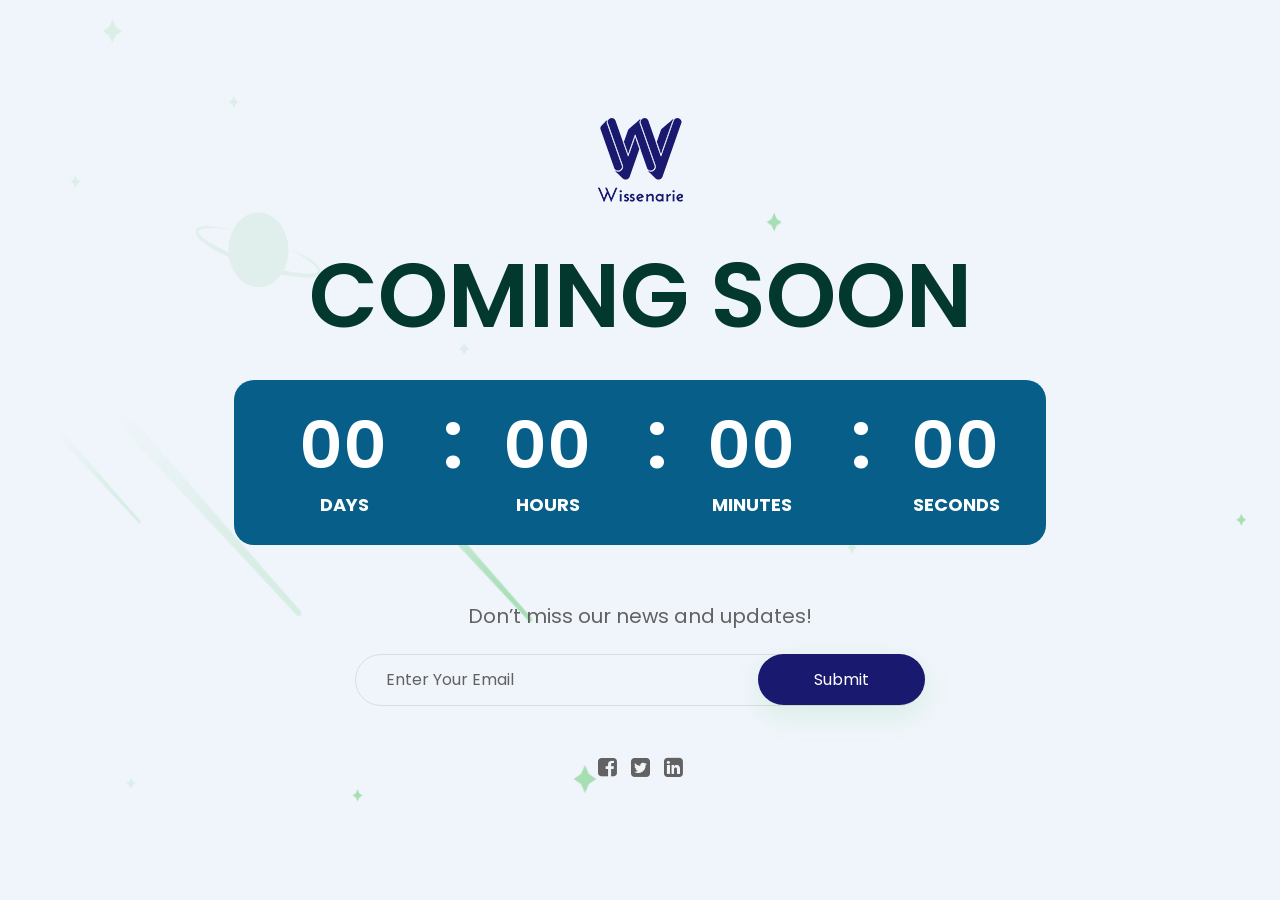
<file: comming-soon.html>
﻿<!DOCTYPE html>
<html>
<head>
<meta charset="utf-8">
<title>Wissenaire | Coming Soon</title>
<!-- Stylesheets -->
<link href="css/bootstrap.css" rel="stylesheet">
<link href="css/main.css" rel="stylesheet">
<link href="css/responsive.css" rel="stylesheet">

<link rel="shortcut icon" href="images/Wissenarie Blue Logo.png" type="image/x-icon">


<link href="https://fonts.googleapis.com/css2?family=Poppins:wght@300;400;500;600;700;800;900&family=Titillium+Web:wght@300;400;600;700;900&display=swap" rel="stylesheet">

<!-- Responsive -->
<meta http-equiv="X-UA-Compatible" content="IE=edge">
<meta name="viewport" content="width=device-width, initial-scale=1.0, maximum-scale=1.0, user-scalable=0">

<!--[if lt IE 9]><script src="https://cdnjs.cloudflare.com/ajax/libs/html5shiv/3.7.3/html5shiv.js"></script><![endif]-->
<!--[if lt IE 9]><script src="js/respond.js"></script><![endif]-->
</head>

<body>

<div class="page-wrapper">
 	
    <!-- Preloader -->
    <div class="preloader"></div>
 	
	<section class="comming-soon" style="background-image:url(images/background/pattern-3.png)">
    	<div class="auto-container">
        	<div class="content">
            	<div class="content-inner">
					<div class="logo">
						<a href="index.html"><img src="images/Wissenarie Blue Logo.png" alt=""></a>
					</div>
                	<h1>Coming Soon</h1>
                    <div class="time-counter"><div class="time-countdown clearfix" data-countdown="2021/3/10"></div></div>
                    <div class="miss">Don’t miss our news and updates!</div>
                    <!--Emailed Form-->
                    <div class="emailed-form">
                        <form method="post" action="contact.html">
                            <div class="form-group">
                                <input type="email" name="email" value="" placeholder="Enter your Email" required="">
                                <button type="submit" class="theme-btn btn-style-three"><span class="txt">Submit</span></button>
                            </div>
                        </form>
                    </div>
					<!-- Social Box -->
                    <div class="social-box">
						<a href="#" class="fa fa-facebook-square"></a>
						<a href="#" class="fa fa-twitter-square"></a>
						<a href="#" class="fa fa-linkedin-square"></a>
					</div>
                </div>
            </div>
        </div>
    </section>
	
</div>
<!--End pagewrapper-->

<!--Scroll to top-->
<div class="scroll-to-top scroll-to-target" data-target="html"><span class="fa fa-arrow-circle-up"></span></div>

<script src="js/jquery.js"></script>
<script src="js/popper.min.js"></script>
<script src="js/jquery.scrollTo.js"></script>
<script src="js/bootstrap.min.js"></script>
<script src="js/jquery.mCustomScrollbar.concat.min.js"></script>
<script src="js/jquery.fancybox.js"></script>
<script src="js/appear.js"></script>
<script src="js/jquery.countdown.js"></script>
<!--Master Slider-->
<script src="js/jquery.easing.min.js"></script>
<script src="js/owl.js"></script>
<script src="js/wow.js"></script>
<script src="js/jquery-ui.js"></script>
<script src="js/script.js"></script>

</body>
</html>
</file>
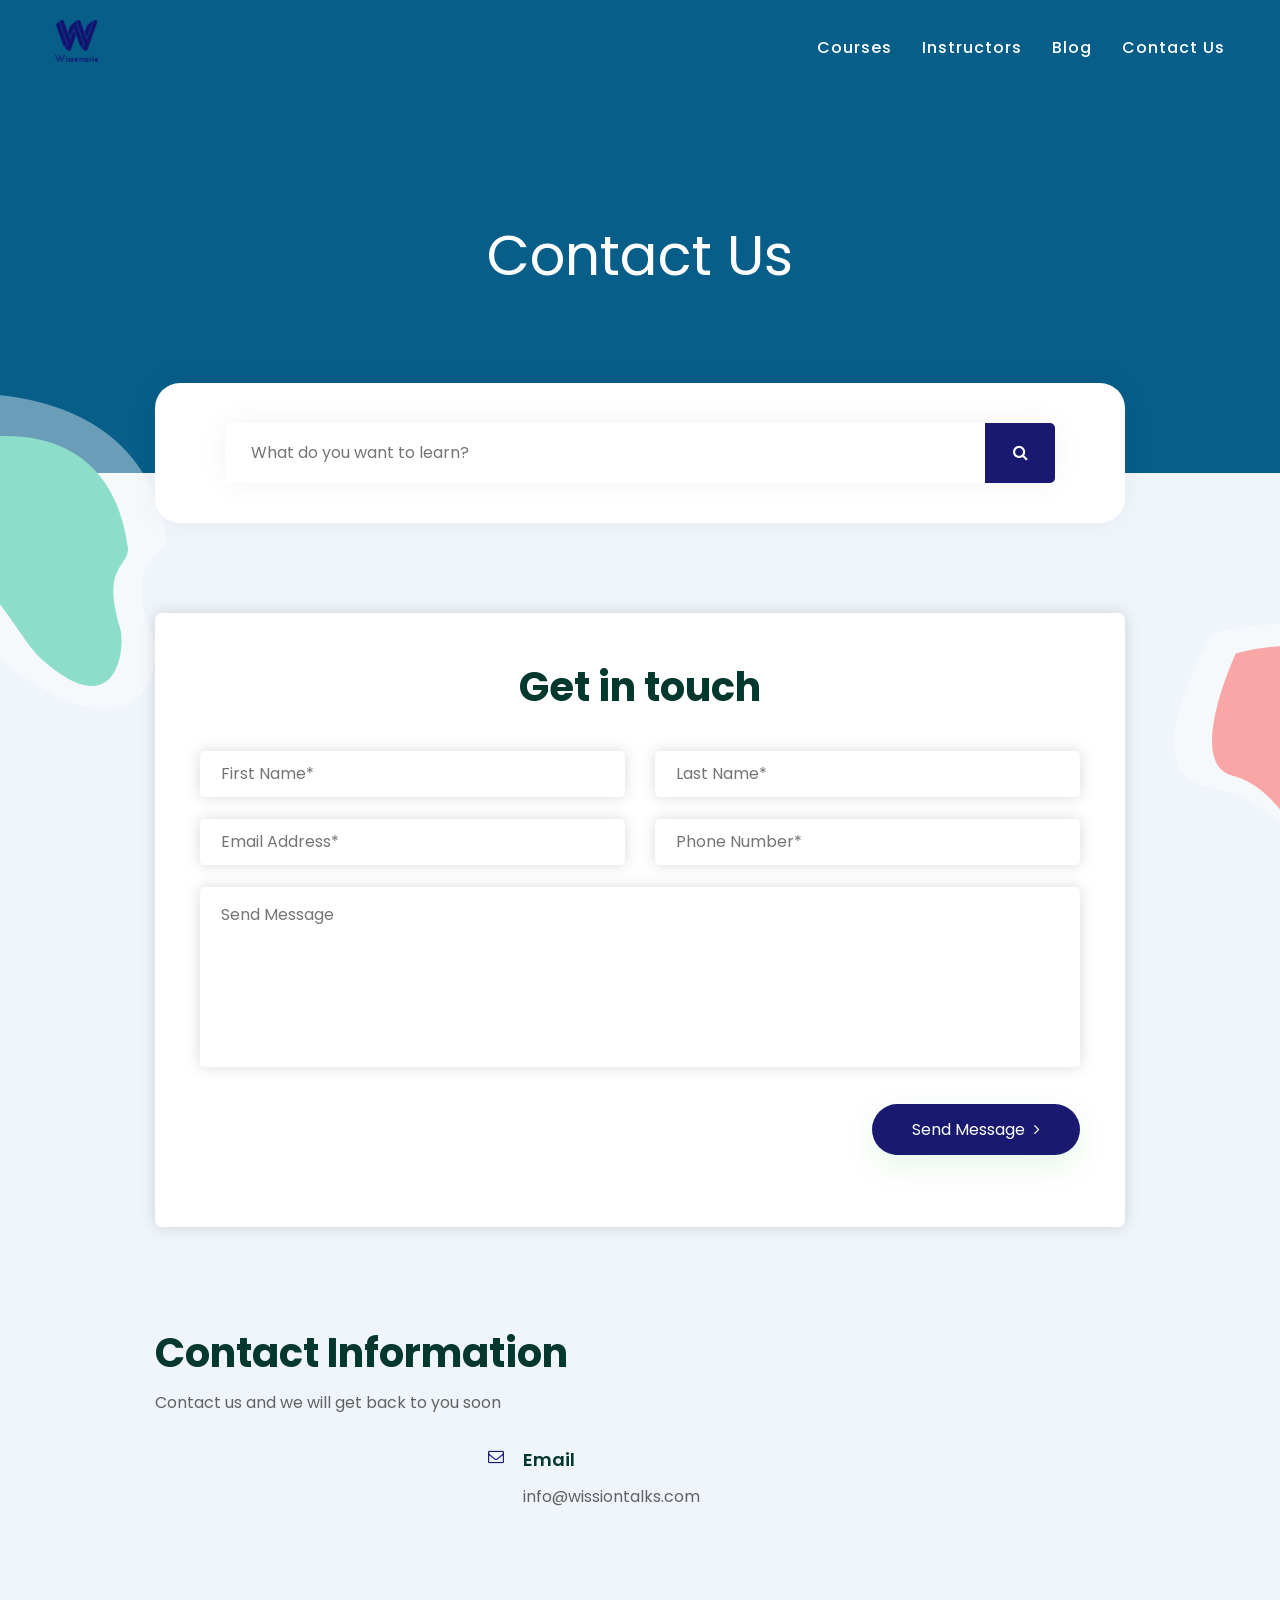
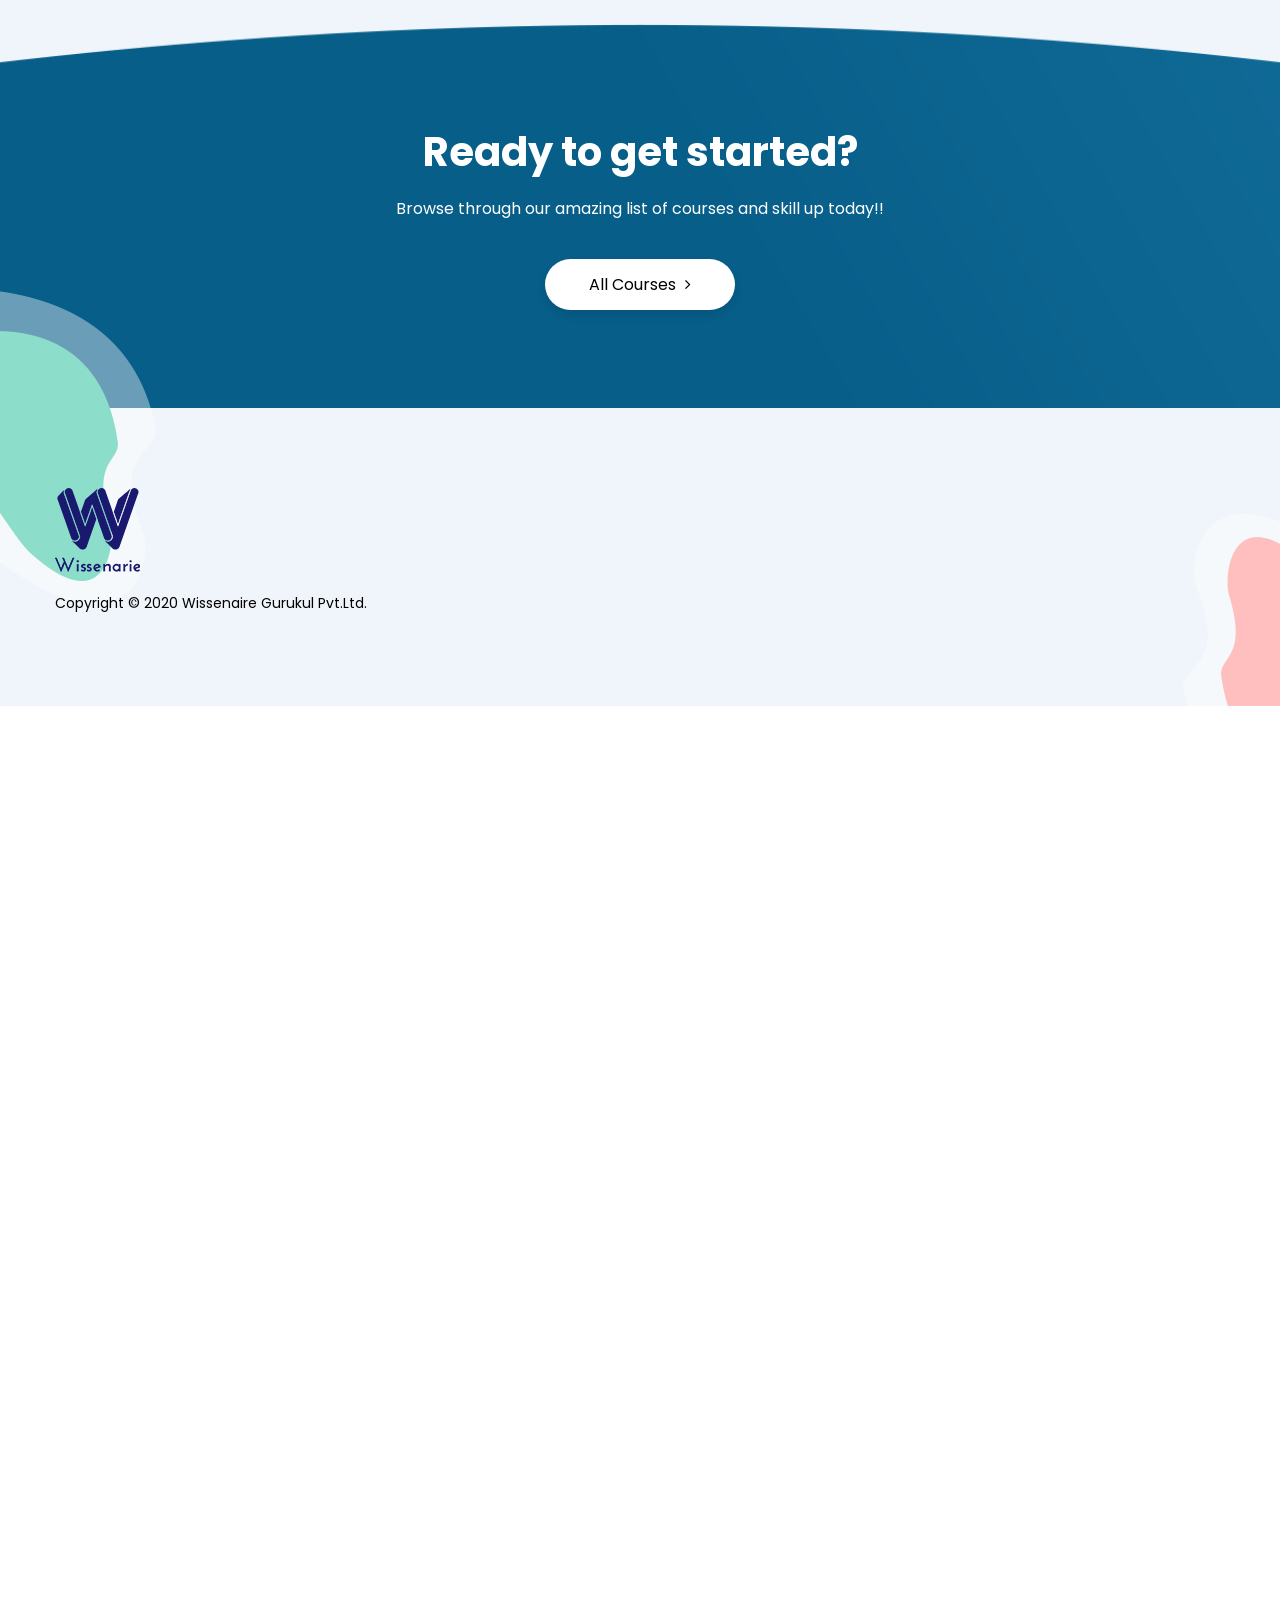
<file: contact.html>
﻿<!DOCTYPE html>
<html>
<head>
<meta charset="utf-8">
<title>Wissenarie | Contact</title>
<!-- Stylesheets -->
<link href="css/bootstrap.css" rel="stylesheet">
<link href="css/main.css" rel="stylesheet">
<link href="css/responsive.css" rel="stylesheet">

<link rel="shortcut icon" href="images/Wissenarie Blue Logo.png" type="image/x-icon">
<link rel="icon" href="images/Wissenarie Blue Logo.png" type="image/x-icon">

<link href="https://fonts.googleapis.com/css2?family=Poppins:wght@300;400;500;600;700;800;900&family=Titillium+Web:wght@300;400;600;700;900&display=swap" rel="stylesheet">

<!-- Responsive -->
<meta http-equiv="X-UA-Compatible" content="IE=edge">
<meta name="viewport" content="width=device-width, initial-scale=1.0, maximum-scale=1.0, user-scalable=0">

<!--[if lt IE 9]><script src="https://cdnjs.cloudflare.com/ajax/libs/html5shiv/3.7.3/html5shiv.js"></script><![endif]-->
<!--[if lt IE 9]><script src="js/respond.js"></script><![endif]-->
</head>

<body>

<div class="page-wrapper">
 	
    <!-- Preloader -->
    <div class="preloader"></div>
 	
    <!-- Main Header-->
    <header class="main-header header-style-one">
		
		<!-- Header Top -->
        
		
    	<!-- Header Upper -->
        <div class="header-upper">
        	<div class="auto-container">
            	<div class="clearfix">
                	
                	<div class="pull-left logo-box">
                    	<div class="logo"><a href="index.html"><img src="images/logo.png" alt="" title="Bootcamp"></a></div>
                    </div>
                   	
                   	<div class="nav-outer clearfix">
						<!--Mobile Navigation Toggler-->
                        <div class="mobile-nav-toggler"><span class="icon flaticon-menu"></span></div>
						<!-- Main Menu -->
						<nav class="main-menu show navbar-expand-md">
							<div class="navbar-header">
								<button class="navbar-toggler" type="button" data-toggle="collapse" data-target="#navbarSupportedContent" aria-controls="navbarSupportedContent" aria-expanded="false" aria-label="Toggle navigation">
									<span class="icon-bar"></span>
									<span class="icon-bar"></span>
									<span class="icon-bar"></span>
								</button>
							</div>

							<div class="navbar-collapse collapse clearfix" id="navbarSupportedContent">
								<ul class="navigation clearfix">
									
										
									</li>
									<li class="dropdown"><a href="course-path.html">Courses</a>
                                        <ul>
											<li><a href="course-list.html">Courses List</a></li>
                                        </ul>
                                    </li>
									
									<li class="dropdown"><a href="#">Instructors</a>
                                        <ul>
                                            <li><a href="comming-soon.html">Instructor Profile</a></li>
											
                                        </ul>
                                    </li>
									<li class="dropdown"><a href="comming-soon.html">Blog</a>
                                        
                                    </li>
									<li><a href="contact.html">Contact Us</a></li>
								</ul>
							</div>
							
						</nav>
						
					</div>
                   
                </div>
            </div>
        </div>
        <!-- End Header Upper -->
        
		<!-- Mobile Menu  -->
        <div class="mobile-menu">
            <div class="menu-backdrop"></div>
            <div class="close-btn"><span class="icon flaticon-multiply"></span></div>
            
            <nav class="menu-box">
                <div class="nav-logo"><a href="index.html"><img src="images/Wissenarie Blue Logo.png" alt="" title=""></a></div>
                <div class="menu-outer">
					<!--Here Menu Will Come Automatically Via Javascript / Same Menu as in Header-->
				</div>
            </nav>
        </div>
		<!-- End Mobile Menu -->
		
    </header>
    <!-- End Main Header -->
	
	<!-- Page Title -->
    <section class="page-title">
        <div class="auto-container">
			<h1>Contact Us</h1>
			
			<!-- Search Boxed -->
			<div class="search-boxed">
				<div class="search-box">
					<form method="post" action="contact.html">
						<div class="form-group">
							<input type="search" name="search-field" value="" placeholder="What do you want to learn?" required="">
							<button type="submit"><span class="icon fa fa-search"></span></button>
						</div>
					</form>
				</div>
			</div>
			
        </div>
    </section>
    <!--End Page Title-->
	
	<!-- Contact Page Section -->
	<section class="contact-page-section">
		<div class="patern-layer-one paroller" data-paroller-factor="0.40" data-paroller-factor-lg="0.20" data-paroller-type="foreground" data-paroller-direction="vertical" style="background-image: url(images/icons/icon-1.png)"></div>
		<div class="patern-layer-two paroller" data-paroller-factor="0.40" data-paroller-factor-lg="-0.20" data-paroller-type="foreground" data-paroller-direction="vertical" style="background-image: url(images/icons/icon-2.png)"></div>
		<div class="auto-container">
			<div class="inner-container">
				<!-- Sec Title -->
				<div class="sec-title centered">
					<h2><a href="http://idioms.in/in-touch/">Get in touch</a></h2>
				</div>
				
				<!-- Contact Form -->
				<div class="contact-form">
				
					<!-- Profile Form -->
					<form method="post" action="sendemail.php" id="contact-form">
						<div class="row clearfix">
							
							<div class="col-lg-6 col-md-6 col-sm-12 form-group">
								<input type="text" name="username" placeholder="First Name*" required="">
							</div>
							
							<div class="col-lg-6 col-md-6 col-sm-12 form-group">
								<input type="text" name="lastname" placeholder="Last Name*" required="">
							</div>
							
							<div class="col-lg-6 col-md-6 col-sm-12 form-group">
								<input type="email" name="email" placeholder="Email Address*" required="">
							</div>
							
							<div class="col-lg-6 col-md-6 col-sm-12 form-group">
								<input type="text" name="phone" placeholder="Phone Number*" required="">
							</div>
							
							<div class="col-lg-12 col-md-12 col-sm-12 form-group">
								<textarea class="" name="message" placeholder="Send Message"></textarea>
							</div>
							
							<div class="col-lg-12 col-md-12 col-sm-12 form-group text-right">
								<button class="theme-btn btn-style-three" type="submit" name="submit-form"><span class="txt">Send Message <i class="fa fa-angle-right"></i></span></button>
							</div>
							
						</div>
					</form>
						
				</div>
				
			</div>
			
			<!-- Contact Info Section -->
				<div class="contact-info-section">
					<div class="title-box">
						<h2>Contact Information</h2>
						<div class="text">Contact us and we will get back to you soon</div>
					</div>
					
				<div class="row clearfix">
					
					<!-- Info Column -->
					<div class="info-column col-lg-4 col-md-6 col-sm-12">
						
					</div>
					
					<!-- Info Column -->
					<div class="info-column col-lg-4 col-md-6 col-sm-12">
						<div class="info-inner">
							<div class="icon fa fa-envelope-o"></div>
							<strong>Email</strong>
							<ul>
								<li><a href="mailto:info@wissiontalks.com">info@wissiontalks.com</a></li>
								
							</ul>
						</div>
					</div>
					
					<!-- Info Column -->
					
					
				</div>
				
			</div>
			
		</div>
	</section>
	<!-- End Contact Page Section -->
	
	<!-- Map Section -->
	
	<!-- End Map Section -->
	
	<!-- Call To Action Section Two -->
	<section class="call-to-action-section-two" style="background-image: url(images/background/3.png)">
		<div class="auto-container">
			<div class="content">
				<h2>Ready to get started?</h2>
				<div class="text">Browse through our amazing list of courses and skill up today!!</div>
				<div class="buttons-box">
					
					<a href="course-list.html" class="theme-btn btn-style-two"><span class="txt">All Courses <i class="fa fa-angle-right"></i></span></a>
				</div>
			</div>
		</div>
	</section>
	<!-- End Call To Action Section Two -->
	
	<!--Main Footer-->
    <footer class="main-footer">
		<!-- Pattern Layer -->
		<div class="pattern-layer paroller" data-paroller-factor="0.60" data-paroller-factor-lg="0.20" data-paroller-type="foreground" data-paroller-direction="vertical" style="background-image:url(images/icons/icon-1.png)"></div>
		<div class="pattern-layer-two data-paroller-factor=" 0.60"="" data-paroller-factor-lg="0.20" data-paroller-type="foreground" data-paroller-direction="vertical" style="background-image:url(images/icons/icon-3.png)"></div>
		<div class="auto-container">
		
			<!-- Widgets Section -->
			<div class="widgets-section">
				<div class="row clearfix">
					
					<!-- Big Column -->
					<div class="big-column col-lg-6 col-md-12 col-sm-12">
						<div class="row clearfix">
							
							<!--Footer Column-->
							<div class="footer-column col-lg-7 col-md-6 col-sm-12">
								<div class="footer-widget logo-widget">
									<div class="logo">
										<a href="index.html"><img src="images/Wissenarie Blue Logo.png" alt="" style="align-content: center;"></a>
									</div>
									<div class="copyright" style="color: black;">Copyright &copy; 2020 Wissenaire Gurukul Pvt.Ltd.</div>
									
									<div class="copyright"></div>
								</div>
							</div>
							
							<!--Footer Column-->
							
							
						</div>
					</div>
					
					<!-- Big Column -->
					<div class="big-column col-lg-6 col-md-12 col-sm-12">
						<div class="row clearfix">
							
							<!--Footer Column-->
							<div class="footer-column col-lg-6 col-md-6 col-sm-12">
							   
							</div>
							
							<!--Footer Column-->
							<div class="footer-column col-lg-6 col-md-6 col-sm-12">
								
							</div>
						
						</div>
					</div>
					
				</div>
			</div>
			
		</div>
	</footer>
	
</div>
<!--End pagewrapper-->

<!--Scroll to top-->
<div class="scroll-to-top scroll-to-target" data-target="html"><span class="fa fa-arrow-circle-up"></span></div>

<script src="js/jquery.js"></script>
<script src="js/popper.min.js"></script>
<script src="js/jquery.scrollTo.js"></script>
<script src="js/bootstrap.min.js"></script>
<script src="js/jquery.mCustomScrollbar.concat.min.js"></script>
<script src="js/jquery.fancybox.js"></script>
<script src="js/appear.js"></script>
<script src="js/swiper.min.js"></script>
<script src="js/element-in-view.js"></script>
<script src="js/jquery.paroller.min.js"></script>
<script src="js/validate.js"></script>
<script src="js/parallax.min.js"></script>
<script src="js/tilt.jquery.min.js"></script>
<!--Master Slider-->
<script src="js/jquery.easing.min.js"></script>
<script src="js/owl.js"></script>
<script src="js/wow.js"></script>
<script src="js/jquery-ui.js"></script>
<script src="js/script.js"></script>

</body>
</html>
</file>
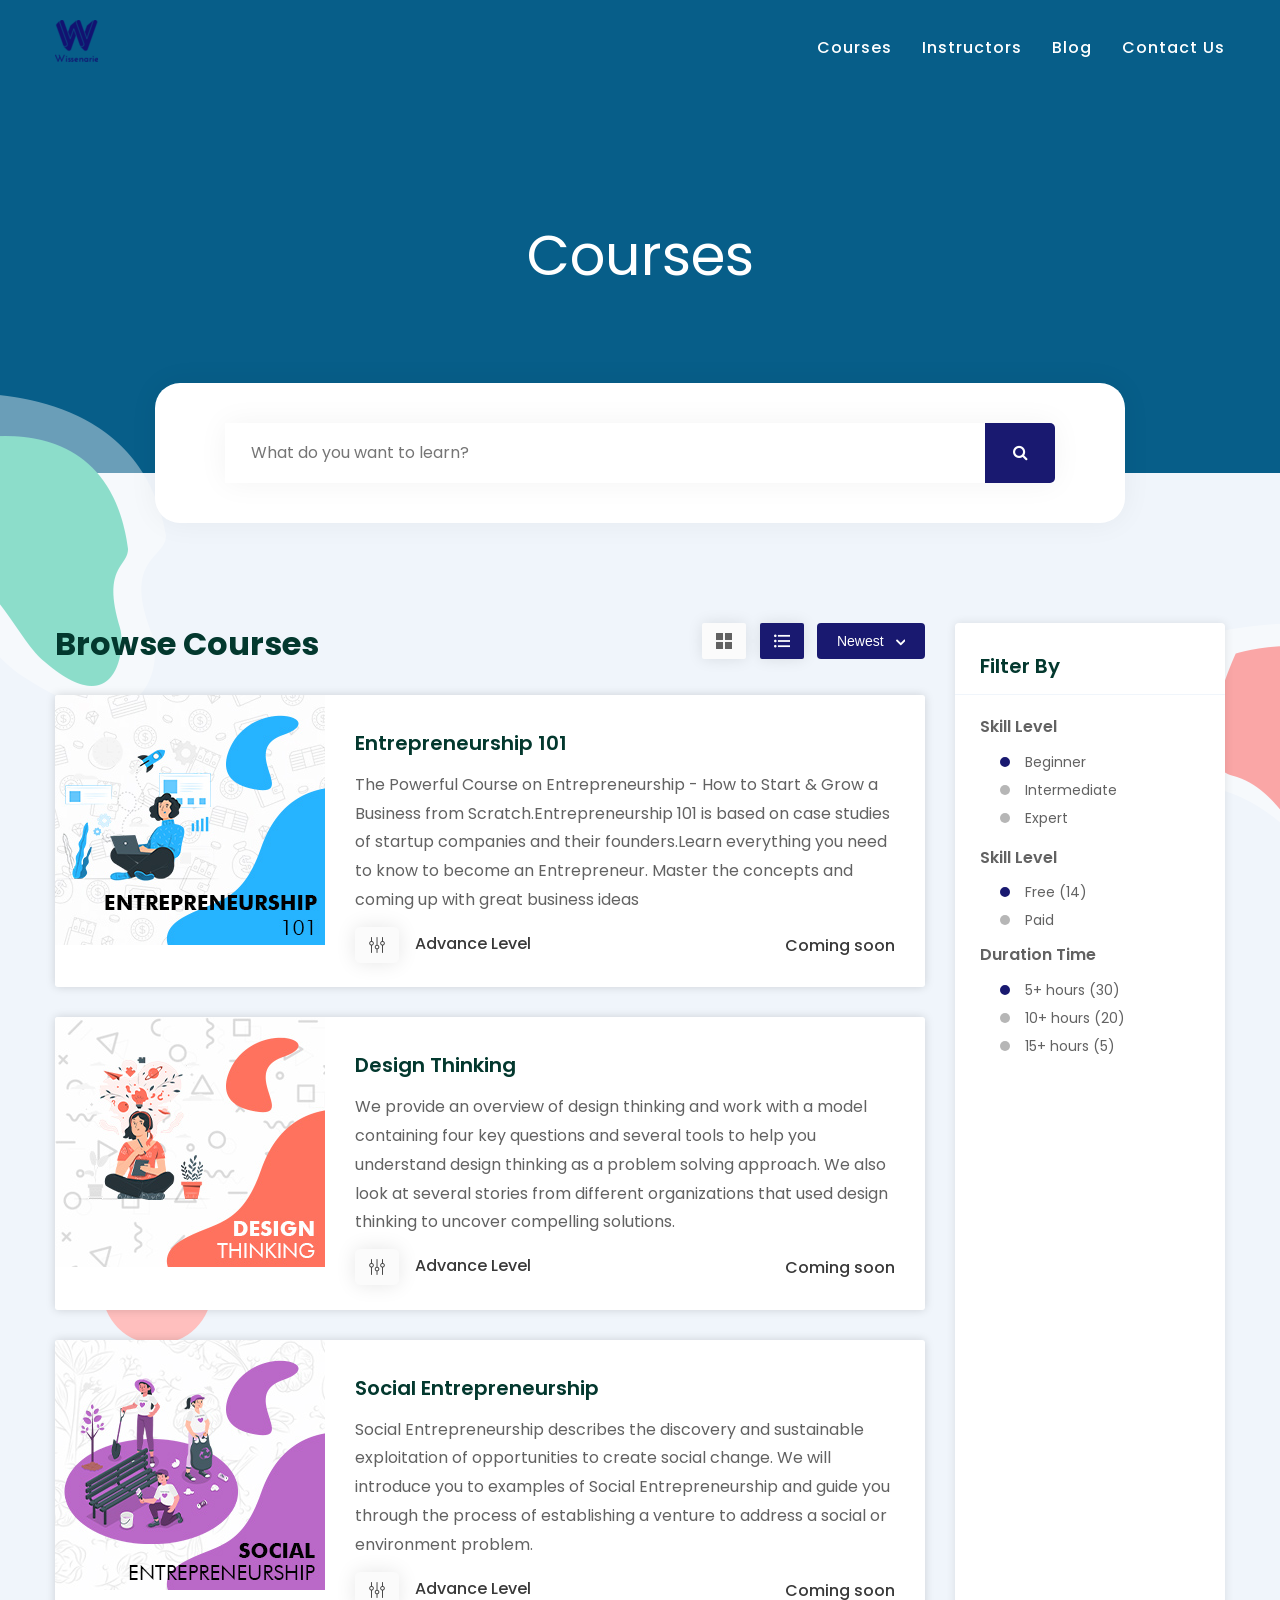
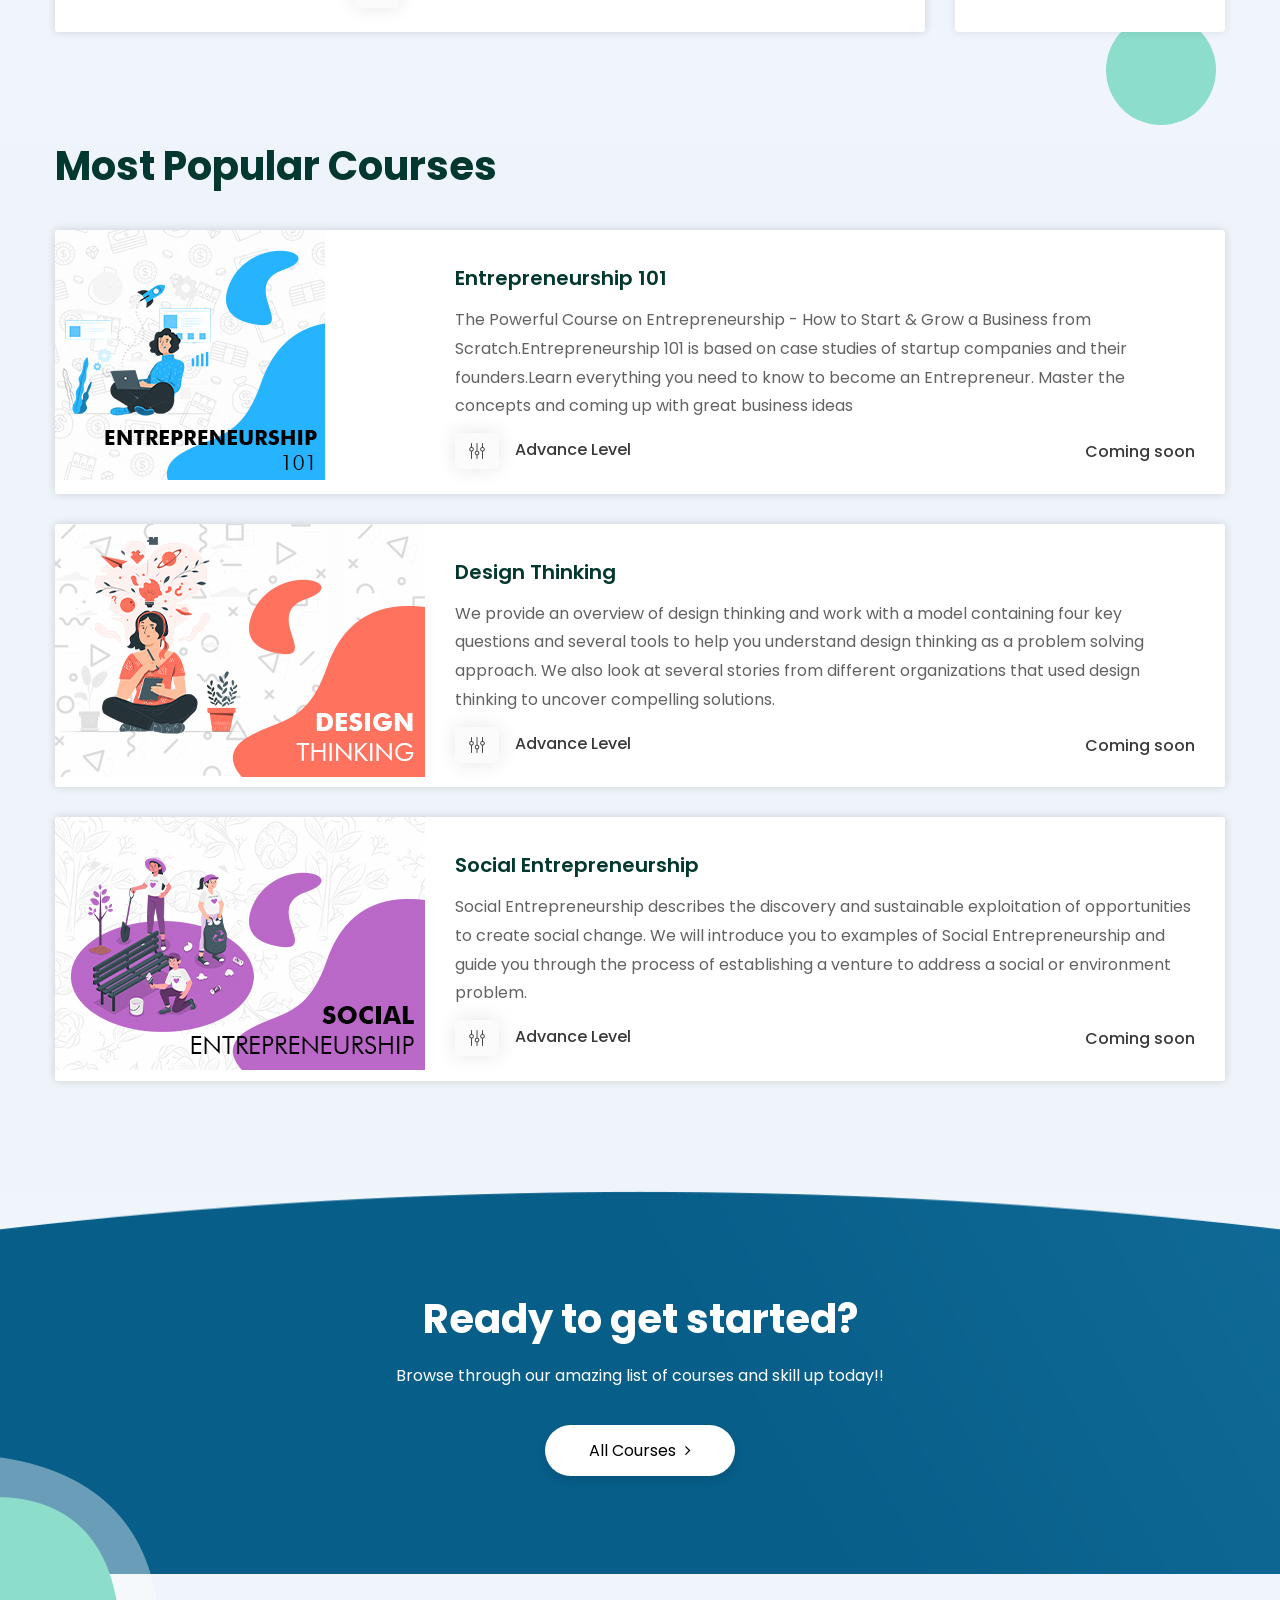
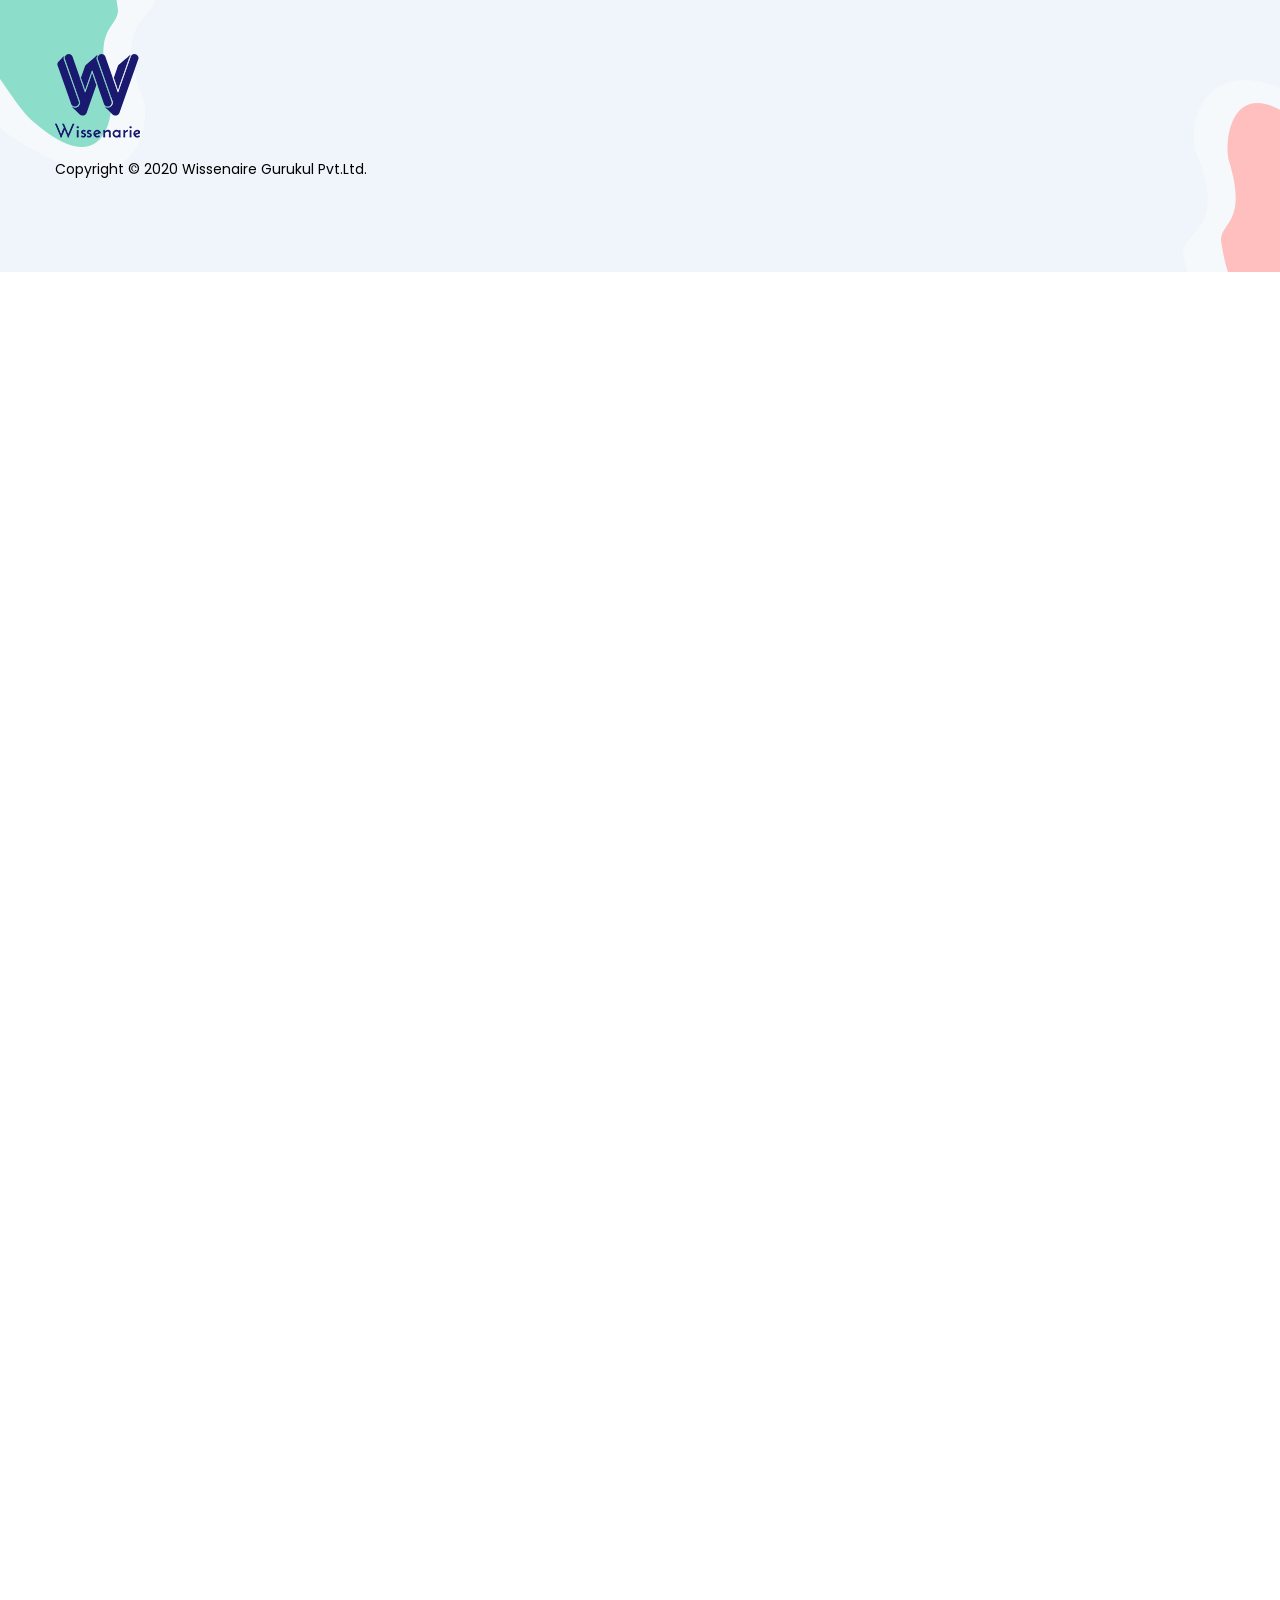
<file: course-list.html>
<!DOCTYPE html>
<html>
<head>
<meta charset="utf-8">
<title>Wissenaire | Courses List</title>
<!-- Stylesheets -->
<link href="css/bootstrap.css" rel="stylesheet">
<link href="css/main.css" rel="stylesheet">
<link href="css/responsive.css" rel="stylesheet">

<link rel="shortcut icon" href="images/Wissenarie Blue Logo.png" type="image/x-icon">
<link rel="icon" href="images/Wissenarie Blue Logo.png" type="image/x-icon">

<link href="https://fonts.googleapis.com/css2?family=Poppins:wght@300;400;500;600;700;800;900&family=Titillium+Web:wght@300;400;600;700;900&display=swap" rel="stylesheet">

<!-- Responsive -->
<meta http-equiv="X-UA-Compatible" content="IE=edge">
<meta name="viewport" content="width=device-width, initial-scale=1.0, maximum-scale=1.0, user-scalable=0">

<!--[if lt IE 9]><script src="https://cdnjs.cloudflare.com/ajax/libs/html5shiv/3.7.3/html5shiv.js"></script><![endif]-->
<!--[if lt IE 9]><script src="js/respond.js"></script><![endif]-->
</head>

<body>

<div class="page-wrapper">
 	
    <!-- Preloader -->
    <div class="preloader"></div>
 	
    <!-- Main Header-->
    <header class="main-header header-style-one">
		
		<!-- Header Top -->
        
		
    	<!-- Header Upper -->
        <div class="header-upper">
        	<div class="auto-container">
            	<div class="clearfix">
                	
                	<div class="pull-left logo-box">
                    	<div class="logo"><a href="index.html"><img src="images/logo.png" alt="" title="Bootcamp"></a></div>
                    </div>
                   	
                   	<div class="nav-outer clearfix">
						<!--Mobile Navigation Toggler-->
                        <div class="mobile-nav-toggler"><span class="icon flaticon-menu"></span></div>
						<!-- Main Menu -->
						<nav class="main-menu show navbar-expand-md">
							<div class="navbar-header">
								<button class="navbar-toggler" type="button" data-toggle="collapse" data-target="#navbarSupportedContent" aria-controls="navbarSupportedContent" aria-expanded="false" aria-label="Toggle navigation">
									<span class="icon-bar"></span>
									<span class="icon-bar"></span>
									<span class="icon-bar"></span>
								</button>
							</div>

							<div class="navbar-collapse collapse clearfix" id="navbarSupportedContent">
								<ul class="navigation clearfix">
									
										
									</li>
									<li class="dropdown"><a href="course-path.html">Courses</a>
                                        <ul>
											<li><a href="course-list.html">Courses List</a></li>
                                        </ul>
                                    </li>
									
									<li class="dropdown"><a href="coming-soon.html">Instructors</a>
                                        <ul>
                                            <li><a href="comming-soon.html">Instructor Profile</a></li>
											
                                        </ul>
                                    </li>
									<li class="dropdown"><a href="comming-soon.html">Blog</a>
                                        
                                    </li>
									<li><a href="contact.html">Contact Us</a></li>
								</ul>
							</div>
							
						</nav>
						
					</div>
                   
                </div>
            </div>
        </div>
        <!-- End Header Upper -->
        
		<!-- Mobile Menu  -->
        <div class="mobile-menu">
            <div class="menu-backdrop"></div>
            <div class="close-btn"><span class="icon flaticon-multiply"></span></div>
            
            <nav class="menu-box">
                <div class="nav-logo"><a href="index.html"><img src="images/Wissenarie Blue Logo.png" alt="" title=""></a></div>
                <div class="menu-outer">
					<!--Here Menu Will Come Automatically Via Javascript / Same Menu as in Header-->
				</div>
            </nav>
        </div>
		<!-- End Mobile Menu -->
		
    </header>
    <!-- End Main Header -->
	
	<!-- Page Title -->
    <section class="page-title">
        <div class="auto-container">
			<h1>Courses</h1>
			
			<!-- Search Boxed -->
			<div class="search-boxed">
				<div class="search-box">
					<form method="post" action="contact.html">
						<div class="form-group">
							<input type="search" name="search-field" value="" placeholder="What do you want to learn?" required="">
							<button type="submit"><span class="icon fa fa-search"></span></button>
						</div>
					</form>
				</div>
			</div>
			
        </div>
    </section>
    <!--End Page Title-->
	
	<!--Sidebar Page Container-->
    <div class="sidebar-page-container">
		<div class="patern-layer-one paroller" data-paroller-factor="0.40" data-paroller-factor-lg="0.20" data-paroller-type="foreground" data-paroller-direction="vertical" style="background-image: url(images/icons/icon-1.png)"></div>
		<div class="patern-layer-two paroller" data-paroller-factor="0.40" data-paroller-factor-lg="-0.20" data-paroller-type="foreground" data-paroller-direction="vertical" style="background-image: url(images/icons/icon-2.png)"></div>
		<div class="circle-one"></div>
		<div class="circle-two"></div>
    	<div class="auto-container">
        	<div class="row clearfix">
				
				<!-- Content Side -->
                <div class="content-side col-lg-9 col-md-12 col-sm-12">
                	<div class="our-courses">
						
						<!-- Options View -->
						<div class="options-view">
							<div class="clearfix">
								<div class="pull-left">
									<h3>Browse Courses</h3>
								</div>
								<div class="pull-right clearfix">
									<!-- List View -->
									<ul class="list-view">
										<li><a href="course.html"><span class="icon flaticon-grid"></span></a></li>
										<li class="active"><a href="course-list.html"><span class="icon flaticon-list-1"></span></a></li>
									</ul>
									
									<!-- Type Form -->
									<div class="type-form">
										<form method="post" action="index.html">
											
											<!-- Form Group -->
											<div class="form-group">
												<select class="custom-select-box">
													<option>Newest</option>
													<option>Old</option>
												</select>
											</div>
											
										</form>
									</div>
									
								</div>
							</div>
						</div>
						
						<!-- Cource Block Two -->
						<div class="cource-block-three">
							<div class="inner-box">
								<div class="image">
									<a href="course-detail.html"><img src="images/e1.jpg" alt=""></a>
								</div>
								<div class="content-box">
									<div class="box-inner">
										<h5><a href="comming-soon.html">Entrepreneurship 101</a></h5>
										<div class="text">The Powerful Course on Entrepreneurship - How to Start & Grow a Business from Scratch.Entrepreneurship 101 is based on case studies of startup companies and their founders.Learn everything you need to know to become an Entrepreneur. Master the concepts and coming up with great business ideas</div>
										<div class="clearfix">
											<div class="pull-left">
												<div class="level-box">
													<span class="icon flaticon-settings-1"></span>
													Advance Level
												</div>
											</div>
											<div class="pull-right clearfix">
												<div class="students">Coming soon</div>
												
											</div>
										</div>
									</div>
								</div>
							</div>
						</div>
						
						<!-- Cource Block Two -->
						<div class="cource-block-three">
							<div class="inner-box wow fadeInUp" data-wow-delay="150ms" data-wow-duration="1500ms">
								<div class="image">
									<a href="course-detail.html"><img src="images/ds1.jpg" alt=""></a>
								</div>
								<div class="content-box">
									<div class="box-inner">
										<h5><a href="coming-soon.html">Design Thinking</a></h5>
										<div class="text">We provide an overview of design thinking and work with a model containing four key questions and several tools to help you understand design thinking as a problem solving approach. We also look at several stories from different organizations that used design thinking to uncover compelling solutions.</div>
										<div class="clearfix">
											<div class="pull-left">
												<div class="level-box">
													<span class="icon flaticon-settings-1"></span>
													Advance Level
												</div>
											</div>
											<div class="pull-right clearfix">
												<div class="students">Coming soon</div>
												
											</div>
										</div>
									</div>
								</div>
							</div>
						</div>
						
						<!-- Cource Block Two -->
						<div class="cource-block-three">
							<div class="inner-box">
								<div class="image">
									<a href="course-detail.html"><img src="images/se1.jpg" alt=""></a>
								</div>
								<div class="content-box">
									<div class="box-inner">
										<h5><a href="coming-soon.html">Social Entrepreneurship </a></h5>
										<div class="text">Social Entrepreneurship describes the discovery and sustainable exploitation of opportunities to create social change. We will introduce you to examples of Social Entrepreneurship and guide you through the process of establishing a venture to address a social or environment problem.</div>
										<div class="clearfix">
											<div class="pull-left">
												<div class="level-box">
													<span class="icon flaticon-settings-1"></span>
													Advance Level
												</div>
											</div>
											<div class="pull-right clearfix">
												<div class="students">Coming soon</div>
												
											</div>
										</div>
									</div>
								</div>
							</div>
						</div>
						
						<!-- Cource Block Two -->
						
						
					</div>
					
				</div>
				
				<!-- Sidebar Side -->
                <div class="sidebar-side col-lg-3 col-md-12 col-sm-12">
					<div class="sidebar-inner">
						<aside class="sidebar">
							
							<!-- Filter Widget -->
							<div class="filter-widget">
								<h5>Filter By</h5>
								
								<div class="skills-box">
									
									<!-- Skills Form -->
									<div class="skills-form">
										<form method="post" action="index.html">
											<span>Skill Level</span>
											
											<!-- Radio Box -->
											<div class="radio-box">
												<input type="radio" name="remember-password" checked="" id="type-1"> 
												<label for="type-1">Beginner</label>
											</div>
											
											<!-- Radio Box -->
											<div class="radio-box">
												<input type="radio" name="remember-password" id="type-2"> 
												<label for="type-2">Intermediate</label>
											</div>
											
											<!-- Radio Box -->
											<div class="radio-box">
												<input type="radio" name="remember-password" id="type-3"> 
												<label for="type-3">Expert</label>
											</div>
											
										</form>
									</div>
									
								</div>
								
								<div class="skills-box-two">
									
									<!-- Skills Form -->
									<div class="skills-form-two">
										<form method="post" action="index.html">
											<span>Skill Level</span>
											
											<!-- Radio Box -->
											<div class="radio-box">
												<input type="radio" name="remember-password" checked="" id="type-4"> 
												<label for="type-4">Free (14)</label>
											</div>
											
											<!-- Radio Box -->
											<div class="radio-box">
												<input type="radio" name="remember-password" id="type-5"> 
												<label for="type-5">Paid</label>
											</div>
											
										</form>
									</div>
									
								</div>
								
								<div class="skills-box-three">
									
									<!-- Skills Form -->
									<div class="skills-form-three">
										<form method="post" action="index.html">
											<span>Duration Time</span>
											
											<!-- Radio Box -->
											<div class="radio-box-three">
												<input type="radio" name="remember-password" checked="" id="type-7">
												<label for="type-7">5+ hours (30)</label>
											</div>
											
											<!-- Radio Box -->
											<div class="radio-box-three">
												<input type="radio" name="remember-password" id="type-8"> 
												<label for="type-8">10+ hours (20)</label>
											</div>
											
											<!-- Radio Box -->
											<div class="radio-box-three">
												<input type="radio" name="remember-password" id="type-9"> 
												<label for="type-9">15+ hours (5)</label>
											</div>
											
										</form>
									</div>
									
								</div>
								
							</div>
							
						</aside>
					</div>
				</div>
				
			</div>
			
			<!-- Post Share Options -->
			
			
		</div>
	</div>
	
	<!-- Popular Courses -->
	<section class="popular-courses-section">
		<div class="auto-container">
			<div class="sec-title">
				<h2>Most Popular Courses</h2>
			</div>
			
			<!-- Cource Block Four -->
			<div class="cource-block-four">
				<div class="inner-box wow fadeInUp" data-wow-delay="0ms" data-wow-duration="1500ms">
					<div class="image">
						<a href="course-detail.html"><img src="images/e1.jpg" alt="" ></a>
					</div>
					<div class="content-box">
						<div class="box-inner">
							<h5><a href="coming-soon.html">Entrepreneurship 101</a></h5>
							<div class="text">The Powerful Course on Entrepreneurship - How to Start & Grow a Business from Scratch.Entrepreneurship 101 is based on case studies of startup companies and their founders.Learn everything you need to know to become an Entrepreneur. Master the concepts and coming up with great business ideas</div>
							<div class="clearfix">
								<div class="pull-left">
									<div class="level-box">
										<span class="icon flaticon-settings-1"></span>
										Advance Level
									</div>
								</div>
								<div class="pull-right clearfix">
									<div class="students">Coming soon</div>
									
								</div>
							</div>
						</div>
					</div>
				</div>
			</div>
			
			<!-- Cource Block Four -->
			<div class="cource-block-four">
				<div class="inner-box wow fadeInUp" data-wow-delay="150ms" data-wow-duration="1500ms">
					<div class="image">
						<a href="course-detail.html"><img src="images/ds.jpg" alt=""></a>
					</div>
					<div class="content-box">
						<div class="box-inner">
							<h5><a href="coming-soon.html">Design Thinking</a></h5>
							<div class="text">We provide an overview of design thinking and work with a model containing four key questions and several tools to help you understand design thinking as a problem solving approach. We also look at several stories from different organizations that used design thinking to uncover compelling solutions.</div>
							<div class="clearfix">
								<div class="pull-left">
									<div class="level-box">
										<span class="icon flaticon-settings-1"></span>
										Advance Level
									</div>
								</div>
								<div class="pull-right clearfix">
									<div class="students">Coming soon</div>
									
								</div>
							</div>
						</div>
					</div>
				</div>
			</div>
			
			<!-- Cource Block Four -->
			<div class="cource-block-four">
				<div class="inner-box wow fadeInUp" data-wow-delay="300ms" data-wow-duration="1500ms">
					<div class="image">
						<a href="course-detail.html"><img src="images/se.jpg" alt=""></a>
					</div>
					<div class="content-box">
						<div class="box-inner">
							<h5><a href="coming-soon.html">Social Entrepreneurship </a></h5>
							<div class="text">Social Entrepreneurship describes the discovery and sustainable exploitation of opportunities to create social change. We will introduce you to examples of Social Entrepreneurship and guide you through the process of establishing a venture to address a social or environment problem.</div>
							<div class="clearfix">
								<div class="pull-left">
									<div class="level-box">
										<span class="icon flaticon-settings-1"></span>
										Advance Level
									</div>
								</div>
								<div class="pull-right clearfix">
									<div class="students">Coming soon</div>
									
								</div>
							</div>
						</div>
					</div>
				</div>
			</div>
			
		</div>
	</section>
	<!-- End Popular Courses -->
	
	<!-- Call To Action Section Two -->
	<section class="call-to-action-section-two" style="background-image: url(images/background/3.png)">
		<div class="auto-container">
			<div class="content">
				<h2>Ready to get started?</h2>
				<div class="text">Browse through our amazing list of courses and skill up today!!</div>
				<div class="buttons-box">
					
					<a href="course-list.html" class="theme-btn btn-style-two"><span class="txt">All Courses <i class="fa fa-angle-right"></i></span></a>
				</div>
			</div>
		</div>
	</section>
	<!-- End Call To Action Section Two -->
	
	<!--Main Footer-->
    <footer class="main-footer">
		<!-- Pattern Layer -->
		<div class="pattern-layer paroller" data-paroller-factor="0.60" data-paroller-factor-lg="0.20" data-paroller-type="foreground" data-paroller-direction="vertical" style="background-image:url(images/icons/icon-1.png)"></div>
		<div class="pattern-layer-two data-paroller-factor=" 0.60"="" data-paroller-factor-lg="0.20" data-paroller-type="foreground" data-paroller-direction="vertical" style="background-image:url(images/icons/icon-3.png)"></div>
		<div class="auto-container">
		
			<!-- Widgets Section -->
			<div class="widgets-section">
				<div class="row clearfix">
					
					<!-- Big Column -->
					<div class="big-column col-lg-6 col-md-12 col-sm-12">
						<div class="row clearfix">
							
							<!--Footer Column-->
							<div class="footer-column col-lg-7 col-md-6 col-sm-12">
								<div class="footer-widget logo-widget">
									<div class="logo">
										<a href="index.html"><img src="images/Wissenarie Blue Logo.png" alt="" style="align-content: center;"></a>
									</div>
									<div class="copyright" style="color: black;">Copyright &copy; 2020 Wissenaire Gurukul Pvt.Ltd.</div>
									
									<div class="copyright"></div>
								</div>
							</div>
							
							<!--Footer Column-->
							
							
						</div>
					</div>
					
					<!-- Big Column -->
					<div class="big-column col-lg-6 col-md-12 col-sm-12">
						<div class="row clearfix">
							
							<!--Footer Column-->
							<div class="footer-column col-lg-6 col-md-6 col-sm-12">
							   
							</div>
							
							<!--Footer Column-->
							<div class="footer-column col-lg-6 col-md-6 col-sm-12">
								
							</div>
						
						</div>
					</div>
					
				</div>
			</div>
			
		</div>
	</footer>
	
</div>
<!--End pagewrapper-->

<!--Scroll to top-->
<div class="scroll-to-top scroll-to-target" data-target="html"><span class="fa fa-arrow-circle-up"></span></div>

<script src="js/jquery.js"></script>
<script src="js/popper.min.js"></script>
<script src="js/jquery.scrollTo.js"></script>
<script src="js/bootstrap.min.js"></script>
<script src="js/jquery.mCustomScrollbar.concat.min.js"></script>
<script src="js/jquery.fancybox.js"></script>
<script src="js/appear.js"></script>
<script src="js/swiper.min.js"></script>
<script src="js/element-in-view.js"></script>
<script src="js/jquery.paroller.min.js"></script>
<script src="js/parallax.min.js"></script>
<script src="js/tilt.jquery.min.js"></script>
<!--Master Slider-->
<script src="js/jquery.easing.min.js"></script>
<script src="js/owl.js"></script>
<script src="js/wow.js"></script>
<script src="js/jquery-ui.js"></script>
<script src="js/script.js"></script>

</body>
</html>
</file>
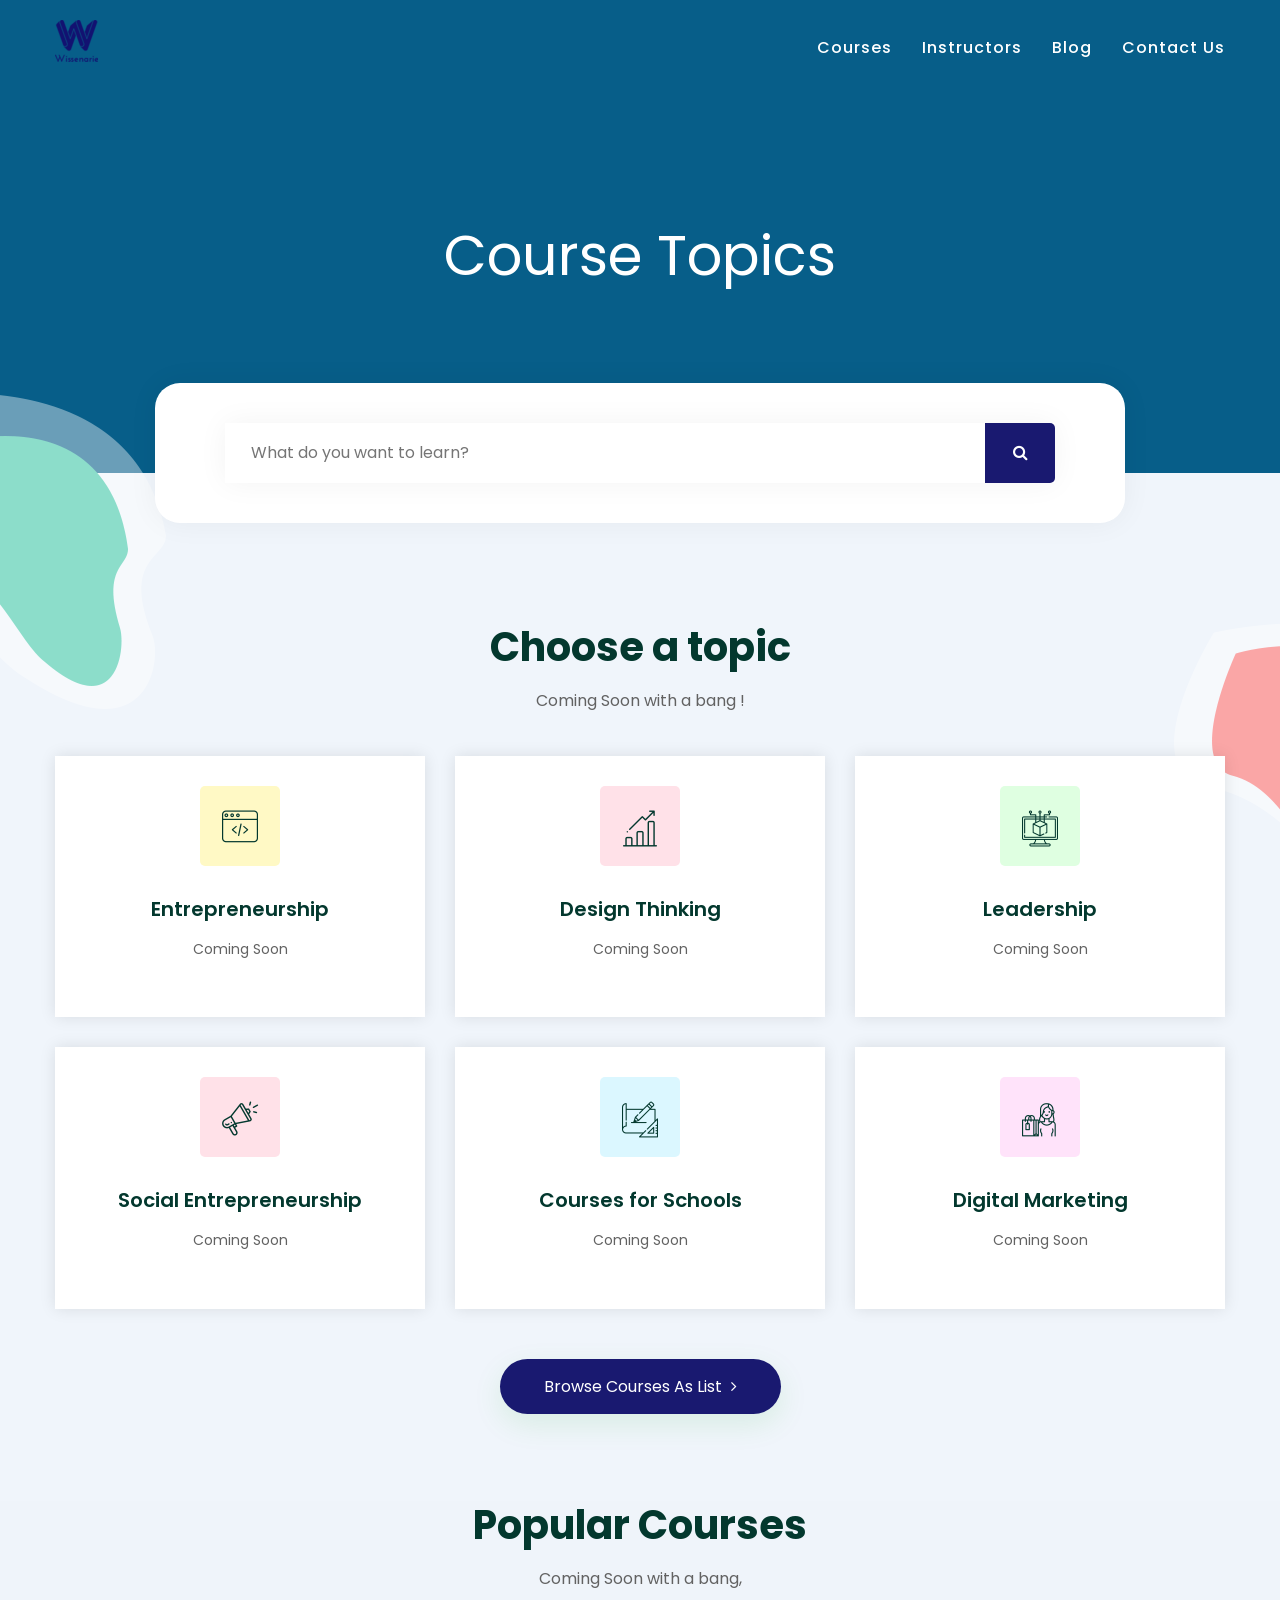
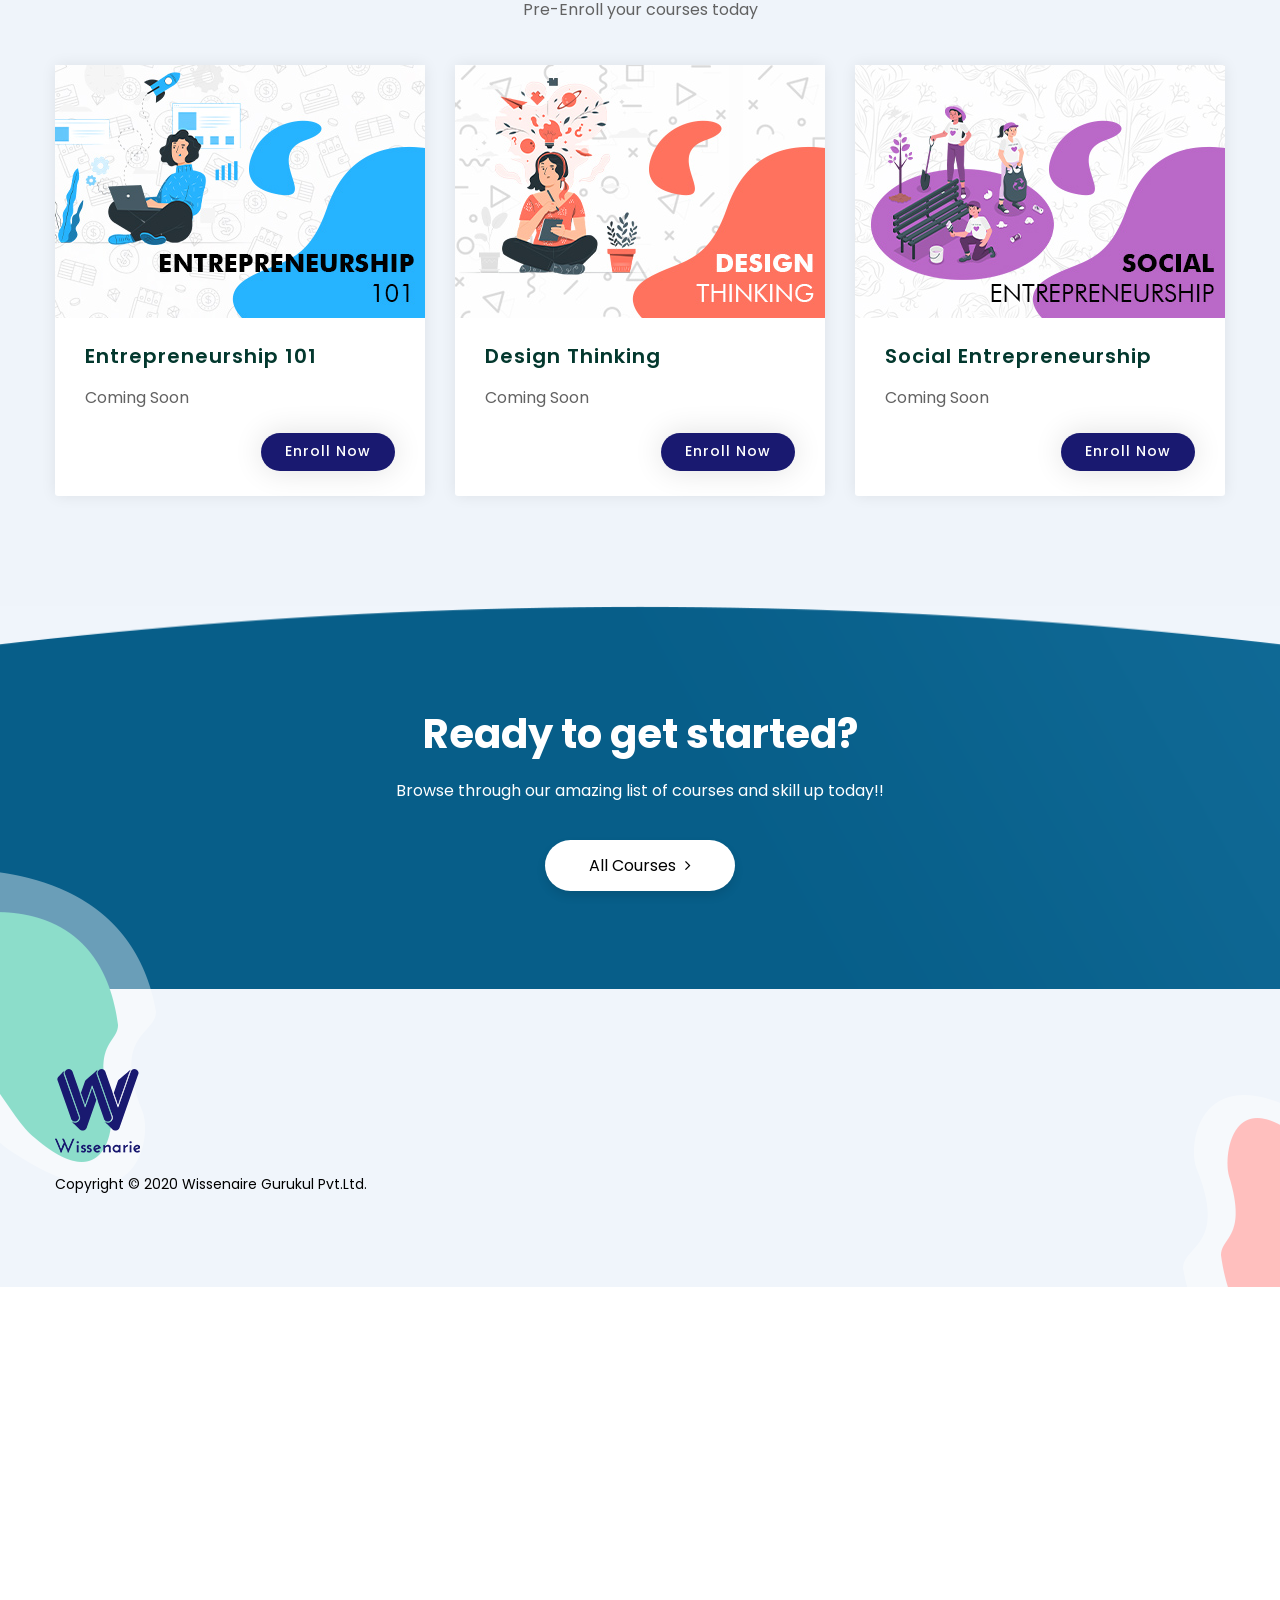
<file: course-path.html>
﻿<!DOCTYPE html>
<html>
<head>
<meta charset="utf-8">
<title>Courses Wissenarie</title>
<!-- Stylesheets -->
<link href="css/bootstrap.css" rel="stylesheet">
<link href="css/main.css" rel="stylesheet">
<link href="css/responsive.css" rel="stylesheet">

<link rel="shortcut icon" href="images/Wissenarie Blue Logo.png" type="image/x-icon">


<link href="https://fonts.googleapis.com/css2?family=Poppins:wght@300;400;500;600;700;800;900&family=Titillium+Web:wght@300;400;600;700;900&display=swap" rel="stylesheet">

<!-- Responsive -->
<meta http-equiv="X-UA-Compatible" content="IE=edge">
<meta name="viewport" content="width=device-width, initial-scale=1.0, maximum-scale=1.0, user-scalable=0">

<!--[if lt IE 9]><script src="https://cdnjs.cloudflare.com/ajax/libs/html5shiv/3.7.3/html5shiv.js"></script><![endif]-->
<!--[if lt IE 9]><script src="js/respond.js"></script><![endif]-->
</head>

<body>

<div class="page-wrapper">
 	
    <!-- Preloader -->
    <div class="preloader"></div>
 	
    <!-- Main Header-->
    <header class="main-header header-style-one">
		
		<!-- Header Top -->
        
		
    	<!-- Header Upper -->
        <div class="header-upper">
        	<div class="auto-container">
            	<div class="clearfix">
                	
                	<div class="pull-left logo-box">
                    	<div class="logo"><a href="index.html"><img src="images/logo.png" alt="" title="Bootcamp"></a></div>
                    </div>
                   	
                   	<div class="nav-outer clearfix">
						<!--Mobile Navigation Toggler-->
                        <div class="mobile-nav-toggler"><span class="icon flaticon-menu"></span></div>
						<!-- Main Menu -->
						<nav class="main-menu show navbar-expand-md">
							<div class="navbar-header">
								<button class="navbar-toggler" type="button" data-toggle="collapse" data-target="#navbarSupportedContent" aria-controls="navbarSupportedContent" aria-expanded="false" aria-label="Toggle navigation">
									<span class="icon-bar"></span>
									<span class="icon-bar"></span>
									<span class="icon-bar"></span>
								</button>
							</div>

							<div class="navbar-collapse collapse clearfix" id="navbarSupportedContent">
								<ul class="navigation clearfix">
									
										
									</li>
									<li class="dropdown"><a href="course-path.html">Courses</a>
                                        <ul>
											<li><a href="course-list.html">Courses List</a></li>
                                        </ul>
                                    </li>
									
									<li class="dropdown"><a href="#">Instructors</a>
                                        <ul>
                                            <li><a href="comming-soon.html">Instructor Profile</a></li>
											
                                        </ul>
                                    </li>
									<li class="dropdown"><a href="comming-soon.html">Blog</a>
                                        
                                    </li>
									<li><a href="contact.html">Contact Us</a></li>
								</ul>
							</div>
							
						</nav>
						
					</div>
                   
                </div>
            </div>
        </div>
        <!-- End Header Upper -->
        
		<!-- Mobile Menu  -->
        <div class="mobile-menu">
            <div class="menu-backdrop"></div>
            <div class="close-btn"><span class="icon flaticon-multiply"></span></div>
            
            <nav class="menu-box">
                <div class="nav-logo"><a href="index.html"><img src="images/Wissenarie Blue Logo.png" alt="" title=""></a></div>
                <div class="menu-outer">
					<!--Here Menu Will Come Automatically Via Javascript / Same Menu as in Header-->
				</div>
            </nav>
        </div>
		<!-- End Mobile Menu -->
		
    </header>
    <!-- End Main Header -->
	
	<!-- Page Title -->
    <section class="page-title">
        <div class="auto-container">
			<h1>Course Topics</h1>
			
			<!-- Search Boxed -->
			<div class="search-boxed">
				<div class="search-box">
					<form method="post" action="contact.html">
						<div class="form-group">
							<input type="search" name="search-field" value="" placeholder="What do you want to learn?" required="">
							<button type="submit"><span class="icon fa fa-search"></span></button>
						</div>
					</form>
				</div>
			</div>
			
        </div>
    </section>
    <!--End Page Title-->
	
	<!-- Topics Courses -->
	<section class="topics-section">
		<div class="patern-layer-one paroller" data-paroller-factor="0.40" data-paroller-factor-lg="0.20" data-paroller-type="foreground" data-paroller-direction="vertical" style="background-image: url(images/icons/icon-1.png)"></div>
		<div class="patern-layer-two paroller" data-paroller-factor="0.40" data-paroller-factor-lg="-0.20" data-paroller-type="foreground" data-paroller-direction="vertical" style="background-image: url(images/icons/icon-2.png)"></div>
		<div class="auto-container">
			<div class="sec-title centered">
				<h2>Choose a topic</h2>
				<div class="text">Coming Soon with a bang !</div>
			</div>
			<div class="row clearfix">
				
				<!-- Topic Block -->
				<div class="topic-block col-lg-4 col-md-6 col-sm-12">
					<div class="inner-box">
						<div class="icon-box">
							<a href="course.html" class="overlay-link"></a>
							<span class="icon flaticon-code"></span>
						</div>
						<h5><a href="course.html">Entrepreneurship</a></h5>
						<div class="text">Coming Soon</div>
						<div class="clearfix">
							
						</div>
					</div>
				</div>
				
				<!-- Topic Block -->
				<div class="topic-block col-lg-4 col-md-6 col-sm-12">
					<div class="inner-box">
						<div class="icon-box">
							<a href="course.html" class="overlay-link"></a>
							<span class="icon flaticon-graphic"></span>
						</div>
						<h5><a href="course.html">Design Thinking</a></h5>
						<div class="text">Coming Soon</div>
						<div class="clearfix">
							
						</div>
					</div>
				</div>
				
				<!-- Topic Block -->
				<div class="topic-block col-lg-4 col-md-6 col-sm-12">
					<div class="inner-box">
						<div class="icon-box">
							<a href="course.html" class="overlay-link"></a>
							<span class="icon flaticon-code-1"></span>
						</div>
						<h5><a href="course.html">Leadership</a></h5>
						<div class="text">Coming Soon</div>
						<div class="clearfix">
							
						</div>
					</div>
				</div>
				
				<!-- Topic Block -->
				<div class="topic-block col-lg-4 col-md-6 col-sm-12">
					<div class="inner-box">
						<div class="icon-box">
							<a href="course.html" class="overlay-link"></a>
							<span class="icon flaticon-shout"></span>
						</div>
						<h5><a href="course.html">Social Entrepreneurship</a></h5>
						<div class="text">Coming Soon</div>
						
					</div>
				</div>
				
				<!-- Topic Block -->
				<div class="topic-block col-lg-4 col-md-6 col-sm-12">
					<div class="inner-box">
						<div class="icon-box">
							<a href="course.html" class="overlay-link"></a>
							<span class="icon flaticon-sketch"></span>
						</div>
						<h5><a href="course.html">Courses for Schools </a></h5>
						<div class="text">Coming Soon</div>
						<div class="clearfix">
							
						</div>
					</div>
				</div>
				
				<!-- Topic Block -->
				<div class="topic-block col-lg-4 col-md-6 col-sm-12">
					<div class="inner-box">
						<div class="icon-box">
							<a href="course.html" class="overlay-link"></a>
							<span class="icon flaticon-lifestyle"></span>
						</div>
						<h5><a href="course.html">Digital Marketing</a></h5>
						<div class="text">Coming Soon</div>
						<div class="clearfix">
							
						</div>
					</div>
				</div>
				
				<!-- Topic Block -->
				
				
				<!-- Topic Block -->
				
				
			</div>
		
			<div class="btn-box text-center">
				<a href="course-list.html" class="theme-btn btn-style-three"><span class="txt">Browse courses as List  <i class="fa fa-angle-right"></i></span></a>
			</div>
			
		</div>
	</section>
	<!-- End Topics Courses -->
	
	<!-- Popular Courses -->
	<section class="popular-courses-section">
		<div class="auto-container">
			<div class="sec-title centered">
				<h2>Popular Courses</h2>
				<div class="text">Coming Soon with a bang, <br>Pre-Enroll your courses today</div>
			</div>
			<div class="row clearfix">
				
				<!-- Cource Block -->
				<div class="cource-block col-lg-4 col-md-6 col-sm-12">
					<div class="inner-box">
						<div class="image">
							<a href="course-detail.html"><img src="images/Entrepreneurship.jpg" alt=""></a>
						</div>
						<div class="lower-content">
							<div class="clearfix">
								<div class="pull-left">
									<h5><a href="course-detail.html">Entrepreneurship 101</a></h5>
								</div>
								<div class="pull-right">
									<div class="price"></div>
								</div>
							</div>
							<div class="text">Coming Soon</div>
							<div class="clearfix">
								<div class="pull-left">
									<div class="students"></div>
								</div>
								<div class="pull-right">
									<a href="course-detail.html" class="enroll">Enroll Now</a>
								</div>
							</div>
						</div>
					</div>
				</div>
				
				<!-- Cource Block -->
				<div class="cource-block col-lg-4 col-md-6 col-sm-12">
					<div class="inner-box">
						<div class="image">
							<a href="course-detail.html"><img src="images/ds.jpg" alt=""></a>
						</div>
						<div class="lower-content">
							<div class="clearfix">
								<div class="pull-left">
									<h5><a href="course-detail.html">Design Thinking </a></h5>
								</div>
								<div class="pull-right">
									<div class="price"></div>
								</div>
							</div>
							<div class="text">Coming Soon</div>
							<div class="clearfix">
								<div class="pull-left">
									<div class="students"></div>
								</div>
								<div class="pull-right">
									<a href="course-detail.html" class="enroll">Enroll Now</a>
								</div>
							</div>
						</div>
					</div>
				</div>
				
				<!-- Cource Block -->
				<div class="cource-block col-lg-4 col-md-6 col-sm-12">
					<div class="inner-box">
						<div class="image">
							<a href="course-detail.html"><img src="images/se.jpg" alt=""></a>
						</div>
						<div class="lower-content">
							<div class="clearfix">
								<div class="pull-left">
									<h5><a href="course-detail.html">Social Entrepreneurship</a></h5>
								</div>
								<div class="pull-right">
									<div class="price"></div>
								</div>
							</div>
							<div class="text">Coming Soon </div>
							<div class="clearfix">
								<div class="pull-left">
									<div class="students"></div>
								</div>
								<div class="pull-right">
									<a href="course-detail.html" class="enroll">Enroll Now</a>
								</div>
							</div>
						</div>
					</div>
				</div>
				
			</div>
		</div>
	</section>
	<!-- End Popular Courses -->
	
	<!-- Call To Action Section Two -->
	<section class="call-to-action-section-two" style="background-image: url(images/background/3.png)">
		<div class="auto-container">
			<div class="content">
				<h2>Ready to get started?</h2>
				<div class="text">Browse through our amazing list of courses and skill up today!!</div>
				<div class="buttons-box">
					
					<a href="course-list.html" class="theme-btn btn-style-two"><span class="txt">All Courses <i class="fa fa-angle-right"></i></span></a>
				</div>
			</div>
		</div>
	</section>
	<!-- End Call To Action Section Two -->
	
	<!--Main Footer-->
    <footer class="main-footer">
		<!-- Pattern Layer -->
		<div class="pattern-layer paroller" data-paroller-factor="0.60" data-paroller-factor-lg="0.20" data-paroller-type="foreground" data-paroller-direction="vertical" style="background-image:url(images/icons/icon-1.png)"></div>
		<div class="pattern-layer-two data-paroller-factor=" 0.60"="" data-paroller-factor-lg="0.20" data-paroller-type="foreground" data-paroller-direction="vertical" style="background-image:url(images/icons/icon-3.png)"></div>
		<div class="auto-container">
		
			<!-- Widgets Section -->
			<div class="widgets-section">
				<div class="row clearfix">
					
					<!-- Big Column -->
					<div class="big-column col-lg-6 col-md-12 col-sm-12">
						<div class="row clearfix">
							
							<!--Footer Column-->
							<div class="footer-column col-lg-7 col-md-6 col-sm-12">
								<div class="footer-widget logo-widget">
									<div class="logo">
										<a href="index.html"><img src="images/Wissenarie Blue Logo.png" alt="" style="align-content: center;"></a>
									</div>
									<div class="copyright" style="color: black;">Copyright &copy; 2020 Wissenaire Gurukul Pvt.Ltd.</div>
									
									<div class="copyright"></div>
								</div>
							</div>
							
							<!--Footer Column-->
							
							
						</div>
					</div>
					
					<!-- Big Column -->
					<div class="big-column col-lg-6 col-md-12 col-sm-12">
						<div class="row clearfix">
							
							<!--Footer Column-->
							<div class="footer-column col-lg-6 col-md-6 col-sm-12">
							   
							</div>
							
							<!--Footer Column-->
							<div class="footer-column col-lg-6 col-md-6 col-sm-12">
								
							</div>
						
						</div>
					</div>
					
				</div>
			</div>
			
		</div>
	</footer>
	
</div>
<!--End pagewrapper-->

<!--Scroll to top-->
<div class="scroll-to-top scroll-to-target" data-target="html"><span class="fa fa-arrow-circle-up"></span></div>

<script src="js/jquery.js"></script>
<script src="js/popper.min.js"></script>
<script src="js/jquery.scrollTo.js"></script>
<script src="js/bootstrap.min.js"></script>
<script src="js/jquery.mCustomScrollbar.concat.min.js"></script>
<script src="js/jquery.fancybox.js"></script>
<script src="js/appear.js"></script>
<script src="js/swiper.min.js"></script>
<script src="js/element-in-view.js"></script>
<script src="js/jquery.paroller.min.js"></script>
<script src="js/parallax.min.js"></script>
<script src="js/tilt.jquery.min.js"></script>
<!--Master Slider-->
<script src="js/jquery.easing.min.js"></script>
<script src="js/owl.js"></script>
<script src="js/wow.js"></script>
<script src="js/jquery-ui.js"></script>
<script src="js/script.js"></script>

</body>
</html>
</file>
<file: css/main.css>
/* Bootcamp HTML Template */

/************ TABLE OF CONTENTS ***************

1. Fonts
2. Reset
3. Global
4. Main Header / Style Two / Style Three
5. Banner Section / Style Two / Style Three
6. Education Section / Two / Three / Four
7. Courses Section / Two
8. Call To Action Section / Two
9. Video Section
10. Achievements Section
11. Fluid Section One
12. News Section
13. Testimonial Section / Two
14. Main Footer
15. Program Section
16. Achievements Section Two / Three
17. Video Section Two
18. Events Section
19. Pricing Section
20. Title Section
21. Project Section
22. Subscribe Section
23. Page Title Section
24. Login Section
25. Register Section
26. Privacy Policy Section
27. Comming Soon
28. Course Grids Section
29. Course List Section
30. Course Detail Section
31. Books Section
32. Profile Section
33. Edit Profile Section
34. Blog Widgets
35. Error Section
36. Contact Form
37. Info Section
38. Map Section

**********************************************/

@import url('https://fonts.googleapis.com/css?family=Open+Sans:400,600,700,800|Roboto+Condensed:400,700,700i&display=swap');

/*  
	font-family: 'Titillium Web', sans-serif;
	font-family: 'Poppins', sans-serif;
*/

@import url('font-awesome.css');
@import url('animate.css');
@import url('owl.css');
@import url(swiper.css);
@import url('flaticon.css');
@import url('jquery-ui.css');
@import url('custom-animate.css');
@import url('jquery.fancybox.min.css');
@import url('jquery.bootstrap-touchspin.css');
@import url('jquery.mCustomScrollbar.min.css');

/*** 

====================================================================
	Reset
====================================================================

***/
 
* {
	margin:0px;
	padding:0px;
	border:none;
	outline:none;
}

/*** 

====================================================================
	Global Settings
====================================================================

 ***/

body {
	font-family: 'Poppins', sans-serif;
	font-size:14px;
	color:#777777;
	line-height:1.7em;
	font-weight:400;
	background:#ffffff;
	-webkit-font-smoothing: antialiased;
	-moz-font-smoothing: antialiased;
}

.bordered-layout .page-wrapper{
	padding:0px 50px 0px;
}

a{
	text-decoration:none;
	cursor:pointer;
	color:#191970;
}

button,
a:hover,a:focus,a:visited{
	text-decoration:none;
	outline:none !important;
}

h1,h2,h3,h4,h5,h6 {
	position:relative;
	font-weight:normal;
	margin:0px;
	background:none;
	line-height:1.6em;
	font-family: 'Poppins', sans-serif;
}

/* Typography */

h1{
	font-size:56px;
}

h2{
	font-size:40px;
}

h3{
	font-size:32px;
}

h4{
	font-size:24px;
}

h5{
	font-size:20px;
}

h6{
	font-size:18px;
}

input,button,select,textarea{
	
}

textarea{
	
}

p{
	position:relative;
	line-height:1.8em;	
}

.auto-container{
	position:static;
	max-width:1200px;
	padding:0px 15px;
	margin:0 auto;
}

.medium-container{
	max-width:850px;
}

.page-wrapper{
	position:relative;
	margin:0 auto;
	width:100%;
	min-width:300px;
}

ul,li{
	list-style:none;
	padding:0px;
	margin:0px;	
}

img{
	display:inline-block;
	max-width:100%;
}

.theme-btn{
	display:inline-block;
	transition:all 0.3s ease;
	-moz-transition:all 0.3s ease;
	-webkit-transition:all 0.3s ease;
	-ms-transition:all 0.3s ease;
	-o-transition:all 0.3s ease;
}

.centered{
	text-align:center;	
}

/* List Style One */

.list-style-one{
	position:relative;
}

.list-style-one li{
	position:relative;
	padding-left:35px;
	color:#404040;
	font-size:20px;
	font-weight:600;
	margin-bottom:20px;
}

.list-style-one li:last-child{
	margin-bottom:0px;
}

.list-style-one li:before{
	position:absolute;
	content:'\f138';
	left:0px;
	top:2px;
	color:#2196f3;
	font-size:20px;
	font-family: "Flaticon";
}

/* Btn Style One */

.btn-style-one{
	position: relative;
	display: inline-block;
	font-size: 16px;
	line-height: 30px;
	color: #ffffff;
	padding: 10px 44px 10px;
	font-weight: 400;
	overflow: hidden;
	background: none;
	border-radius:50px;
	background-color:#191970;
	text-transform: capitalize;
	font-family: 'Poppins', sans-serif;
	box-shadow:0px 5px 10px rgba(0,0,0,0.10);
}

.btn-style-one i{
	margin-left:5px;
}

.btn-style-one .txt{
	position:relative;
	z-index:1;
}

.btn-style-one:before{
    content: '';
    position: absolute;
    top: 0;
    left: 0;
    width: 100%;
    height: 100%;
    z-index: 1;
    opacity: 0;
    background-color: #ffffff;
    -webkit-transition: all 0.4s;
    -moz-transition: all 0.4s;
    -o-transition: all 0.4s;
    transition: all 0.4s;
    -webkit-transform: scale(1, 0.5);
    transform: scale(1, 0.5);
}

.btn-style-one:hover::before{
    opacity: 1;
    -webkit-transform: scale(1, 1);
    transform: scale(1, 1);
}

.btn-style-one:hover{
	color: #191970;
}

/* Btn Style Two */

.btn-style-two{
	position: relative;
	display: inline-block;
	font-size: 16px;
	line-height: 30px;
	color: #000000;
	padding: 10px 44px 10px;
	font-weight: 400;
	overflow: hidden;
	background: none;
	border-radius:50px;
	background-color:#ffffff;
	text-transform: capitalize;
	font-family: 'Poppins', sans-serif;
	box-shadow:0px 5px 10px rgba(0,0,0,0.10);
}

.btn-style-two i{
	margin-left:5px;
}

.btn-style-two .txt{
	position:relative;
	z-index:1;
}

.btn-style-two:before{
    content: '';
    position: absolute;
    top: 0;
    left: 0;
    width: 100%;
    height: 100%;
    z-index: 1;
    opacity: 0;
    background-color: #191970;
    -webkit-transition: all 0.4s;
    -moz-transition: all 0.4s;
    -o-transition: all 0.4s;
    transition: all 0.4s;
    -webkit-transform: scale(1, 0.5);
    transform: scale(1, 0.5);
}

.btn-style-two:hover::before{
    opacity: 1;
    -webkit-transform: scale(1, 1);
    transform: scale(1, 1);
}

.btn-style-two:hover{
	color: #ffffff;
}

/* Btn Style Three */

.btn-style-three{
	position: relative;
	display: inline-block;
	font-size: 16px;
	line-height: 30px;
	color: #ffffff;
	padding: 12px 44px 12px;
	font-weight: 400;
	overflow: hidden;
	background: none;
	border-radius:50px;
	background-color:#191970;
	text-transform: capitalize;
	font-family: 'Poppins', sans-serif;
	-webkit-box-shadow: 0 10px 30px rgba(0,171,21,0.10);
	-moz-box-shadow: 0 10px 30px rgba(0,171,21,0.10);
	-ms-box-shadow: 0 10px 30px rgba(0,171,21,0.10);
	-o-box-shadow: 0 10px 30px rgba(0,171,21,0.10);
	box-shadow: 0 10px 30px rgba(0,171,21,0.10);
}

.btn-style-three i{
	font-style:normal;
	margin-left:5px;
}

.btn-style-three:before{
	position: absolute;
	left: 0;
	top: 0;
	height: 100%;
	width: 100%;
	content: "";
	background-color: #075e89;
	-webkit-transform: scale(0, 1);
	-ms-transform: scale(0, 1);
	transform: scale(0, 1);
	-webkit-transform-origin: top right;
	-ms-transform-origin: top right;
	transform-origin: top right;
    -webkit-transition: transform 500ms cubic-bezier(0.860, 0.000, 0.070, 1.000);
    -moz-transition: transform 500ms cubic-bezier(0.860, 0.000, 0.070, 1.000);
    -o-transition: transform 500ms cubic-bezier(0.860, 0.000, 0.070, 1.000);
    transition: transform 500ms cubic-bezier(0.860, 0.000, 0.070, 1.000);
    -webkit-transition-timing-function: cubic-bezier(0.860, 0.000, 0.070, 1.000);
    -moz-transition-timing-function: cubic-bezier(0.860, 0.000, 0.070, 1.000);
    -o-transition-timing-function: cubic-bezier(0.860, 0.000, 0.070, 1.000);
    transition-timing-function: cubic-bezier(0.860, 0.000, 0.070, 1.000);
}

.btn-style-three:hover::before{
	-webkit-transform: scale(1, 1);
	-ms-transform: scale(1, 1);
	transform: scale(1, 1);
	-webkit-transform-origin: bottom left;
	-ms-transform-origin: bottom left;
	transform-origin: bottom left;
}

.btn-style-three .txt{
	position:relative;
	z-index:1;
}

.btn-style-three:hover{
	color:#ffffff;
}

/* Btn Style Four */

.btn-style-four{
	position: relative;
	display: inline-block;
	font-size: 16px;
	line-height: 30px;
	color: #ffffff;
	padding: 11px 44px 11px;
	font-weight: 400;
	overflow: hidden;
	background: none;
	border-radius:2px;
	background-color:#ff5773;
	text-transform: capitalize;
	font-family: 'Poppins', sans-serif;
	-webkit-box-shadow: 0 10px 30px rgba(255,98,98,0.10);
	-moz-box-shadow: 0 10px 30px rgba(255,98,98,0.10);
	-ms-box-shadow: 0 10px 30px rgba(255,98,98,0.10);
	-o-box-shadow: 0 10px 30px rgba(255,98,98,0.10);
	box-shadow: 0 10px 30px rgba(255,98,98,0.10);
}

.btn-style-four i{
	margin-left:5px;
}

.btn-style-four:before{
	position: absolute;
	left: 0;
	top: 0;
	height: 100%;
	width: 100%;
	content: "";
	background-color: #ffffff;
	-webkit-transform: scale(0, 1);
	-ms-transform: scale(0, 1);
	transform: scale(0, 1);
	-webkit-transform-origin: top right;
	-ms-transform-origin: top right;
	transform-origin: top right;
    -webkit-transition: transform 500ms cubic-bezier(0.860, 0.000, 0.070, 1.000);
    -moz-transition: transform 500ms cubic-bezier(0.860, 0.000, 0.070, 1.000);
    -o-transition: transform 500ms cubic-bezier(0.860, 0.000, 0.070, 1.000);
    transition: transform 500ms cubic-bezier(0.860, 0.000, 0.070, 1.000);
    -webkit-transition-timing-function: cubic-bezier(0.860, 0.000, 0.070, 1.000);
    -moz-transition-timing-function: cubic-bezier(0.860, 0.000, 0.070, 1.000);
    -o-transition-timing-function: cubic-bezier(0.860, 0.000, 0.070, 1.000);
    transition-timing-function: cubic-bezier(0.860, 0.000, 0.070, 1.000);
}

.btn-style-four:hover::before{
	-webkit-transform: scale(1, 1);
	-ms-transform: scale(1, 1);
	transform: scale(1, 1);
	-webkit-transform-origin: bottom left;
	-ms-transform-origin: bottom left;
	transform-origin: bottom left;
}

.btn-style-four .txt{
	position:relative;
	z-index:1;
}

.btn-style-four:hover{
	color:#ff5773;
}

/* Btn Style Five */

.btn-style-five{
	position: relative;
	display: inline-block;
	font-size: 16px;
	line-height: 30px;
	color: #000000;
	padding: 11px 44px 11px;
	font-weight: 400;
	overflow: hidden;
	background: none;
	border-radius:2px;
	background-color:#ffffff;
	text-transform: capitalize;
	font-family: 'Poppins', sans-serif;
	box-shadow:0px 5px 10px rgba(0,0,0,0.10);
}

.btn-style-five i{
	margin-left:5px;
}

.btn-style-five .txt{
	position:relative;
	z-index:1;
}

.btn-style-five:before{
    content: '';
    position: absolute;
    top: 0;
    left: 0;
    width: 100%;
    height: 100%;
    z-index: 1;
    opacity: 0;
    background-color: #ff5773;
    -webkit-transition: all 0.4s;
    -moz-transition: all 0.4s;
    -o-transition: all 0.4s;
    transition: all 0.4s;
    -webkit-transform: scale(1, 0.5);
    transform: scale(1, 0.5);
}

.btn-style-five:hover::before{
    opacity: 1;
    -webkit-transform: scale(1, 1);
    transform: scale(1, 1);
}

.btn-style-five:hover{
	color: #ffffff;
}

/* Btn Style Six */

.btn-style-six{
	position: relative;
	display: inline-block;
	font-size: 16px;
	line-height: 30px;
	color: #ffffff;
	padding: 11px 44px 11px;
	font-weight: 400;
	overflow: hidden;
	background: none;
	border-radius:2px;
	background-color:#ff5773;
	text-transform: capitalize;
	font-family: 'Poppins', sans-serif;
	-webkit-box-shadow: 0 10px 30px rgba(255,98,98,0.10);
	-moz-box-shadow: 0 10px 30px rgba(255,98,98,0.10);
	-ms-box-shadow: 0 10px 30px rgba(255,98,98,0.10);
	-o-box-shadow: 0 10px 30px rgba(255,98,98,0.10);
	box-shadow: 0 10px 30px rgba(255,98,98,0.10);
}

.btn-style-six i{
	margin-left:5px;
}

.btn-style-six:before{
	position: absolute;
	left: 0;
	top: 0;
	height: 100%;
	width: 100%;
	content: "";
	background-color: #222222;
	-webkit-transform: scale(0, 1);
	-ms-transform: scale(0, 1);
	transform: scale(0, 1);
	-webkit-transform-origin: top right;
	-ms-transform-origin: top right;
	transform-origin: top right;
    -webkit-transition: transform 500ms cubic-bezier(0.860, 0.000, 0.070, 1.000);
    -moz-transition: transform 500ms cubic-bezier(0.860, 0.000, 0.070, 1.000);
    -o-transition: transform 500ms cubic-bezier(0.860, 0.000, 0.070, 1.000);
    transition: transform 500ms cubic-bezier(0.860, 0.000, 0.070, 1.000);
    -webkit-transition-timing-function: cubic-bezier(0.860, 0.000, 0.070, 1.000);
    -moz-transition-timing-function: cubic-bezier(0.860, 0.000, 0.070, 1.000);
    -o-transition-timing-function: cubic-bezier(0.860, 0.000, 0.070, 1.000);
    transition-timing-function: cubic-bezier(0.860, 0.000, 0.070, 1.000);
}

.btn-style-six:hover::before{
	-webkit-transform: scale(1, 1);
	-ms-transform: scale(1, 1);
	transform: scale(1, 1);
	-webkit-transform-origin: bottom left;
	-ms-transform-origin: bottom left;
	transform-origin: bottom left;
}

.btn-style-six .txt{
	position:relative;
	z-index:1;
}

.btn-style-six:hover{
	color:#ffffff;
}

/* Btn Style Seven */

.btn-style-seven{
	position: relative;
	color: #31344a;
	font-size:16px;
	font-weight:400;
	padding:14px 48px;
	overflow: hidden;
	border: 1px solid #ff5773;
	-webkit-transition: all 0.5s;
	-moz-transition: all 0.5s;
	-o-transition: all 0.5s;
	transition: all 0.5s;
}

.btn-style-seven .txt{
	z-index: 2;	
	display: block;
	position: relative;
	width: 100%;
	height: 100%;	
}

.btn-style-seven::before{
	content: '';
	position: absolute;
	top: 0;
	left: 0;
	width: 100%;
	height: 100%;
	z-index: 1;
	opacity: 0;
	background-color: #ff5773;
	-webkit-transition: all 0.5s;
	-moz-transition: all 0.5s;
	-o-transition: all 0.5s;
	transition: all 0.5s;
}

.btn-style-seven:hover::before{
	opacity: 1;
	-webkit-transform: skewX(-180deg)  scale(0.5,1);
	transform: skewX(-180deg)  scale(0.5,1);
}

.btn-style-seven:hover .txt{
	color:#ffffff;
}

/* Btn Style Eight */

.btn-style-eight{
	position: relative;
	display: inline-block;
	font-size: 16px;
	line-height: 30px;
	color: #626262;
	padding: 10px 44px 10px;
	font-weight: 400;
	overflow: hidden;
	background: none;
	border-radius:50px;
	border:1px solid #191970;
	text-transform: capitalize;
	font-family: 'Poppins', sans-serif;
	box-shadow:0px 5px 10px rgba(0,0,0,0.10);
}

.btn-style-eight i{
	margin-left:5px;
}

.btn-style-eight .txt{
	position:relative;
	z-index:1;
}

.btn-style-eight:before{
    content: '';
    position: absolute;
    top: 0;
    left: 0;
    width: 100%;
    height: 100%;
    z-index: 1;
    opacity: 0;
    background-color: #191970;
    -webkit-transition: all 0.4s;
    -moz-transition: all 0.4s;
    -o-transition: all 0.4s;
    transition: all 0.4s;
    -webkit-transform: scale(1, 0.5);
    transform: scale(1, 0.5);
}

.btn-style-eight:hover::before{
    opacity: 1;
    -webkit-transform: scale(1, 1);
    transform: scale(1, 1);
}

.btn-style-eight:hover{
	color: #ffffff;
}

/*Social Icon One*/

.social-icon-one{
	position:relative;
}

.social-icon-one li{
	position:relative;
	margin-right:7px;
	color:#222222;
	font-size:18px;
	float:left;
}

.social-icon-one li.facebook a:hover{
	background-color:#16599b;
	color:#ffffff;
}

.social-icon-one li.twitter a{
	color:#03a9f4;
}

.social-icon-one li.twitter:hover a{
	background-color:#03a9f4;
	color:#ffffff;
}

.social-icon-one li.dribbble a{
	color:#ea4c89;
}

.social-icon-one li.dribbble a:hover{
	color:#ffffff;
	background-color:#ea4c89;
}

.social-icon-one li.behance a{
	color:#0067ff;
}

.social-icon-one li.behance a:hover{
	color:#ffffff;
	background-color:#0067ff;
}

.social-icon-one li a{
	position:relative;
	font-size:14px;
	color:#16599b;
	width:30px;
	height:30px;
	line-height:30px;
	text-align:center;
	font-weight:400;
	border-radius:50px;
	display:inline-block;
	background-color:#ffffff;
	transition:all 0.3s ease;
	-moz-transition:all 0.3s ease;
	-webkit-transition:all 0.3s ease;
	-ms-transition:all 0.3s ease;
	-o-transition:all 0.3s ease;
}

.social-icon-one li a:hover{
	
}

.theme_color{
	color:#191970;
}

.preloader{ position:fixed; left:0px; top:0px; width:100%; height:100%; z-index:999999; background-color:#ffffff; background-position:center center; background-repeat:no-repeat; background-image:url(../images/icons/preloader.svg); background-size:90px;}

img{
	display:inline-block;
	max-width:100%;
	height:auto;	
}

/*** 

====================================================================
	Scroll To Top style
====================================================================

***/

.scroll-to-top{
	position:fixed;
	bottom:15px;
	right:15px;
	width:60px;
	height:60px;
	color:#ffffff;
	font-size:24px;
	text-transform:uppercase;
	line-height:60px;
	text-align:center;
	z-index:100;
	cursor:pointer;
	background:#0a0a0a;
	display:none;
	-webkit-transition:all 300ms ease;
	-ms-transition:all 300ms ease;
	-o-transition:all 300ms ease;
	-moz-transition:all 300ms ease;
	transition:all 300ms ease;		
}

.scroll-to-top:hover{
	color:#ffffff;
	background:#191970;
}

/*** 

====================================================================
	Section Title
====================================================================

***/

.sec-title{
	position:relative;
	z-index:1;
	margin-bottom:40px;
}

.sec-title h2{
    position: relative;
    color: #03382e;
    line-height: 1.2em;
    font-weight: 700;
}
.sec-title h2 a {
    color: #03382e;
	cursor: text;
}
.sec-title .text{
	position: relative;
    color: #626262;
    line-height: 1.9em;
    font-weight: 400;
    font-size: 16px;
    margin-top: 15px;
}

.sec-title.centered{
	text-align: center !important;
}

.sec-title.light h2{
	color:#ffffff;
}

.sec-title.light .text{
	color:#ffffff;
}

.sec-title.style-two h2{
	font-weight:700;
}

.sec-title.style-two h2 span{
	color:#ff5b00;
}

/* Style Two */

.sec-title.style-two h2{
	font-family: 'Roboto Condensed', sans-serif;
}

.sec-title.style-two .text{
	color:#252841;
}

.sec-title.style-two.light .text{
	color:#ffffff;
}

/*** 

====================================================================
	Main Header style
====================================================================

***/

.main-header{
	position:absolute;
	z-index:999;
	width:100%;
	-ms-animation-duration: 500ms;
    -moz-animation-duration: 500ms;
    -op-animation-duration: 500ms;
    -webkit-animation-duration: 500ms;
    animation-duration: 500ms;
}

/* Header Top */

.main-header .header-top{
	position:relative;
	background-color:#f0f5fb;
}

.main-header .header-top .top-left{
	position: relative;
	padding:16px 0px;
}

.main-header .header-top .info-list{
	position:relative;
	float:left;
}

.main-header .header-top .info-list li{
	position: relative;
	color:#626262;
	font-size:14px;
	margin-right:30px;
	display:inline-block;
}

.main-header .header-top .info-list li span{
	position:relative;
	font-weight:600;
	color:#03382e;
}

.main-header .header-top .info-list li:last-child{
	margin-right:0px;
}

.main-header .header-top .info-list li a{
	position: relative;
	color:#626262;
	font-size:14px;
	-webkit-transition:all 300ms ease;
	-ms-transition:all 300ms ease;
	-o-transition:all 300ms ease;
	-moz-transition:all 300ms ease;
	transition:all 300ms ease;
	font-family: 'Titillium Web', sans-serif;
}

.main-header .header-top .info-list li a:hover{
	color:#191970;
}

.main-header .header-top .top-right{
	padding:10px 0px;
}

.main-header .header-top .login-nav{
	position:relative;
	padding:0px 0px;
}

.main-header .header-top .login-nav li{
	position:relative;
	margin-left:22px;
	display:inline-block;
}

.main-header .header-top .login-nav li a{
	position:relative;
	color:#03382e;
	font-size:14px;
	font-weight:600;
	display:inline-block;
	-webkit-transition:all 300ms ease;
	-ms-transition:all 300ms ease;
	-o-transition:all 300ms ease;
	-moz-transition:all 300ms ease;
	transition:all 300ms ease;
}

.main-header .header-top .login-nav li:nth-child(2) a{
	color:#ffffff;
	font-weight:400;
	padding:6px 22px;
	border-radius:50px;
	background-color:#191970;
}

.main-header .header-top .login-nav li:nth-child(2) a:hover{
	background-color:#0d6691;
	color:#ffffff;
}

.main-header .header-top .login-nav li a:hover{
	color:#191970;
}

.main-header .main-box{
	position:relative;
	padding:0px 0px;
	left:0px;
	top:0px;
	width:100%;
	background:none;
	-webkit-transition:all 300ms ease;
	-ms-transition:all 300ms ease;
	-o-transition:all 300ms ease;
	-moz-transition:all 300ms ease;
	transition:all 300ms ease;
}

.main-header .main-box .outer-container{
	position:relative;
	padding:0px 40px;
}

.main-header .main-box .logo-box{
	position:relative;
	float:left;
	left:0px;
	z-index:10;
	padding:30px 0px;
}

.main-header .main-box .logo-box .logo img{
	display:inline-block;
	max-width:100%;
	-webkit-transition:all 300ms ease;
	-ms-transition:all 300ms ease;
	-o-transition:all 300ms ease;
	-moz-transition:all 300ms ease;
	transition:all 300ms ease;	
}

.main-header .header-upper{
	position:relative;
	z-index:1;
}

.header-style-two .main-menu .navigation > li > a{
	font-weight:400;
	color:#252841;
	font-size:16px;
}

.header-style-two .header-upper .outer-box{
	position:absolute;
	right:15px;
	top:10px;
	padding-top:21px;
	transition: all 500ms ease;
    -moz-transition: all 500ms ease;
    -webkit-transition: all 500ms ease;
    -ms-transition: all 500ms ease;
    -o-transition: all 500ms ease;
}

.header-style-three .header-upper .outer-box{
	position:absolute;
	right:15px;
	top:10px;
	padding-top:21px;
	transition: all 500ms ease;
    -moz-transition: all 500ms ease;
    -webkit-transition: all 500ms ease;
    -ms-transition: all 500ms ease;
    -o-transition: all 500ms ease;
}

.header-style-two.fixed-header .header-upper .outer-box{
	top:0px;
}

.header-style-three.fixed-header .header-upper .outer-box{
	top:0px;
}

.header-style-two.fixed-header .main-menu{
	margin-top:-81px;
}

.header-style-three.fixed-header .main-menu{
	margin-top:-81px;
}

.header-style-two .header-upper .outer-box .login-nav{
	position:relative;
	padding:0px 0px;
}

.header-style-two .header-upper .outer-box .login-nav li{
	position:relative;
	margin-left:22px;
	display:inline-block;
}

.header-style-two .header-upper .outer-box .login-nav li a{
	position:relative;
	color:#ffffff;
	font-size:14px;
	font-weight:600;
	display:inline-block;
	-webkit-transition:all 300ms ease;
	-ms-transition:all 300ms ease;
	-o-transition:all 300ms ease;
	-moz-transition:all 300ms ease;
	transition:all 300ms ease;
}

.header-style-two .header-upper .outer-box .login-nav li:nth-child(2) a{
	color:#ffffff;
	font-weight:400;
	padding:8px 32px;
	border-radius:3px;
	background-color:#ff5773;
}

.header-style-two .header-upper .outer-box .login-nav li:nth-child(2) a:hover{
	background-color:#222222;
	color:#ffffff;
}

.header-style-two .header-upper .outer-box .login-nav li a:hover{
	color:#ff5773;
}

.header-style-two.fixed-header .header-upper{
	background-color:#ffffff !important;
}

.header-style-two.fixed-header .header-upper .outer-box .login-nav li:first-child a,
.header-style-two.fixed-header .main-menu .navigation > li > a{
	color:#222222;
}


.main-header .header-upper .outer-box .search-box-outer{
	position:relative;
	top:2px;
	display:inline-block;
}

.main-header .header-upper .outer-box .search-box-outer button{
	position: relative;
    background: none;
    font-size: 16px;
    color: #ffffff;
    padding: 3px 0px;
	cursor:pointer;
}

.main-header.fixed-header .header-upper .outer-box .search-box-outer button{
	color:#222222;
}




.header-style-three .main-menu .navigation > li > a{
	font-weight:400;
	color:#ffffff;
	font-size:16px;
}

.header-style-three .main-menu .navigation > li:hover > a,
.header-style-three .main-menu .navigation > li.current > a{
	color:#ff5773;
}

.header-style-three .header-upper .outer-box .login-nav{
	position:relative;
	padding:0px 0px;
	display:inline-block;
}

.header-style-three .header-upper .outer-box .login-nav li{
	position:relative;
	margin-left:22px;
	display:inline-block;
}

.header-style-three .header-upper .outer-box .login-nav li a{
	position:relative;
	color:#ffffff;
	font-size:14px;
	font-weight:600;
	display:inline-block;
	-webkit-transition:all 300ms ease;
	-ms-transition:all 300ms ease;
	-o-transition:all 300ms ease;
	-moz-transition:all 300ms ease;
	transition:all 300ms ease;
}

.header-style-three .header-upper .outer-box .login-nav li:nth-child(2) a{
	color:#ffffff;
	font-weight:400;
	padding:8px 32px;
	border-radius:3px;
	background-color:#ff5773;
}

.header-style-three .header-upper .outer-box .login-nav li:nth-child(2) a:hover{
	background-color:#222222;
	color:#ffffff;
}

.header-style-three .header-upper .outer-box .login-nav li a:hover{
	color:#ff5773;
}

.header-style-three.fixed-header .header-upper .outer-box .search-box-outer button{
	color:#ffffff;
}

.main-header .header-upper .outer-box .nav-toggler{
	float:right;
	cursor:pointer;
	margin:15px 0px 15px 30px;
}

.main-header .header-upper .outer-box .nav-toggler .nav-btn{
	color:#151d37;
	font-size:20px;
	line-height:1em;
}

.header-style-two .auto-container,
.header-style-three .auto-container{
	max-width:1600px;
	position:relative;
}

.header-style-two .nav-outer,
.header-style-three .nav-outer{
	width:100%;
}

.header-style-two .main-menu,
.header-style-three .main-menu{
	display:block;
	float:none;
	margin-top:-95px;
	text-align:center;
}

.header-style-two .main-menu .navbar-collapse,
.header-style-three .main-menu .navbar-collapse{
	display:block;
	float:none;
}

.header-style-two .main-menu .navigation > li,
.header-style-three .main-menu .navigation > li{
	float:none;
	display:inline-block;
	margin:0px 15px;
}

/*Sticky Header*/

.sticky-header{
	position:fixed;
	opacity:0;
	visibility:hidden;
	left:0px;
	top:0px;
	width:100%;
	padding:0px 0px;
	background:#222222;
	z-index:0;
	transition:all 500ms ease;
	-moz-transition:all 500ms ease;
	-webkit-transition:all 500ms ease;
	-ms-transition:all 500ms ease;
	-o-transition:all 500ms ease;
}

.sticky-header .logo{
	padding:8px 0px 8px;
}

.fixed-header .sticky-header{
	z-index:999;
	opacity:1;
	visibility:visible;
	-ms-animation-name: fadeInDown;
	-moz-animation-name: fadeInDown;
	-op-animation-name: fadeInDown;
	-webkit-animation-name: fadeInDown;
	animation-name: fadeInDown;
	-ms-animation-duration: 500ms;
	-moz-animation-duration: 500ms;
	-op-animation-duration: 500ms;
	-webkit-animation-duration: 500ms;
	animation-duration: 500ms;
	-ms-animation-timing-function: linear;
	-moz-animation-timing-function: linear;
	-op-animation-timing-function: linear;
	-webkit-animation-timing-function: linear;
	animation-timing-function: linear;
	-ms-animation-iteration-count: 1;
	-moz-animation-iteration-count: 1;
	-op-animation-iteration-count: 1;
	-webkit-animation-iteration-count: 1;
	animation-iteration-count: 1;	
}

.sticky-header .main-menu .navigation > li > a{
	padding:19px 0px  !important;
	color:#ffffff !important;
}

.main-header .nav-outer{
	position:static;
	float: right;
	transition: all 500ms ease;
    -moz-transition: all 500ms ease;
    -webkit-transition: all 500ms ease;
    -ms-transition: all 500ms ease;
    -o-transition: all 500ms ease;
}

.main-header .header-upper .logo-box{
	position: relative;
	z-index:10;
	padding: 20px 0px 20px;
	transition: all 500ms ease;
    -moz-transition: all 500ms ease;
    -webkit-transition: all 500ms ease;
    -ms-transition: all 500ms ease;
    -o-transition: all 500ms ease;
}

.main-header .header-upper .logo-box .logo{
	position:relative;
}

.main-header .header-lower{
	position:relative;
	background-color:rgba(0,0,0,0.55);
}

.main-menu{
	position:relative;
	float:left;
	transition: all 500ms ease;
    -moz-transition: all 500ms ease;
    -webkit-transition: all 500ms ease;
    -ms-transition: all 500ms ease;
    -o-transition: all 500ms ease;
}

.main-menu .navbar-collapse{
	padding:0px;
	float: left;
	display:block !important;
}

.main-menu .navigation{
	position:static;
	margin:0px;
}

.main-menu .navigation > li{
	position:relative;
	float:left;
	margin-right:30px;
	transition:all 500ms ease;
	-moz-transition:all 500ms ease;
	-webkit-transition:all 500ms ease;
	-ms-transition:all 500ms ease;
	-o-transition:all 500ms ease;
}

.main-menu .navigation > li:last-child{
	margin-right:0px;
}

.main-menu .navigation > li > a{
	position:relative;
	display:block;
	color:#ffffff;
	text-align:center;
	line-height:29px;
	text-transform:capitalize;
	letter-spacing:0px;
	opacity:1;
	font-weight:500;
	padding:33px 0px;
	font-size:16px;
	letter-spacing:1px;
	transition:all 500ms ease;
	-moz-transition:all 500ms ease;
	-webkit-transition:all 500ms ease;
	-ms-transition:all 500ms ease;
	-o-transition:all 500ms ease;
}

.main-menu .navigation > li:hover > a,
.main-menu .navigation > li.current > a{
	opacity:1;
	color:#191970;
}

.header-style-two .main-menu .navigation > li:hover > a,
.header-style-two .main-menu .navigation > li.current > a,
.header-style-three .main-menu .navigation > li:hover > a,
.header-style-three .main-menu .navigation > li.current > a{
	color:#f52d4e;
}

.header-style-two .main-menu .navigation > li > ul > li:hover > a,
.header-style-two .main-menu .navigation > li > ul > li > ul > li:hover > a,
.header-style-three .main-menu .navigation > li > ul > li:hover > a,
.header-style-three .main-menu .navigation > li > ul > li > ul > li:hover > a{
	background-color:#ff5773;
}

.header-style-two .mobile-menu .navigation li:hover > a,
.header-style-two .mobile-menu .navigation li.current > a,
.header-style-three .mobile-menu .navigation li:hover > a,
.header-style-three .mobile-menu .navigation li.current > a{
	color:#ff5773;
}

.main-menu .navigation > li > ul{
	position:absolute;
	left:0px;
	top:100%;
	width:230px;
	z-index:100;
	display:none;
	opacity: 0;
    visibility: hidden;
    transition: all 900ms ease;
    -moz-transition: all 900ms ease;
    -webkit-transition: all 900ms ease;
    -ms-transition: all 900ms ease;
    -o-transition: all 900ms ease;
	padding: 0px 0px;
	background-color: #ffffff;
	box-shadow: 0px 0px 10px rgba(0,0,0,0.10);
}

.main-menu .navigation > li > ul.from-right{
	left:auto;
	right:0px;	
}

.main-menu .navigation > li > ul > li{
	position:relative;
	width:100%;
	text-align:left;
	border-bottom: 1px solid #f4f2f2;
}

.main-menu .navigation > li > ul > li:last-child{
	border-bottom:none;
}

.main-menu .navigation > li > ul > li > a{
	position:relative;
	display:block;
	padding:12px 18px;
	line-height:24px;
	font-weight:500;
	font-size:16px;
	text-transform:capitalize;
	color:#222222;
	transition:all 500ms ease;
	-moz-transition:all 500ms ease;
	-webkit-transition:all 500ms ease;
	-ms-transition:all 500ms ease;
	-o-transition:all 500ms ease;
}

.main-menu .navigation > li > ul > li:hover > a{
	color:#ffffff;
	padding-left:30px;
	background:#191970;
}

.main-menu .navigation > li > ul > li.dropdown > a:after{
	font-family: 'FontAwesome';
	content: "\f105";
	position:absolute;
	right:15px;
	top:14px;
	width:10px;
	height:20px;
	display:block;
	color:#222222;
	line-height:20px;
	font-size:16px;
	font-weight:normal;
	text-align:center;
	z-index:5;	
}

.main-menu .navigation > li > ul > li.dropdown:hover > a:after{
	color:#ffffff;
}

.main-menu .navigation > li > ul > li > ul{
	position:absolute;
	left:100%;
	top:100%;
	width:230px;
	z-index:100;
	display:none;
	transition: all 900ms ease;
    -moz-transition: all 900ms ease;
    -webkit-transition: all 900ms ease;
    -ms-transition: all 900ms ease;
    -o-transition: all 900ms ease;
    padding: 0px 0px;
	background-color: #ffffff;
	-webkit-box-shadow:2px 2px 5px 1px rgba(0,0,0,0.05),-2px 0px 5px 1px rgba(0,0,0,0.05);
	-ms-box-shadow:2px 2px 5px 1px rgba(0,0,0,0.05),-2px 0px 5px 1px rgba(0,0,0,0.05);
	-o-box-shadow:2px 2px 5px 1px rgba(0,0,0,0.05),-2px 0px 5px 1px rgba(0,0,0,0.05);
	-moz-box-shadow:2px 2px 5px 1px rgba(0,0,0,0.05),-2px 0px 5px 1px rgba(0,0,0,0.05);
	box-shadow:2px 2px 5px 1px rgba(0,0,0,0.05),-2px 0px 5px 1px rgba(0,0,0,0.05);
}

.main-menu .navigation > li > ul > li > ul.from-right{
	left:auto;
	right:0px;	
}

.main-menu .navigation > li > ul > li > ul > li{
	position:relative;
	width:100%;
	text-align:left;
	border-bottom: 1px solid #f4f2f2;
}

.main-menu .navigation > li > ul > li > ul > li:last-child{
	border-bottom:none;	
}

.main-menu .navigation > li > ul > li > ul > li > a{
	position:relative;
	display:block;
	padding:12px 18px;
	line-height:24px;
	font-weight:500;
	font-size:16px;
	text-transform:capitalize;
	color:#222222;
	transition:all 500ms ease;
	-moz-transition:all 500ms ease;
	-webkit-transition:all 500ms ease;
	-ms-transition:all 500ms ease;
	-o-transition:all 500ms ease;
}

.main-menu .navigation > li > ul > li > ul > li:hover > a{
	color:#ffffff;
	padding-left:30px;
	background:#191970;
}

.main-menu .navigation > li > ul > li > ul > li.dropdown > a:after{
	font-family: 'FontAwesome';
	content: "\f105";
	position:absolute;
	right:10px;
	top:11px;
	width:10px;
	height:20px;
	display:block;
	color:#272727;
	line-height:20px;
	font-size:16px;
	font-weight:normal;
	text-align:center;
	z-index:5;	
}

.main-menu .navigation > li > ul > li > ul > li.dropdown:hover > a:after{
	color:#ffffff;	
}

.main-menu .navigation > li.dropdown:hover > ul{
	visibility:visible;
	opacity:1;
	border-top:0px !important;
	-moz-transform: rotateX(0deg);
	-webkit-transform: rotateX(0deg);
	-ms-transform: rotateX(0deg);
	-o-transform: rotateX(0deg);
    transform: rotateX(0deg);
}

.main-menu .navigation li > ul > li.dropdown:hover > ul{
	visibility:visible;
	opacity:1;
	top:0;
	-moz-transform: rotateX(0deg);
	-webkit-transform: rotateX(0deg);
	-ms-transform: rotateX(0deg);
	-o-transform: rotateX(0deg);
	transform: rotateX(0deg);
	transition:all 300ms ease;
	-moz-transition:all 300ms ease;
	-webkit-transition:all 500ms ease;
	-ms-transition:all 300ms ease;
	-o-transition:all 300ms ease;	
}

.main-menu .navbar-collapse > ul li.dropdown .dropdown-btn{
	position:absolute;
	right:10px;
	top:6px;
	width:30px;
	height:30px;
	text-align:center;
	color:#ffffff;
	line-height:28px;
	border:1px solid #ffffff;
	background-size:20px;
	cursor:pointer;
	z-index:5;
	display:none;
}

.main-header.fixed-header .header-upper{
	position: fixed;
	left:0px;
	right:0px;
	top:0px;
	padding:0px;
	background-color:#222222;
	box-shadow:0px 0px 15px rgba(0,0,0,0.12);
}

.main-header.fixed-header .header-upper .logo-box{
	padding:11px 0px;
}

.main-header.fixed-header .nav-outer{
	padding-top:0px;
}

.main-header.fixed-header .main-menu .navigation > li > a{
	padding:24px 0px;
}

.main-header.fixed-header .header-upper .outer-box .theme-btn{
	border-color:#000000;
	color:#000000;
}

.main-header.fixed-header .header-upper .outer-box .theme-btn:hover{
	color:#ffffff;
}

/*** 

====================================================================
	Banner Section
====================================================================

***/

.banner-section{
	position:relative;
	padding-top:220px;
	padding-bottom:100px;
	background-color:#f0f5fb;
}

.banner-section .pattern-layer{
	position:absolute;
	left:0px;
	top:0px;
	right:0px;
	bottom:0px;
	background-size:cover;
	background-position:right top;
	background-repeat:no-repeat;
}

.banner-section .content-boxed{
	position:relative;
	text-align:center;
}

.banner-section .content-boxed .inner-column{
	position:relative;
	padding-bottom:60px;
}

.banner-section .content-boxed h1{
	position:relative;
	color:#ffffff;
	font-weight:400;
	line-height:1.25em;
	margin-bottom:30px;
	text-transform:capitalize;
}

.banner-section .content-boxed h1 span{
	color:#191970;
}

.banner-section .buttons-box{
	position:relative;
}

.banner-section .buttons-box .theme-btn{
	margin:0px 10px;
}

.banner-section .image{
	position:relative;
}

.banner-section .image img{
	position:relative;
}

.banner-section .search-boxed{
	position:relative;
	padding:40px 70px;
	border-radius:25px;
	max-width:970px;
	margin:0 auto;
	margin-top:35px;
	background-color:#ffffff;
	box-shadow:0px 0px 30px rgba(0,0,0,0.05);
}

.banner-section .search-box .form-group{
	position:relative;
	margin:0px;
}

.banner-section .search-box .form-group input[type="text"],
.banner-section .search-box .form-group input[type="search"]{
	position:relative;
	line-height:43px;
	padding:10px 50px 10px 25px;
	border:1px solid transparent;
	background:#ffffff;
	display:block;
	font-size:14px;
	width:100%;
	height:60px;
	color:#000000;
	border-radius:0px;
	transition:all 500ms ease;
	-moz-transition:all 500ms ease;
	-webkit-transition:all 500ms ease;
	-ms-transition:all 500ms ease;
	-o-transition:all 500ms ease;
	box-shadow:0px 0px 30px rgba(0,0,0,0.05);
}

.banner-section .search-box .form-group button{
	position:absolute;
	right:0px;
	top:0px;
	height:60px;
	width:70px;
	display:block;
	font-size:16px;
	color:#ffffff;
	cursor:pointer;
	border-radius:0px 5px 5px 0px;
	line-height:100%;
	font-weight:normal;
	background:#191970;
}

.banner-section .search-box .form-group input[type="text"]:focus,
.banner-section .search-box .form-group input[type="search"]:focus{
	border-color:#191970;
}

/*** 

====================================================================
			Mobile Menu
====================================================================

***/

.nav-outer .mobile-nav-toggler{
	position: relative;
	float: right;
	font-size: 40px;
	line-height: 50px;
	cursor: pointer;
	color:#ffffff;
	display: none;
}

.mobile-menu{
	position: fixed;
	right: 0;
	top: 0;
	width: 300px;
	padding-right:30px;
	max-width:100%;
	height: 100%;
	opacity: 0;
	visibility: hidden;
	z-index: 999999;
}

.mobile-menu .nav-logo{
	position:relative;
	padding:20px 20px;
	text-align:left;	
}

.mobile-menu .nav-logo img{
	max-width:200px;
}

.mobile-menu-visible{
	overflow: hidden;
}

.mobile-menu-visible .mobile-menu{
	opacity: 1;
	visibility: visible;
}

.mobile-menu .menu-backdrop{
	position: fixed;
	right: 0;
	top: 0;
	width: 100%;
	height: 100%;
	z-index: 1;
	background: rgba(0,0,0,0.90);
	-webkit-transform: translateX(101%);
	-ms-transform: translateX(101%);
	transform: translateX(101%);
}

.mobile-menu-visible .mobile-menu .menu-backdrop{
	opacity: 1;
	visibility: visible;
	-webkit-transition:all 0.7s ease;
	-moz-transition:all 0.7s ease;
	-ms-transition:all 0.7s ease;
	-o-transition:all 0.7s ease;
	transition:all 0.7s ease;
	-webkit-transform: translateX(0%);
	-ms-transform: translateX(0%);
	transform: translateX(0%);
}

.mobile-menu .menu-box{
	position: absolute;
	left: 0px;
	top: 0px;
	width: 100%;
	height: 100%;
	max-height: 100%;
	overflow-y: auto;
	background: #ffffff;
	padding: 0px 0px;
	z-index: 5;
	opacity: 0;
	visibility: hidden;
	border-radius: 0px;
	-webkit-transform: translateX(101%);
	-ms-transform: translateX(101%);
	transform: translateX(101%);
}

.mobile-menu-visible .mobile-menu .menu-box{
	opacity: 1;
	visibility: visible;
	-webkit-transition:all 0.7s ease 500ms;
	-moz-transition:all 0.7s ease 500ms;
	-ms-transition:all 0.7s ease 500ms;
	-o-transition:all 0.7s ease 500ms;
	transition:all 0.7s ease 500ms;
	-webkit-transform: translateX(0%);
	-ms-transform: translateX(0%);
	transform: translateX(0%);
}

.mobile-menu .close-btn{
	position: absolute;
	right: 3px;
	top: 3px;
	line-height: 30px;
	width: 30px;
	text-align: center;
	font-size: 14px;
	color: #202020;
	cursor: pointer;
	z-index: 10;
	-webkit-transition:all 0.5s ease;
	-moz-transition:all 0.5s ease;
	-ms-transition:all 0.5s ease;
	-o-transition:all 0.5s ease;
	transition:all 0.5s ease;
	-webkit-transform: translateY(-50px);
	-ms-transform: translateY(-50px);
	transform: translateY(-50px);
}

.mobile-menu-visible .mobile-menu .close-btn{
	-webkit-transform: translateY(0px);
	-ms-transform: translateY(0px);
	transform: translateY(0px);
}

.mobile-menu .close-btn:hover{
	opacity: 0.50;
}

.mobile-menu .navigation{
	position: relative;
	display: block;
	width:100%;
	border-top: 1px solid rgba(0,0,0,0.10);
}

.mobile-menu .navigation li{
	position: relative;
	display: block;
	border-bottom: 1px solid rgba(0,0,0,0.10);
}

.mobile-menu .navigation li > ul > li:last-child{
	border-bottom: none;
}

.mobile-menu .navigation li > ul > li:first-child{
	border-top: 1px solid rgba(0,0,0,0.10);
}

.mobile-menu .navigation li > a{
	position: relative;
	display: block;
	line-height: 24px;
	padding: 10px 20px;
	font-size: 15px;
	color: #404040;
	text-transform: capitalize;
}

.mobile-menu .navigation li:hover > a,
.mobile-menu .navigation li.current > a{
	color:#191970;	
}

.mobile-menu .navigation li.dropdown .dropdown-btn{
	position:absolute;
	right:0px;
	top:0px;
	width:44px;
	height:44px;
	text-align:center;
	font-size:16px;
	line-height:44px;
	color:#404040;
	cursor:pointer;
	z-index:5;
}

.mobile-menu .navigation li.dropdown .dropdown-btn:after{
	content:'';
	position:absolute;
	left:0px;
	top:10px;
	width:1px;
	height:24px;
	border-left:1px solid rgba(0,0,0,0.10);
}

.mobile-menu .navigation li > ul,
.mobile-menu .navigation li > ul > li > ul{
	display: none;
}

.sticky-header .navbar-header{
	display:none;
}

/***

====================================================================
	Search Popup
====================================================================

***/

.search-popup{
	position: fixed;
	left: 0;
	top: 0;
	height: 100vh;
	width: 100%;
	z-index: 99999;
	margin-top: -540px;
	transform: translateY(-100%);
	background-color: rgba(0,0,0,0.90);
    -webkit-transition: all 500ms cubic-bezier(0.860, 0.000, 0.070, 1.000);
    -moz-transition: all 500ms cubic-bezier(0.860, 0.000, 0.070, 1.000);
    -o-transition: all 500ms cubic-bezier(0.860, 0.000, 0.070, 1.000);
    transition: all 1500ms cubic-bezier(0.860, 0.000, 0.070, 1.000); /* easeInOutQuint */
    -webkit-transition-timing-function: cubic-bezier(0.860, 0.000, 0.070, 1.000);
    -moz-transition-timing-function: cubic-bezier(0.860, 0.000, 0.070, 1.000);
    -o-transition-timing-function: cubic-bezier(0.860, 0.000, 0.070, 1.000);
    transition-timing-function: cubic-bezier(0.860, 0.000, 0.070, 1.000); /* easeInOutQuint */
}

.sidenav-bar-visible .search-popup{
	width: 80%;
}

.search-popup:before{
	position: absolute;
	left: 0;
	top: 100%;
	width: 100%;
	height: 560px;
	background-image: url(../images/icons/waves-shape.png);
	background-repeat: no-repeat;
	background-position: center;
	background-size: cover;
	margin-top: 0px;
	content: "";
}

.search-active .search-popup{
	transform: translateY(0%);
	margin-top: 0;
}

.search-popup .close-search{
	position: absolute;
	left: 0;
	right: 0;
	top: 75%;
	margin: 0 auto;
	margin-top: -200px;
	border-radius: 50%;
	text-align: center;
	background-color: #ff5773;
	width: 70px;
	cursor:pointer;
	box-shadow: 0 0 10px rgba(0,0,0,0.05);
	border-bottom: 3px solid #ffffff;
	-webkit-transition: all 500ms ease;
	-moz-transition: all 500ms ease;
	-ms-transition: all 500ms ease;
	-o-transition: all 500ms ease;
	transition: all 500ms ease;
	opacity: 0;
	visibility: hidden;
}

.search-popup .close-search span{
	position: relative;
	display: block;
	height: 70px;
	width: 70px;
	font-size: 30px;
	line-height: 70px;
	color: #ffffff;
}

.search-active .search-popup .close-search{
	visibility: visible;
	opacity: 1;
	top: 50%;
	-webkit-transition-delay: 1500ms;
	-moz-transition-delay: 1500ms;
	-ms-transition-delay: 1500ms;
	-o-transition-delay: 1500ms;
	transition-delay: 1500ms;
}

.search-popup form{
	position: absolute;
	max-width: 700px;
	top: 50%;
	left: 15px;
	right: 15px;
	margin:-35px auto 0;
	transform: scaleX(0);
	transform-origin: center;
	background-color: #111111;
	-webkit-transition: all 300ms ease;
	-moz-transition: all 300ms ease;
	-ms-transition: all 300ms ease;
	-o-transition: all 300ms ease;
	transition: all 300ms ease;
}

.search-active .search-popup form{
	transform: scaleX(1);
	-webkit-transition-delay: 1200ms;
	-moz-transition-delay: 1200ms;
	-ms-transition-delay: 1200ms;
	-o-transition-delay: 1200ms;
	transition-delay: 1200ms;
}

.search-popup .form-group{
	position:relative;
	margin:0px;	
	overflow: hidden;
}

.search-popup .form-group input[type="text"],
.search-popup .form-group input[type="search"]{
	position:relative;
	display:block;
	font-size:18px;
	line-height: 50px;
	color:#000000;
	height:70px;
	width:100%;
	padding: 10px 30px;
	background-color: #ffffff;
	-webkit-transition:all 500ms ease;
	-moz-transition:all 500ms ease;
	-ms-transition:all 500ms ease;
	-o-transition:all 500ms ease;
	transition:all 500ms ease;
	font-weight:500;
	text-transform:capitalize;
}

.search-popup .form-group input[type="submit"],
.search-popup .form-group button{
	position:absolute;
	right:30px;
	top:0px;
	height:70px;
	line-height: 70px;
	background: transparent;
	text-align:center;
	font-size:24px;
	color:#000000;
	padding: 0;
	cursor:pointer;
	-webkit-transition:all 500ms ease;
	-moz-transition:all 500ms ease;
	-ms-transition:all 500ms ease;
	-o-transition:all 500ms ease;
	transition:all 500ms ease;
}

.search-popup .form-group input[type="submit"]:hover,
.search-popup .form-group button:hover{
	color: #000000;
}

.search-popup input::placeholder,
.search-popup textarea::placeholder{
	color:#000000;
}

.search-popup .close-search.style-two{
	position: absolute;
	right: 25px;
	left: auto;
	color:#ffffff;
	width:auto;
	height:auto;
	top:25px;
	margin:0px;
	border:none;
	background:none !important;
	box-shadow:none !important;
	-webkit-transition:all 500ms ease;
	-moz-transition:all 500ms ease;
	-ms-transition:all 500ms ease;
	-o-transition:all 500ms ease;
	transition:all 500ms ease;
}

.search-popup .close-search.style-two span{
	font-size:20px;
	color:#ffffff;
}

/*** 

====================================================================
	Education Section
====================================================================

***/

.education-section{
	position:relative;
	padding-top:0px;
	padding-bottom:100px;
	background-color:#f0f5fb;
}

.education-section .patern-layer-one{
	position:absolute;
	left:-170px;
	top:-80px;
	width:336px;
	height:316px;
	background-repeat:no-repeat;
}

.education-section .patern-layer-two{
	position:absolute;
	right:0px;
	bottom:100px;
	width:106px;
	height:200px;
	background-repeat:no-repeat;
}

.education-section .image-column{
	position:relative;
	text-align:center;
}

.education-section .image-column .inner-column{
	position:relative;
	padding-right:100px;
}

.education-section .image-column .image{
	position:relative;
	margin-left:-100px;
}

.education-section .image-column .image img{
	position:relative;
}

.education-section .content-column{
	position:relative;
}

.education-section .content-column .inner-column{
	position:relative;
	padding-top:90px;
}

.education-section .content-column h2{
	position:relative;
	color:#03382e;
	line-height:1.2em;
	font-weight:700;
}

.education-section .content-column .text{
	position:relative;
	color:#626262;
	line-height:1.9em;
	font-weight:400;
	font-size:16px;
	margin-top:20px;
	margin-bottom:25px;
}

/*** 

====================================================================
	Courses Section
====================================================================

***/

.courses-section{
	position:relative;
	padding:30px 0px 65px;
	background-color:#f0f5fb;
}

.courses-section .title-column{
	position:relative;
}

.courses-section .title-column .inner-column{
	position:relative;
	padding-top:125px;
}

.cource-block{
	position:relative;
	margin-bottom:30px;
}

.cource-block .inner-box{
	position:relative;
	border-radius:3px;
	background-color:#ffffff;
	box-shadow:0px 0px 15px rgba(0,0,0,0.08);
}

.cource-block .inner-box .image{
	position:relative;
	overflow:hidden;
}

.cource-block .inner-box .image img{
	position:relative;
	width:100%;
	display:block;
	-webkit-transition:all 500ms ease;
	-moz-transition:all 500ms ease;
	-ms-transition:all 500ms ease;
	-o-transition:all 500ms ease;
	transition:all 500ms ease;
}

.cource-block .inner-box:hover .image img{
	transform:scale(1.09,1.09) rotate(2deg);
}

.cource-block .inner-box .image:before{
    position: absolute;
    top: 0;
    left: -100%;
    z-index: 2;
    display: block;
    content: '';
    width: 75%;
    height: 100%;
    background: -webkit-linear-gradient(left, rgba(255,255,255,0) 0%, rgba(0,171,21,.4) 100%);
    background: linear-gradient(to right, rgba(255,255,255,0) 0%, rgba(0,171,21,.4) 100%);
    -webkit-transform: skewX(-25deg);
    transform: skewX(-25deg);
}

.cource-block .inner-box:hover .image:before{
	-webkit-animation: shine .75s;
    animation: shine .75s;
}

@-webkit-keyframes shine {
	100% {
		left: 125%;
	}
}
@keyframes shine {
	100% {
		left: 125%;
	}
}

.cource-block .inner-box .lower-content{
	position:relative;
	padding:25px 30px;
}

.cource-block .inner-box .lower-content h5{
	position:relative;
	color:#03382e;
	font-weight:600;
	line-height:1.3em;
	letter-spacing:1px;
}

.cource-block .inner-box .lower-content h5 a{
	position:relative;
	color:#03382e;
	-webkit-transition: all 300ms ease;
	-moz-transition: all 300ms ease;
	-ms-transition: all 300ms ease;
	-o-transition: all 300ms ease;
	transition: all 300ms ease;
}

.cource-block .inner-box .lower-content h5 a:hover{
	color:#191970;
}

.cource-block .inner-box .lower-content .price{
	position:relative;
	color:#191970;
	font-size:16px;
	font-weight:600;
}

.cource-block .inner-box .lower-content .text{
	position:relative;
	color:#626262;
	font-size:16px;
	font-weight:400;
	line-height:1.8em;
	margin-top:15px;
	margin-bottom:20px;
}

.cource-block .inner-box .lower-content .students{
	position:relative;
	color:#393939;
	font-size:16px;
	font-weight:500;
	line-height:1.4em;
	margin-top:8px;
}

.cource-block .inner-box .lower-content .enroll{
	position:relative;
	color:#ffffff;
	font-size:14px;
	font-weight:500;
	line-height:1.4em;
	padding:9px 24px;
	display:inline-block;
	border-radius:50px;
	letter-spacing:1px;
	background-color:#191970;
	box-shadow:0px 0px 30px rgba(0,0,0,0.12);
	-webkit-transition: all 300ms ease;
	-moz-transition: all 300ms ease;
	-ms-transition: all 300ms ease;
	-o-transition: all 300ms ease;
	transition: all 300ms ease;
}

.cource-block .inner-box .lower-content .enroll:hover{
	background-color:#09608c;
}

/*** 

====================================================================
	Call To Action Section
====================================================================

***/

.call-to-action-section{
	position:relative;
	padding:0px 0px 40px;
	background-color:#f0f5fb;
}

.call-to-action-section .title-column{
	position:relative;
}

.call-to-action-section .title-column .inner-column{
	position:relative;
}

.call-to-action-section .form-column{
	position:relative;
}

.call-to-action-section .form-column .inner-column{
	position:relative;
	padding-top:10px;
}

.call-to-action-section .form-column .help{
	position:relative;
	text-align:right;
	color:#191970;
	font-size:15px;
	font-weight:500;
	margin-bottom:12px;
}

.call-to-action-section .form-column .search-box .form-group{
	position:relative;
	margin:0px;
}

.call-to-action-section .form-column .search-box .form-group input[type="text"],
.call-to-action-section .form-column .search-box .form-group input[type="search"]{
	position:relative;
	line-height:43px;
	padding:10px 50px 10px 25px;
	border:1px solid transparent;
	background:#ffffff;
	display:block;
	font-size:14px;
	width:100%;
	height:60px;
	color:#000000;
	border-radius:0px;
	transition:all 500ms ease;
	-moz-transition:all 500ms ease;
	-webkit-transition:all 500ms ease;
	-ms-transition:all 500ms ease;
	-o-transition:all 500ms ease;
	box-shadow:0px 0px 30px rgba(0,0,0,0.05);
}

.call-to-action-section .form-column .search-box .form-group button{
	position:absolute;
	right:0px;
	top:0px;
	height:60px;
	width:70px;
	display:block;
	font-size:16px;
	color:#ffffff;
	cursor:pointer;
	border-radius:0px 5px 5px 0px;
	line-height:100%;
	font-weight:normal;
	background:#191970;
}

.call-to-action-section .form-column .search-box .form-group input[type="text"]:focus,
.call-to-action-section .form-column .search-box .form-group input[type="search"]:focus{
	border-color:#191970;
}

/*** 

====================================================================
	Video Section
====================================================================

***/

.video-section{
	position:relative;
	text-align:center;
	padding:160px 0px 160px;
	background-attachment:fixed;
	background-size:cover;
}

.video-section:before{
	position:absolute;
	content:'';
	left:0px;
	top:0px;
	right:0px;
	bottom:0px;
	background-color:rgba(13,102,145,0.30);
}

.video-section h4{
	position:relative;
	color:#ffffff;
	font-weight:500;
	line-height:1.3em;
	margin-top:25px;
	text-transform:capitalize;
}

.video-section .video-box{
	position:relative;
	width:80px;
	height:80px;
	color:#191970;
	font-size:24px;
	text-align:center;
	border-radius:50px;
	line-height: 80px;
	display:inline-block;
	transition:all 0.3s ease;
	-moz-transition:all 0.3s ease;
	-webkit-transition:all 0.3s ease;
	-ms-transition:all 0.3s ease;
	-o-transition:all 0.3s ease;
	background-color:#ffffff;
}

.video-section .video-box .overlay-box span{
	position: absolute;
	width:80px;
	height: 80px;
	left:50%;
    top: 50%;
	z-index:99;
	color: #ffffff;
	font-weight:400;
	font-size:16px;
	text-align: center;
	border-radius:50%;
	padding-left:7px;
	display: inline-block;
	margin-top: -40px;
	margin-left:-40px;
	transition: all 900ms ease;
    -moz-transition: all 900ms ease;
    -webkit-transition: all 900ms ease;
    -ms-transition: all 900ms ease;
    -o-transition: all 900ms ease;
	box-shadow:0px 0px 15px rgba(0,0,0,0.10);
}

.video-section .video-box .ripple,
.video-section .video-box .ripple:before,
.video-section .video-box .ripple:after {
    position: absolute;
    top: 50%;
    left: 50%;
    height: 80px;
    width: 80px;
	margin-left:.5px;
    -webkit-transform: translate(-50%, -50%);
    -moz-transform: translate(-50%, -50%);
    -ms-transform: translate(-50%, -50%);
    -o-transform: translate(-50%, -50%);
    transform: translate(-50%, -50%);
    -webkit-border-radius: 50%;
    -moz-border-radius: 50%;
    -ms-border-radius: 50%;
    -o-border-radius: 50%;
    border-radius: 50%;
    -webkit-box-shadow: 0 0 0 0 rgba(255, 255, 255, .4);
    -moz-box-shadow: 0 0 0 0 rgba(255, 255, 255, .4);
    -ms-box-shadow: 0 0 0 0 rgba(255, 255, 255, .4);
    -o-box-shadow: 0 0 0 0 rgba(255, 255, 255, .4);
    box-shadow: 0 0 0 0 rgba(255, 255, 255, .4);
    -webkit-animation: ripple 3s infinite;
    -moz-animation: ripple 3s infinite;
    -ms-animation: ripple 3s infinite;
    -o-animation: ripple 3s infinite;
    animation: ripple 3s infinite;
}

.video-section .video-box .ripple:before {
    -webkit-animation-delay: .9s;
    -moz-animation-delay: .9s;
    -ms-animation-delay: .9s;
    -o-animation-delay: .9s;
    animation-delay: .9s;
    content: "";
    position: absolute;
}

.video-section .video-box .ripple:after {
    -webkit-animation-delay: .6s;
    -moz-animation-delay: .6s;
    -ms-animation-delay: .6s;
    -o-animation-delay: .6s;
    animation-delay: .6s;
    content: "";
    position: absolute;
}

@-webkit-keyframes ripple {
    70% {box-shadow: 0 0 0 70px rgba(255, 255, 255, 0);}
    100% {box-shadow: 0 0 0 0 rgba(255, 255, 255, 0);}
}

@keyframes ripple {
    70% {box-shadow: 0 0 0 70px rgba(255, 255, 255, 0);}
    100% {box-shadow: 0 0 0 0 rgba(255, 255, 255, 0);}
}

/*** 

====================================================================
	Achievements Section
====================================================================

***/

.achievements-section{
	position:relative;
	padding:110px 0px 80px;
	background-color:#f0f5fb;
}

/* Fact Counter */

.fact-counter{
	position:relative;
}

.fact-counter .column{
	position:relative;
	margin-bottom:30px;
}

.fact-counter .column .inner{
	position:relative;
	padding:40px 30px;
	border-radius:10px;
	background-color:#ffffff;
	box-shadow:0px 0px 25px rgba(0,0,0,0.12);
}

.fact-counter .column .inner .content{
	position:relative;
	text-align:center !important;
	padding-right:0px !important;
}

.fact-counter .column .inner .icon{
	position:relative;
	width:100px;
	height:100px;
	color:#03382e;
	text-align:center;
	line-height:100px;
	font-weight: 400;
	font-size:60px;
	margin-bottom:0px;
	border-radius:50px;
	display:inline-block;
	background-color:#fbdddd;
	transition:all 0.3s ease;
	-moz-transition:all 0.3s ease;
	-webkit-transition:all 0.3s ease;
	-ms-transition:all 0.3s ease;
	-o-transition:all 0.3s ease;
}

.fact-counter .column:nth-child(2) .inner .icon{
	background-color:#b4e9f9;
}

.fact-counter .column:nth-child(3) .inner .icon{
	background-color:#fbce8b;
}

.fact-counter .count-outer .percentage{
	display:inline-block;
	font-weight:700;
	color:#03382e;
	font-size:60px;
	line-height:1em;
}

.fact-counter .column .inner .count-outer{
	position:relative;
	font-weight:700;
	color:#03382e;
	font-size:60px;
	line-height:1em;
}

.fact-counter .column .inner .counter-title{
	position:relative;
	font-size:26px;
	font-weight:700;
	margin-top:20px;
	color:#03382e;
	margin-bottom:12px;
}

.fact-counter .column .inner .icon-box{
	position:relative;
	width:100px;
	height:100px;
	text-align:center;
	line-height:100px;
	border-radius:50px;
	display:block;
	margin:0 auto;
	background-color:#f5f5f5;
}

/*** 

====================================================================
	Fluid Section One
====================================================================

***/

.fluid-section-one{
	position:relative;
	overflow:hidden;
	padding:0px 0px 0px;
}

.fluid-section-one .patern-layer-one{
	position:absolute;
	right:-120px;
	top:180px;
	width:336px;
	height:316px;
	z-index:1;
	background-repeat:no-repeat;
}

.fluid-section-one .outer-container{
	position:relative;
	min-height:250px;
	background-color:#ffffff;
	background-position:right top;
	background-repeat:no-repeat;
}

.fluid-section-one .image-column{
	position:absolute;
	left:0px;
	top:0px;
	width:45%;
	height:100%;
	background-repeat:no-repeat;
	background-position:center center;
	background-size:cover;	
}

.fluid-section-one .image-column .image-box{
	position:relative;
	display:none;	
	margin:0px;
}

.fluid-section-one .image-column .image-box img{
	position:relative;
	display:block;
	width:100%;
}

.fluid-section-one .content-column{
	position:relative;
	float:right;
	width:55%;
}

.fluid-section-one .content-column .inner-column{
	position:relative;
	max-width:680px;
	width:100%;
	float:left;
	padding:110px 15px 110px 80px;
}

.fluid-section-one .content-column h2{
	position:relative;
	font-weight:700;
	color:#03382e;
}

.fluid-section-one .content-column .events{
	position:relative;
	color:#191970;
	font-weight:500;
	margin-top:18px;
	letter-spacing:1px;
	display:inline-block;
	text-decoration:uppercase;
	text-decoration:underline;
	transition:all 0.3s ease;
	-moz-transition:all 0.3s ease;
	-webkit-transition:all 0.3s ease;
	-ms-transition:all 0.3s ease;
	-o-transition:all 0.3s ease;
}

.fluid-section-one .content-column .events:hover{
	color:#03382e;
}

.fluid-section-one .content-column .blocks-outer{
	position:relative;
	margin-top:40px;
}

.fluid-section-one .content-column .blocks-outer .event-block:last-child{
	margin-bottom:0px;
}

.event-block{
	position:relative;
	z-index:2;
	margin-bottom:35px;
}

.event-block .inner-box{
	position:relative;
	padding-bottom:25px;
	border-bottom:4px solid #f0f5fb;
}

.fluid-section-one .content-column .event-block .inner-box:before{
	position:absolute;
	content:'';
	left:0px;
	bottom:-4px;
	height:4px;
	width:0%;
	background-color:#191970;
	transition: all 1200ms ease;
    -moz-transition: all 1200ms ease;
    -webkit-transition: all 1200ms ease;
    -ms-transition: all 1200ms ease;
    -o-transition: all 1200ms ease;
}

.fluid-section-one .content-column.now-in-view .event-block .inner-box:before{
	width:48%;
	-webkit-transition-delay: 500ms;
	-moz-transition-delay: 500ms;
	-ms-transition-delay: 500ms;
	-o-transition-delay: 500ms;
	transition-delay: 500ms;
}

.event-block .inner-box .event-date{
	position:relative;
	color:#626262;
	font-size:16px;
	float:left;
	font-weight:500;
	padding-top:14px;
	padding-left:65px;
	letter-spacing:1px;
	text-transform:uppercase;
}

.event-block .inner-box .event-date .date{
	position:absolute;
	left:0px;
	top:0px;
	width:54px;
	height:54px;
	color:#03382e;
	font-size:32px;
	font-weight:500;
	border-radius:50px;
	margin-right:15px;
	line-height:54px;
	text-align:center;
	background-color:#febebd;
	display:inline-block;
}

.event-block:nth-child(2) .inner-box .event-date .date{
	background-color:#b4e9f9;
}

.event-block:nth-child(3) .inner-box .event-date .date{
	background-color:#fbce8b;
}

.event-block .inner-box .event-list{
	position:relative;
	float:right;
	margin-top:10px;
}

.event-block .inner-box .event-list li{
	position:relative;
	padding-right:10px;
	margin-right:10px;
	line-height:1.3em;
	display:inline-block;
	border-right:1px solid #626262;
}

.event-block .inner-box .event-list li a{
	position:relative;
	color:#626262;
	font-size:16px;
	font-weight:400;
	letter-spacing:1px;
	text-transform:uppercase;
	transition:all 0.3s ease;
	-moz-transition:all 0.3s ease;
	-webkit-transition:all 0.3s ease;
	-ms-transition:all 0.3s ease;
	-o-transition:all 0.3s ease;
}

.event-block .inner-box .event-list li:last-child{
	padding-right:0px;
	margin-right:0px;
	border:none;
}

.event-block .inner-box .event-list li a:hover{
	color:#191970;
}

.event-block .inner-box h3{
	position:relative;
	font-weight:600;
	margin-top:35px;
	line-height:1.3em;
}

.event-block .inner-box h3 a{
	position:relative;
	color:#03382e;
	line-height:1.3em;
	transition:all 0.3s ease;
	-moz-transition:all 0.3s ease;
	-webkit-transition:all 0.3s ease;
	-ms-transition:all 0.3s ease;
	-o-transition:all 0.3s ease;
}

.event-block .inner-box h3 a:hover{
	color:#191970;
}

/*** 

====================================================================
	News Section
====================================================================

***/

.news-section{
	position:relative;
	padding:115px 0px 65px;
	background-color:#f0f5fb;
}

.news-section .title-column{
	position:relative;
}

.news-section .title-column .inner-column{
	position:relative;
	padding-top:100px;
}

.news-block{
	position:relative;
	z-index:1;
}

.news-block .inner-box{
	position:relative;
	border-radius:4px;
	padding-right:70px;
}

.news-block .inner-box .lower-content:before{
	position:absolute;
	content:'';
	right:-50px;
	bottom:-50px;
	width:115px;
	height:115px;
	z-index:-1;
	border-radius:50%;
	background-color:#ffbfbe;
}

.news-block .inner-box .image{
	position:relative;
	overflow:hidden;
	background-color:#191970;
}

.news-block .inner-box .image img{
	position:relative;
	width:100%;
	display:block;
	-webkit-transition:all 600ms ease;
	-ms-transition:all 600ms ease;
	-o-transition:all 600ms ease;
	-moz-transition:all 600ms ease;
	transition:all 600ms ease;
}

.news-block .inner-box:hover .image img{
	opacity:0.7;
	transform:scale(1.09,1.09) rotate(3deg);
}

.news-block .inner-box .lower-content{
	position:relative;
	padding:30px 30px;
	background-color:#ffffff;
}

.news-block .inner-box .lower-content h3{
	position:relative;
	font-size:26px;
	font-weight:700;
	line-height:1.3em;
}

.news-block .inner-box .lower-content h3 a{
	position:relative;
	color:#03382e;
	transition:all 0.3s ease;
	-moz-transition:all 0.3s ease;
	-webkit-transition:all 0.3s ease;
	-ms-transition:all 0.3s ease;
	-o-transition:all 0.3s ease;
}

.news-block .inner-box .lower-content h3 a:hover{
	color:#191970;
}

.news-block .inner-box .lower-content .text{
	position:relative;
	color:#626262;
	font-size:16px;
	line-height:1.8em;
	margin-top:14px;
	margin-bottom:16px;
}

.news-block .inner-box .lower-content .read-more{
	position:relative;
	line-height:2em;
	color:#191970;
	font-size:14px;
	font-weight:500;
	display:inline-block;
	text-transform:capitalize;
	-webkit-transition:all 300ms ease;
	-ms-transition:all 300ms ease;
	-o-transition:all 300ms ease;
	-moz-transition:all 300ms ease;
	transition:all 300ms ease;
}

.news-block .inner-box .lower-content .read-more::before{
	position: absolute;
    content: "";
    height: 1px;
    width: 0;
    background: #191970;
    right: 0;
    bottom: 0px;
    transition: width 0.3s cubic-bezier(.77,0,.175,1);
    -webkit-transition: width 0.3s cubic-bezier(.77,0,.175,1);
    -moz-transition: width 0.3s cubic-bezier(.77,0,.175,1);
    -ms-transition: width 0.3s cubic-bezier(.77,0,.175,1);
    -o-transition: width 0.3s cubic-bezier(.77,0,.175,1);
}

.news-block .inner-box .lower-content .read-more:hover::before{
	right: auto;
    left: 0;
    width: 100%;
}

.news-block .inner-box .lower-content .read-more:hover{
	color:#191970;
}

/*** 

====================================================================
	Testimonial Section
====================================================================

***/

.testimonial-section{
	position:relative;
	overflow:hidden;
	padding-top:80px;
	padding-bottom:180px;
	background-color:#f0f5fb;
}

.testimonial-section .owl-nav{
	display:none;
}

.testimonial-section .owl-dots{
	display:none;
}

.testimonial-section .authors-box{
	position:absolute;
	text-align:center;
	width:100%;
}

.testimonial-section .authors-box .author-one{
	position:absolute;
	width:50px;
	height:50px;
	border-radius:50%;
	box-shadow:0px 20px 25px rgba(0,0,0,0.10);
	-ms-transform: translate(550px, 45px);
	-webkit-transform: translate(550px, 45px);
	transform: translate(550px, 45px);
	transition: all 1200ms ease;
    -moz-transition: all 1200ms ease;
    -webkit-transition: all 1200ms ease;
    -ms-transition: all 1200ms ease;
    -o-transition: all 1200ms ease;
}

.testimonial-section .authors-box .author-one img{
	border-radius:50%;
}

.testimonial-section .authors-box .author-one.now-in-view{
	-ms-transform: translate(70px, 20px);
	-webkit-transform: translate(70px, 20px);
	transform: translate(70px, 20px);
}

.testimonial-section .authors-box .author-two{
	position:absolute;
	width:80px;
	height:80px;
	border-radius:50%;
	box-shadow:0px 20px 25px rgba(0,0,0,0.10);
	-ms-transform: translate(545px, 30px);
	-webkit-transform: translate(545px, 30px);
	transform: translate(545px, 30px);
	transition: all 1200ms ease;
    -moz-transition: all 1200ms ease;
    -webkit-transition: all 1200ms ease;
    -ms-transition: all 1200ms ease;
    -o-transition: all 1200ms ease;
	
}

.testimonial-section .authors-box .author-two img{
	border-radius:50%;
}

.testimonial-section .authors-box .author-two.now-in-view{
	-ms-transform: translate(-90px, -90px);
	-webkit-transform: translate(-90px, -90px);
	transform: translate(-90px, -90px);
}

.testimonial-section .authors-box .author-three{
	position:absolute;
	width:58px;
	height:60px;
	border-radius:50%;
	box-shadow:0px 20px 25px rgba(0,0,0,0.10);
	-ms-transform: translate(550px, 45px);
	-webkit-transform: translate(550px, 45px);
	transform: translate(550px, 45px);
	transition: all 1200ms ease;
    -moz-transition: all 1200ms ease;
    -webkit-transition: all 1200ms ease;
    -ms-transition: all 1200ms ease;
    -o-transition: all 1200ms ease;
}

.testimonial-section .authors-box .author-three img{
	border-radius:50%;
}

.testimonial-section .authors-box .author-three.now-in-view{
	-ms-transform: translate(-100px, 180px);
	-webkit-transform: translate(-100px, 180px);
	transform: translate(-100px, 180px);
}

.testimonial-section .authors-box .author-four{
	position:absolute;
	width:87px;
	height:87px;
	border-radius:50%;
	box-shadow:0px 20px 25px rgba(0,0,0,0.10);
	-ms-transform: translate(535px, 22px);
	-webkit-transform: translate(535px, 22px);
	transform: translate(535px, 22px);
	transition: all 1200ms ease;
    -moz-transition: all 1200ms ease;
    -webkit-transition: all 1200ms ease;
    -ms-transition: all 1200ms ease;
    -o-transition: all 1200ms ease;
}

.testimonial-section .authors-box .author-four img{
	border-radius:50%;
}

.testimonial-section .authors-box .author-four.now-in-view{
	-ms-transform: translate(0px, 295px);
	-webkit-transform: translate(0px, 295px);
	transform: translate(0px, 295px);
}


.testimonial-section .authors-box .author-five{
	position:absolute;
	width:80px;
	height:80px;
	border-radius:50%;
	box-shadow:0px 20px 25px rgba(0,0,0,0.10);
	-ms-transform: translate(550px, 45px);
	-webkit-transform: translate(550px, 45px);
	transform: translate(550px, 45px);
	transition: all 1200ms ease;
    -moz-transition: all 1200ms ease;
    -webkit-transition: all 1200ms ease;
    -ms-transition: all 1200ms ease;
    -o-transition: all 1200ms ease;
}

.testimonial-section .authors-box .author-five img{
	border-radius:50%;
}

.testimonial-section .authors-box .author-five.now-in-view{
	-ms-transform: translate(970px, 20px);
	-webkit-transform: translate(970px, 20px);
	transform: translate(970px, 20px);
}

.testimonial-section .authors-box .author-six{
	position:absolute;
	width:77px;
	height:77px;
	border-radius:50%;
	box-shadow:0px 20px 25px rgba(0,0,0,0.10);
	-ms-transform: translate(545px, 30px);
	-webkit-transform: translate(545px, 30px);
	transform: translate(545px, 30px);
	transition: all 1200ms ease;
    -moz-transition: all 1200ms ease;
    -webkit-transition: all 1200ms ease;
    -ms-transition: all 1200ms ease;
    -o-transition: all 1200ms ease;
	
}

.testimonial-section .authors-box .author-six img{
	border-radius:50%;
}

.testimonial-section .authors-box .author-six.now-in-view{
	-ms-transform: translate(1200px, -90px);
	-webkit-transform: translate(1200px, -90px);
	transform: translate(1200px, -90px);
}

.testimonial-section .authors-box .author-seven{
	position:absolute;
	width:58px;
	height:60px;
	border-radius:50%;
	box-shadow:0px 20px 25px rgba(0,0,0,0.10);
	-ms-transform: translate(550px, 45px);
	-webkit-transform: translate(550px, 45px);
	transform: translate(550px, 45px);
	transition: all 1200ms ease;
    -moz-transition: all 1200ms ease;
    -webkit-transition: all 1200ms ease;
    -ms-transition: all 1200ms ease;
    -o-transition: all 1200ms ease;
}

.testimonial-section .authors-box .author-seven img{
	border-radius:50%;
}

.testimonial-section .authors-box .author-seven.now-in-view{
	-ms-transform: translate(1050px, 240px);
	-webkit-transform: translate(1050px, 240px);
	transform: translate(1050px, 240px);
}

.testimonial-section .authors-box .author-eight{
	position:absolute;
	width:30px;
	height:30px;
	border-radius:50%;
	box-shadow:0px 20px 25px rgba(0,0,0,0.10);
	-ms-transform: translate(535px, 22px);
	-webkit-transform: translate(535px, 22px);
	transform: translate(535px, 22px);
	transition: all 1200ms ease;
    -moz-transition: all 1200ms ease;
    -webkit-transition: all 1200ms ease;
    -ms-transition: all 1200ms ease;
    -o-transition: all 1200ms ease;
}

.testimonial-section .authors-box .author-eight img{
	border-radius:50%;
}

.testimonial-section .authors-box .author-eight.now-in-view{
	-ms-transform: translate(1200px, 325px);
	-webkit-transform: translate(1200px, 325px);
	transform: translate(1200px, 325px);
}

/* Testimonial Block Two */

.testimonial-block{
	position:relative;
}

.testimonial-block .inner-box{
	position:relative;
	text-align:center;
	padding-top:60px;
}

.testimonial-block .inner-box .image-box{
	position:relative;
	display:inline-block;
}

.testimonial-block .inner-box .image-box .quote-icon{
	position:absolute;
	left:-20px;
	top:-70px;
	right:0px;
	color:#ffffff;
	font-size:120px;
	line-height:1em;
}

.testimonial-block .inner-box .image-box .image{
	position:relative;
	width:90px;
	height:90px;
	border-radius:50%;
	overflow:hidden;
	margin:0 auto;
	border:5px solid #ffffff;
}

.testimonial-block .inner-box .text{
	position:relative;
	color:#626262;
	font-size:18px;
	line-height:1.8em;
	max-width:780px;
	margin:0 auto;
	font-weight:300;
	text-align:center;
	margin-top:20px;
	font-style:italic;
	font-family: 'Poppins', sans-serif;
}

.call-to-action-section-two{
	position:relative;
	text-align:center;
	padding:100px 0px 90px;
	background-size:cover;
	background-color:#f0f5fb;
	background-position:center top;
}

.call-to-action-section-two .content{
	position:relative;
}

.call-to-action-section-two .content h2{
	position: relative;
    color: #ffffff;
    line-height: 1.4em;
    font-weight: 700;
}

.call-to-action-section-two .content .text{
    position: relative;
    color: #ffffff;
    line-height: 1.8em;
    font-weight: 400;
    font-size: 16px;
    margin-top: 15px;
	margin-bottom:35px;
}

.call-to-action-section-two .theme-btn{
	margin:0px 10px;
}

/*** 

====================================================================
	Main Footer
====================================================================

***/

.main-footer{
	position:relative;
	background-color:#f0f5fb;
}

.main-footer .pattern-layer{
	position:absolute;
	left:-180px;
	top:-120px;
	width:336px;
	height:316px;
}

.main-footer .pattern-layer-two{
	position:absolute;
	right:0px;
	bottom:0px;
	width:97px;
	height:192px;
}

.main-footer .pattern-layer-three{
	position:absolute;
	left:0px;
	top:0px;
	right:0px;
	bottom:0px;
	background-size:cover;
	background-repeat:no-repeat;
}

.main-footer .pattern-layer-four{
	position:absolute;
	left:40px;
	bottom:50px;
	width:38px;
	height:277px;
	background-repeat:no-repeat;
}

.main-footer .pattern-layer-five{
	position:absolute;
	right:40px;
	top:160px;
	width:232px;
	height:45px;
	background-repeat:no-repeat;
}

.main-footer .pattern-layer-six{
	position:absolute;
	right:150px;
	bottom:15px;
	width:91px;
	height:91px;
	background-repeat:no-repeat;
}

.main-footer .widgets-section{
	position:relative;
	padding:80px 0px 60px;
}

.main-footer .footer-widget{
	position:relative;
	z-index:2;
	margin-bottom:30px;
}

.main-footer .footer-widget h4{
	position:relative;
	font-weight:600;
	color:#03382e;
	padding-bottom:10px;
	margin-bottom:30px;
	text-transform:capitalize;
}

.main-footer .footer-widget h4:before{
	position:absolute;
	content:'';
	left:0px;
	bottom:0px;
	height:2px;
	width:30px;
	background-color:#03382e;
}

.main-footer .logo-widget{
	position:relative;
	z-index:3;
}

.main-footer .logo-widget .logo{
	position:relative;
	margin-bottom:18px;
}

.main-footer .logo-widget .text{
	position:relative;
	font-size:16px;
	color:#626262;
	line-height:1.7em;
	margin-bottom:25px;
}

.main-footer .logo-widget .social-box{
	position:relative;
}

.main-footer .logo-widget .social-box a{
	position:relative;
	font-size:18px;
	color:#626262;
	margin-right:20px;
	-webkit-transition:all 300ms ease;
	-ms-transition:all 300ms ease;
	-o-transition:all 300ms ease;
	-moz-transition:all 300ms ease;
	transition:all 300ms ease;
}

.main-footer .logo-widget .social-box a:hover{
	color:#191970;
}

.main-footer .logo-widget .copyright{
	margin-top:20px;
}

.main-footer .links-widget li{
	position:relative;
	margin-bottom:13px;
}

.main-footer .links-widget li a{
	position:relative;
	color:#626262;
	font-size:16px;
	-webkit-transition:all 300ms ease;
	-ms-transition:all 300ms ease;
	-o-transition:all 300ms ease;
	-moz-transition:all 300ms ease;
	transition:all 300ms ease;
}

.main-footer .links-widget li a:hover{
	color:#191970;
}

.main-footer .links-widget .copyright{
	position:relative;
	color:#03382e;
	font-size:14px;
	font-weight:300;
}

.main-footer .footer-bottom{
	position:relative;
	padding:20px 0px;
	text-align:center;
	border-top:1px solid rgba(255,255,255,0.10);
}

.main-footer .footer-bottom .copyright{
	position:relative;
	color:#dcdddd;
	font-size:14px;
	font-weight:300;
}

.main-footer .upper-box{
	position:relative;
	z-index:1;
	padding-top:100px;
	padding-bottom:20px;
}

.main-footer .upper-box h2{
	position:relative;
	color:#ffffff;
	line-height:1.2em;
	font-weight:700;
	margin-bottom:40px;
	text-align:center;
	font-family: 'Roboto Condensed', sans-serif;
}

.main-footer .upper-box .subscribe-form{
	max-width:600px;
	margin:0 auto;
}

/* Subscribe Form */

.subscribe-form{
	position:relative;
	width:100%;
	margin-bottom:0px;
}

.subscribe-form .form-group{
    position: relative;
    display: block;
    z-index:1;
	margin-bottom: 0px;
	padding-right:205px;
}

.subscribe-form .form-group input[type="text"],
.subscribe-form .form-group input[type="tel"],
.subscribe-form .form-group input[type="email"],
.subscribe-form .form-group textarea {
    position:relative;
	display:block;
	width:100%;
	height:52px;
	font-size:15px;
	color:#ffffff;
	line-height:38px;
	padding:10px 20px 10px 20px;
	font-weight:400;
	border-radius:0px;
	background:none;
	border:1px solid #ffffff;
	transition:all 500ms ease;
	-webkit-transition:all 500ms ease;
	-ms-transition:all 500ms ease;
	-o-transition:all 500ms ease;	
}

.subscribe-form .form-group input[type="email"]:focus{
	border-color:#ff5773;
}

.subscribe-form .form-group textarea::-webkit-input-placeholder,
.subscribe-form .form-group input::-webkit-input-placeholder{
	color:#ffffff;
}

.subscribe-form .form-group .theme-btn{
	position: absolute;
	top: 0px;
	right: 0px;
	cursor:pointer;
	border-radius:0px;
}

/* Style Two */

.main-footer.style-two{
	background-color:#252841;
}

.main-footer.style-two .logo-widget .text{
	color:#eeeeee;
}

.main-footer.style-two .logo-widget .logo-widget .social-box a{
	color:#eeeeee;
}

.main-footer.style-two .footer-widget h4{
	color:#fefefe;
	font-family: 'Roboto Condensed', sans-serif;
}

.main-footer.style-two .footer-widget h4:before{
	background-color:#ff5773;
}

.main-footer.style-two .links-widget li a{
	color:#eeeeee;
}

/*** 

====================================================================
	Main Slider
====================================================================

***/

.slider-section {
    position: relative;
    padding-top: 230px;
    padding-bottom: 180px;
    overflow: hidden;
	background-position:right top;
	background-repeat:no-repeat;
}

.slider-section .content-column {
    position: relative;
}

.slider-section .content-column .inner-column {
    position: relative;
	padding-top:120px;
}

.slider-section .content-column h1{
    position: relative;
    color:#ffffff;
    font-weight: 700;
    line-height: 1.2em;
    opacity: 0;
    transform: scaleY(0);
    transform-origin: center top;
    -webkit-transition: all 1000ms ease;
	-moz-transition: all 100ms ease;
	-ms-transition: all 1000ms ease;
	-o-transition: all 1000ms ease;
	transition: all 1000ms ease;
	font-family: 'Roboto Condensed', sans-serif;
}

.slider-section .active .content-column h1{
	opacity: 1;
	transform: scaleY(1);
	-webkit-transition-delay: 300ms;
	-moz-transition-delay: 300ms;
	-ms-transition-delay: 300ms;
	-o-transition-delay: 300ms;
	transition-delay: 300ms;
}

.slider-section .content-column .text{
    position: relative;
    color:#ffffff;
    font-size: 16px;
    line-height: 1.8em;
    margin-bottom: 40px;
    margin-top: 20px;
    opacity: 0;
    font-weight: 400;
    transform: scaleY(0);
    transform-origin: center top;
    -webkit-transition: all 1000ms ease;
	-moz-transition: all 100ms ease;
	-ms-transition: all 1000ms ease;
	-o-transition: all 1000ms ease;
	transition: all 1000ms ease;
}

.slider-section .active .content-column .text{
	opacity: 1;
	transform: scaleY(1);
	-webkit-transition-delay: 600ms;
	-moz-transition-delay: 600ms;
	-ms-transition-delay: 600ms;
	-o-transition-delay: 600ms;
	transition-delay: 600ms;
}

.slider-section .content-column .btns-box{
	position:relative;
	opacity: 0;
	transform: scaleY(0);
    transform-origin: center top;
    -webkit-transition: all 1000ms ease;
	-moz-transition: all 100ms ease;
	-ms-transition: all 1000ms ease;
	-o-transition: all 1000ms ease;
	transition: all 1000ms ease;
}

.slider-section .active .content-column .btns-box{
	position:relative;
	opacity: 1;
	transform: scaleY(1);
	-webkit-transition-delay: 900ms;
	-moz-transition-delay: 900ms;
	-ms-transition-delay: 900ms;
	-o-transition-delay: 900ms;
	transition-delay: 900ms;
}

.slider-section .content-column .btns-box .theme-btn{
	margin-right:20px;
}

.slider-section .image-column{
    position: relative;
}

.slider-section .image-column .inner-column{
	position:relative;
}

.slider-section .image-column .inner-column .image{
	position:relative;
	opacity: 0;
    transform: scaleX(0);
    transform-origin: center top;
    font-family: "Playfair Display", serif;
    -webkit-transition: all 1000ms ease;
	-moz-transition: all 100ms ease;
	-ms-transition: all 1000ms ease;
	-o-transition: all 1000ms ease;
	transition: all 1000ms ease;
}

.slider-section .active .image-column .inner-column .image{
	opacity: 1;
	transform: scaleX(1);
	-webkit-transition-delay: 300ms;
	-moz-transition-delay: 300ms;
	-ms-transition-delay: 300ms;
	-o-transition-delay: 300ms;
	transition-delay: 300ms;
}

.slider-section .image-column .inner-column {
    position: relative;
    margin-right: -50px;
    text-align: right;
}

.slider-section .image-column .image{
    position: relative;
}

.slider-section .image-column .image .price-tag {
    position: absolute;
    left: 0px;
    top: 0px;
    z-index: 1;
    width: 125px;
    height: 125px;
    font-size: 45px;
    color: rgb(36, 36, 36);
    font-weight: 700;
    text-align: center;
    line-height: 126px;
    display: inline-block;
    background-color: rgb(247, 184, 45);
    font-family: "Playfair Display", serif;
    border-radius: 50%;
}

.slider-section .owl-dots,
.slider-section .owl-nav{
	display:none;
}

/*** 

====================================================================
	Education Section Two
====================================================================

***/

.education-section-two{
	position:relative;
	padding-top:60px;
	padding-bottom:60px;
}

.education-section-two .image-column{
	position:relative;
}

.education-section-two .image-column .inner-column{
	position:relative;
}

.education-section-two .image-column .image{
	position:relative;
	margin-left:-50px;
}

.education-section-two .content-column{
	position:relative;
}

.education-section-two .content-column .inner-column{
	position:relative;
	padding-top:170px;
	padding-left:100px;
}

.education-section-two .content-column h2{
	position:relative;
	color:#252841;
	line-height:1.2em;
	font-weight:700;
	font-family: 'Roboto Condensed', sans-serif;
}

.education-section-two .content-column .text{
	position:relative;
	color:#252841;
	line-height:2em;
	font-weight:400;
	margin-top:22px;
	margin-bottom:30px;
}

/*** 

====================================================================
	Institute Section
====================================================================

***/

.institution-section{
	position:relative;
	padding-top:50px;
}

.institution-block{
	position:relative;
	margin-bottom:30px;
}

.institution-block .inner-box{
	position:relative;
	padding:50px 30px;
	border-radius:3px;
	text-align:center;
	border:1px solid #5e85bc;
	-webkit-transition:all 300ms ease;
	-ms-transition:all 300ms ease;
	-o-transition:all 300ms ease;
	-moz-transition:all 300ms ease;
	transition:all 300ms ease;
}

.institution-block .inner-box .icon-box{
	position:relative;
	font-size:120px;
	line-height:1em;
	color:#ff5773;
}

.institution-block .inner-box h4{
	position:relative;
	color:#252841;
	font-weight:700;
	line-height:1.3em;
	margin-top:20px;
	z-index:1;
	margin-bottom:15px;
	font-family: 'Roboto Condensed', sans-serif;
}

.institution-block .inner-box h4 a{
	position:relative;
	color:#252841;
	-webkit-transition:all 300ms ease;
	-ms-transition:all 300ms ease;
	-o-transition:all 300ms ease;
	-moz-transition:all 300ms ease;
	transition:all 300ms ease;
}

.institution-block .inner-box h4 a:after{
	position:absolute;
	content:'';
	left:0px;
	top:0px;
	width:100%;
	height:100%;
	display:block;
	z-index:-1;
	background-color:#ff5773;
	-webkit-transition: -webkit-transform 0.4s ease;
	transition: -webkit-transform 0.4s ease;
	transition: transform 0.4s ease;
	transition: transform 0.4s ease, -webkit-transform 0.4s ease;
	-webkit-transform: scale(0, 1);
	-ms-transform: scale(0, 1);
	transform: scale(0, 1);
	-webkit-transform-origin: right center;
	-ms-transform-origin: right center;
	transform-origin: right center;
}

.institution-block .inner-box h4 a:hover::after{
	-webkit-transform: scale(1, 1);
	-ms-transform: scale(1, 1);
	transform: scale(1, 1);
	-webkit-transform-origin: left center;
	-ms-transform-origin: left center;
	transform-origin: left center;
}

.institution-block .inner-box h4 a:hover{
	color:#ffffff;
}

.institution-block .inner-box .text{
	position:relative;
	color:#252841;
	font-size:16px;
	line-height:1.8em;
}

.institution-block .inner-box .price{
	position:relative;
	color:#ff5773;
	font-size:16px;
	line-height:1.3em;
	font-weight:600;
	margin-top:15px;
	margin-bottom:30px;
}

.institution-block .inner-box:hover{
	border-color:#ff5773;
}


.institution-block:nth-child(2) .inner-box{
	border-color:#91a6fc;
}

.institution-block:nth-child(2) .inner-box .icon-box{
	color:#91a6fc;
}

.institution-block:nth-child(2) .inner-box h4 a:after{
	background-color:#91a6fc;
}



.institution-block:nth-child(3) .inner-box{
	border-color:#ffa070;
}

.institution-block:nth-child(3) .inner-box .icon-box{
	color:#ffa070;
}

.institution-block:nth-child(3) .inner-box h4 a:after{
	background-color:#ffa070;
}



.institution-block:nth-child(4) .inner-box{
	border-color:#5bbcb6;
}

.institution-block:nth-child(4) .inner-box .icon-box{
	color:#5bbcb6;
}

.institution-block:nth-child(4) .inner-box h4 a:after{
	background-color:#5bbcb6;
}


.institution-block:nth-child(5) .inner-box{
	border-color:#5e85bc;
}

.institution-block:nth-child(5) .inner-box .icon-box{
	color:#5e85bc;
}

.institution-block:nth-child(5) .inner-box h4 a:after{
	background-color:#5e85bc;
}

.empty-block .inner-box{
	height:100%;
	display:flex;
	justify-content:center;
	align-items:center;
}

/*** 

====================================================================
	Education Section Two
====================================================================

***/

.program-section{
	position:relative;
	padding-top:60px;
	padding-bottom:110px;
}

.program-section .image-column{
	position:relative;
}

.program-section .image-column .inner-column{
	position:relative;
}

.program-section .image-column .image{
	position:relative;
	padding-left:50px;
}

.program-section .content-column{
	position:relative;
}

.program-section .content-column .inner-column{
	position:relative;
	padding-top:170px;
	padding-right:30px;
}

.program-section .content-column h2{
	position:relative;
	color:#252841;
	line-height:1.2em;
	font-weight:700;
	font-family: 'Roboto Condensed', sans-serif;
}

.program-section .content-column .text{
	position:relative;
	margin-bottom:30px;
	margin-top:22px;
}

.program-section .content-column .text p{
	position:relative;
	color:#252841;
	line-height:1.8em;
	font-weight:400;
	font-size:16px;
	margin-bottom:15px;
}

.program-section .content-column .text p:last-child{
	margin-bottom:0px;
}

/*** 

====================================================================
	Achievements Section Two
====================================================================

***/

.achievements-section-two{
	position:relative;
	padding:110px 0px 80px;
}

.achievements-section-two .pattern-layer{
	position:absolute;
	left:0px;
	top:0px;
	right:0px;
	height:720px;
	background-size:cover;
}

.achievements-section-two:before{
	position:absolute;
	content:'';
	left:0px;
	top:0px;
	right:0px;
	height:720px;
	background-color:#252841;
}

/* Fact Counter */

.fact-counter-two{
	position:relative;
}

.fact-counter-two .column{
	position:relative;
	margin-bottom:30px;
}

.fact-counter-two .column .inner{
	position:relative;
	text-align:center;
}

.fact-counter-two .column .inner .content{
	position:relative;
}

.fact-counter-two .column .inner .icon{
	position:relative;
	width:100px;
	height:100px;
	color:#03382e;
	text-align:center;
	line-height:100px;
	font-weight: 400;
	font-size:60px;
	margin-bottom:0px;
	border-radius:50px;
	display:inline-block;
	background-color:#fbdddd;
	transition:all 0.3s ease;
	-moz-transition:all 0.3s ease;
	-webkit-transition:all 0.3s ease;
	-ms-transition:all 0.3s ease;
	-o-transition:all 0.3s ease;
}

.fact-counter-two .column:nth-child(2) .inner .icon{
	background-color:#b4e9f9;
}

.fact-counter-two .column:nth-child(3) .inner .icon{
	background-color:#fbce8b;
}

.fact-counter-two .count-outer .percentage{
	display:inline-block;
	font-weight:700;
	color:#ffffff;
	font-size:60px;
	line-height:1em;
}

.fact-counter-two .column .inner .count-outer{
	position:relative;
	font-weight:700;
	color:#ffffff;
	font-size:60px;
	line-height:1em;
}

.fact-counter-two .column .inner .counter-title{
	position:relative;
	font-size:24px;
	font-weight:700;
	margin-top:20px;
	color:#ffffff;
	margin-bottom:12px;
	font-family: 'Roboto Condensed', sans-serif;
}

.fact-counter-two .column .inner .icon-box{
	position:relative;
	width:100px;
	height:100px;
	text-align:center;
	line-height:100px;
	border-radius:50px;
	display:block;
	margin:0 auto;
	background-color:#f5f5f5;
}

.video-section-two{
	position:relative;
}

/* Video Box */

.video-section-two .video-boxed{
	position:relative;
	padding:240px 15px 200px;
	background-size:cover;
	background-repeat:no-repeat;
}

.video-section-two .video-boxed:before{
	position:absolute;
	content:'';
	left:0px;
	top:0px;
	right:0px;
	bottom:0px;
	z-index:1;
	background-color: rgba(13,102,145,0.30);
}

.video-section-two .video-boxed .overlay-box{
	position:relative;
	transition:all 0.3s ease;
	-moz-transition:all 0.3s ease;
	-webkit-transition:all 0.3s ease;
	-ms-transition:all 0.3s ease;
	-o-transition:all 0.3s ease;
}

.video-section-two .video-boxed .overlay-box span{
	position: relative;
	width:70px;
	height: 70px;
	left:50%;
    top: 50%;
	z-index:10;
	color: #ff5773;
	font-weight:400;
	font-size:20px;
	text-align: center;
	border-radius:50%;
	padding-left:4px;
	display: inline-block;
	margin-top: -35px;
	margin-left:-35px;
	line-height:70px;
	transition: all 900ms ease;
    -moz-transition: all 900ms ease;
    -webkit-transition: all 900ms ease;
    -ms-transition: all 900ms ease;
    -o-transition: all 900ms ease;
	background-color:rgba(255,255,255,1);
}

.video-section-two .video-boxed h4{
	position:relative;
	color:#ffffff;
	z-index:2;
	font-weight:700;
	line-height:1.4em;
	text-align:center;
	margin-top:20px;
}

.video-section-two .video-boxed .ripple,
.video-section-two .video-boxed .ripple:before,
.video-section-two .video-boxed .ripple:after {
    position: absolute;
    top: 50%;
    left: 50%;
    width:70px;
	height: 70px;
    -webkit-transform: translate(-50%, -50%);
    -moz-transform: translate(-50%, -50%);
    -ms-transform: translate(-50%, -50%);
    -o-transform: translate(-50%, -50%);
    transform: translate(-50%, -50%);
    -webkit-border-radius: 50%;
    -moz-border-radius: 50%;
    -ms-border-radius: 50%;
    -o-border-radius: 50%;
    border-radius: 50%;
    -webkit-box-shadow: 0 0 0 0 rgba(255, 255, 255, .6);
    -moz-box-shadow: 0 0 0 0 rgba(255, 255, 255, .6);
    -ms-box-shadow: 0 0 0 0 rgba(255, 255, 255, .6);
    -o-box-shadow: 0 0 0 0 rgba(255, 255, 255, .6);
    box-shadow: 0 0 0 0 rgba(255, 255, 255, .6);
    -webkit-animation: ripple 3s infinite;
    -moz-animation: ripple 3s infinite;
    -ms-animation: ripple 3s infinite;
    -o-animation: ripple 3s infinite;
    animation: ripple 3s infinite;
}

.video-section-two .video-boxed .ripple:before {
    -webkit-animation-delay: .9s;
    -moz-animation-delay: .9s;
    -ms-animation-delay: .9s;
    -o-animation-delay: .9s;
    animation-delay: .9s;
    content: "";
    position: absolute;
}

.video-section-two .video-boxed .ripple:after {
    -webkit-animation-delay: .6s;
    -moz-animation-delay: .6s;
    -ms-animation-delay: .6s;
    -o-animation-delay: .6s;
    animation-delay: .6s;
    content: "";
    position: absolute;
}

/*** 

====================================================================
	Events Section
====================================================================

***/

.events-section{
	position:relative;
	padding-top:110px;
}

.event-block-two{
	position:relative;
	margin-bottom:35px;
}

.event-block-two .inner-box{
	position:relative;
	padding:35px 35px;
	border-radius:5px;
	border:1px solid #5e85bc;
}

.event-block-two .inner-box .event-date{
	position:relative;
	color:#252841;
	font-size:24px;
	float:left;
	font-weight:500;
	padding-top:14px;
	padding-left:65px;
	letter-spacing:1px;
	text-transform:capitalize;
}

.event-block-two .inner-box .event-date .date{
	position:absolute;
	left:0px;
	top:0px;
	width:54px;
	height:54px;
	color:#252841;
	font-size:20px;
	font-weight:700;
	border-radius:50px;
	margin-right:15px;
	line-height:54px;
	text-align:center;
	background-color:#febebd;
	display:inline-block;
}

.event-block-two:nth-child(2) .inner-box .event-date .date{
	background-color:#b4e9f9;
}

.event-block-two:nth-child(3) .inner-box .event-date .date{
	background-color:#fbce8b;
}

.event-block-two .inner-box .event-list{
	position:relative;
	float:right;
	margin-top:10px;
}

.event-block-two .inner-box .event-list li{
	position:relative;
	padding-right:10px;
	margin-right:10px;
	line-height:1.3em;
	display:inline-block;
	border-right:1px solid #626262;
}

.event-block-two .inner-box .event-list li a{
	position:relative;
	color:#626262;
	font-size:16px;
	font-weight:400;
	letter-spacing:1px;
	text-transform:uppercase;
	transition:all 0.3s ease;
	-moz-transition:all 0.3s ease;
	-webkit-transition:all 0.3s ease;
	-ms-transition:all 0.3s ease;
	-o-transition:all 0.3s ease;
}

.event-block-two .inner-box .event-list li:last-child{
	padding-right:0px;
	margin-right:0px;
	border:none;
}

.event-block-two .inner-box .event-list li a:hover{
	color:#191970;
}

.event-block-two .inner-box h4{
	position:relative;
	font-weight:600;
	margin-top:35px;
	line-height:1.4em;
}

.event-block-two .inner-box h4 a{
	position:relative;
	color:#03382e;
	transition:all 0.3s ease;
	-moz-transition:all 0.3s ease;
	-webkit-transition:all 0.3s ease;
	-ms-transition:all 0.3s ease;
	-o-transition:all 0.3s ease;
	font-family: 'Roboto Condensed', sans-serif;
}

.event-block-two .inner-box h4 a:hover{
	color:#191970;
}

.event-block-two .inner-box .text{
	position:relative;
	color:#252841;
	font-size:16px;
	line-height:1.8em;
	margin-top:20px;
}

/*** 

====================================================================
	Pricing Section
====================================================================

***/

.pricing-section{
	position:relative;
	padding-top:90px;
	padding-bottom:90px;
}

.pricing-tabs{
	position:relative;
	z-index:2;
}

.pricing-tabs .tabs-content .tab{
	position:relative;
	display:none;
}

.pricing-tabs .tabs-content .tab.active-tab{
	display:block;	
}

.pricing-tabs .tab-buttons{
	position:relative;
	text-align:center;
	margin-bottom:30px;
}

.pricing-tabs .tab-buttons .tab-btn{
	position:relative;
	color:#252841;
	font-size:16px;
	font-weight:500;
	cursor:pointer;
	margin:0px 20px 10px;
	display:inline-block;
	-webkit-transition:all 300ms ease;
	-ms-transition:all 300ms ease;
	-o-transition:all 300ms ease;
	-moz-transition:all 300ms ease;
	transition:all 300ms ease;
}

.pricing-tabs .tab-buttons .tab-btn:before{
	position:absolute;
	content:'';
	left:-22px;
	top:4px;
	width:14px;
	height:14px;
	border-radius:50px;
	display:inline-block;
	box-shadow:0px 0px 15px rgba(0,0,0,0.10);
}

.pricing-tabs .tab-buttons .tab-btn:after{
	position:absolute;
	content:'';
	left:-18px;
	top:7px;
	width:6px;
	height:6px;
	border-radius:50px;
	display:inline-block;
	background-color:#252841;
	-webkit-transition:all 300ms ease;
	-ms-transition:all 300ms ease;
	-o-transition:all 300ms ease;
	-moz-transition:all 300ms ease;
	transition:all 300ms ease;
}

.pricing-tabs .tab-buttons .tab-btn:hover,
.pricing-tabs .tab-buttons .tab-btn.active-btn{
	color:#ff5773;
}

.pricing-tabs .tab-buttons .tab-btn:hover::after,
.pricing-tabs .tab-buttons .tab-btn.active-btn::after{
	background-color:#ff5773;
}

.pricing-tabs .tabs-content .tab.active-tab .price-block{
	opacity:1;
	transform:rotateY(0deg);
}

.pricing-tabs .tabs-content .tab .price-block{
	opacity:0;
	transform:rotateY(90deg);
}

.price-block{
	position:relative;
	margin-bottom:30px;
	-webkit-transition:all 900ms ease;
	-ms-transition:all 900ms ease;
	-o-transition:all 900ms ease;
	-moz-transition:all 900ms ease;
	transition:all 900ms ease;
}

.price-block .inner-box{
	position:relative;
	padding:55px 30px;
	text-align:center;
	border-radius:5px;
	border:1px solid #5e85bc;
	-webkit-transition:all 300ms ease;
	-ms-transition:all 300ms ease;
	-o-transition:all 300ms ease;
	-moz-transition:all 300ms ease;
	transition:all 300ms ease;
}

.price-block .inner-box h3{
	position:relative;
	color:#252841;
	font-weight:700;
	line-height:1.3em;
	margin-top:30px;
	font-family: 'Roboto Condensed', sans-serif;
}

.price-block .inner-box .text{
	position:relative;
	color:#252841;
	font-weight:400;
	line-height:1.9em;
	margin-top:15px;
	font-size:16px;
	padding:0px 30px;
	margin-bottom:30px;
}

.price-block .inner-box .price{
	position:relative;
	color:#ff5773;
	font-weight:700;
	line-height:1.3em;
	margin-top:20px;
	font-size:36px;
}

.price-block .inner-box .price span{
	position:relative;
	display:block;
	color:#252841;
	font-size:16px;
	font-weight:400;
	margin-top:7px;
}

.price-block.style-two .inner-box{
	border-radius:0px;
	border:none;
	background-color:#f0f5fb;
	box-shadow:0px 0px 20px rgba(0,0,0,0.15);
}

.price-block.style-two .inner-box:hover{
	background-color:#ffffff;
}

.price-block.style-two .inner-box .price{
	color:#191970;
}

.price-page-section{
	padding-top:170px;
	background-color:#f0f5fb;
}

.price-page-section .pricing-tabs .tab-buttons .tab-btn:hover,
.price-page-section .pricing-tabs .tab-buttons .tab-btn.active-btn{
	color:#191970;
}

.price-page-section .pricing-tabs .tab-buttons .tab-btn:hover::after,
.price-page-section .pricing-tabs .tab-buttons .tab-btn.active-btn::after{
	background-color:#191970;
}

/*** 

====================================================================
	Slider Section Two
====================================================================

***/

.slider-section-two{
    position: relative;
    padding-top: 200px;
    padding-bottom: 120px;
    overflow: hidden;
	background-color:#694ad2;
}

.slider-section-two .pattern-layer{
	position:absolute;
	left:-400px;
	top:-400px;
	width:885px;
	height:885px;
	background-repeat:no-repeat;
}

.slider-section-two .pattern-layer-two{
	position:absolute;
	right:-350px;
	bottom:-350px;
	width:721px;
	height:721px;
	background-repeat:no-repeat;
}

.slider-section-two .content-column {
    position: relative;
}

.slider-section-two .content-column .inner-column {
    position: relative;
	padding-top:80px;
}

.slider-section-two .content-column h1{
    position: relative;
    color:#ffffff;
    font-weight: 700;
    line-height: 1.2em;
    opacity: 0;
    transform: scaleY(0);
    transform-origin: center top;
    -webkit-transition: all 1000ms ease;
	-moz-transition: all 100ms ease;
	-ms-transition: all 1000ms ease;
	-o-transition: all 1000ms ease;
	transition: all 1000ms ease;
	font-family: 'Roboto Condensed', sans-serif;
}

.slider-section-two .active .content-column h1{
	opacity: 1;
	transform: scaleY(1);
	-webkit-transition-delay: 300ms;
	-moz-transition-delay: 300ms;
	-ms-transition-delay: 300ms;
	-o-transition-delay: 300ms;
	transition-delay: 300ms;
}

.slider-section-two .content-column .text{
    position: relative;
    color:#ffffff;
    font-size: 16px;
    line-height: 1.8em;
    margin-bottom: 40px;
    margin-top: 20px;
    opacity: 0;
    font-weight: 400;
    transform: scaleY(0);
    transform-origin: center top;
    -webkit-transition: all 1000ms ease;
	-moz-transition: all 100ms ease;
	-ms-transition: all 1000ms ease;
	-o-transition: all 1000ms ease;
	transition: all 1000ms ease;
}

.slider-section-two .active .content-column .text{
	opacity: 1;
	transform: scaleY(1);
	-webkit-transition-delay: 600ms;
	-moz-transition-delay: 600ms;
	-ms-transition-delay: 600ms;
	-o-transition-delay: 600ms;
	transition-delay: 600ms;
}

.slider-section-two .content-column .btns-box{
	position:relative;
	opacity: 0;
	transform: scaleY(0);
    transform-origin: center top;
    -webkit-transition: all 1000ms ease;
	-moz-transition: all 100ms ease;
	-ms-transition: all 1000ms ease;
	-o-transition: all 1000ms ease;
	transition: all 1000ms ease;
}

.slider-section-two .active .content-column .btns-box{
	position:relative;
	opacity: 1;
	transform: scaleY(1);
	-webkit-transition-delay: 900ms;
	-moz-transition-delay: 900ms;
	-ms-transition-delay: 900ms;
	-o-transition-delay: 900ms;
	transition-delay: 900ms;
}

.slider-section-two .content-column .btns-box .theme-btn{
	margin-right:20px;
	border-radius:50px;
}

.slider-section-two .image-column{
    position: relative;
}

.slider-section-two .image-column .inner-column{
	position:relative;
}

.slider-section-two .image-column .inner-column .image{
	position:relative;
	opacity: 0;
    transform: scaleX(0);
    transform-origin: center top;
    -webkit-transition: all 1000ms ease;
	-moz-transition: all 100ms ease;
	-ms-transition: all 1000ms ease;
	-o-transition: all 1000ms ease;
	transition: all 1000ms ease;
}

.slider-section-two .active .image-column .inner-column .image{
	opacity: 1;
	transform: scaleX(1);
	-webkit-transition-delay: 300ms;
	-moz-transition-delay: 300ms;
	-ms-transition-delay: 300ms;
	-o-transition-delay: 300ms;
	transition-delay: 300ms;
}

.slider-section-two .image-column .inner-column {
    position: relative;
    margin-right: -50px;
    text-align: right;
}

.slider-section-two .image-column .image{
    position: relative;
}

/*** 

====================================================================
	Title Section
====================================================================

***/

.title-section{
    position: relative;
    padding-top: 120px;
    padding-bottom: 170px;
}

.title-section .theme-btn{
	border-radius:50px;
}

.title-section .pattern-layer{
	position:absolute;
	right:10%;
	top:35%;
	width:89px;
	height:118px;
	background-repeat:no-repeat;
}

/*** 

====================================================================
	Education Section
====================================================================

***/

.education-section-three{
	position:relative;
	padding-top:0px;
	padding-bottom:130px;
}

.education-section-three .image-column{
	position:relative;
	text-align:center;
	margin-bottom:40px;
}

.education-section-three .image-column .inner-column{
	position:relative;
	padding-right:100px;
}

.education-section-three .image-column .image{
	position:relative;
	box-shadow:0px 0px 25px rgba(0,0,0,0.15);
}

.education-section-three .image-column .image:before{
	position:absolute;
	content:'';
	left:-60px;
	top:-60px;
	width:290px;
	height:380px;
	border-radius:0px 50px 0px 50px;
	background-color:#fef2f2;
}

.education-section-three .image-column .image:after{
	position:absolute;
	content:'';
	right:-60px;
	bottom:-60px;
	width:138px;
	height:234px;
	z-index:-1;
	background:url(../images/icons/dotted-layer.png) no-repeat;
}

.education-section-three .image-column .image img{
	position:relative;
	width:100%;
	display:block;
}

.education-section-three .content-column{
	position:relative;
}

.education-section-three .content-column .inner-column{
	position:relative;
	padding-top:140px;
	padding-left:60px;
}

.education-section-three .content-column h2{
	position:relative;
	color:#03382e;
	line-height:1.2em;
	font-weight:700;
}

.education-section-three .content-column .text{
	position:relative;
	color:#626262;
	line-height:1.9em;
	font-weight:400;
	font-size:16px;
	margin-top:20px;
	margin-bottom:25px;
}

.education-section-three .content-column .theme-btn{
	border-radius:50px;
}

/*** 

====================================================================
	Project Section
====================================================================

***/

.project-section{
	position:relative;
	overflow:hidden;
	padding:100px 0px 70px;
	background-color:#f7f7f7;
}

.project-section .pattern-layer{
	position:absolute;
	left:50px;
	top:28%;
	width:182px;
	height:182px;
	background-repeat:no-repeat;
}

.project-section .pattern-layer-two{
	position:absolute;
	right:0px;
	top:12%;
	width:239px;
	height:163px;
	background-repeat:no-repeat;
}

.project-tab{
	position:relative;	
}

.project-tab .tabs-header{
	position:relative;
	text-align:center;
}

.project-tab .product-tab-btns{
	position:relative;
	text-align:center;
	padding-bottom:40px;
}

.project-tab .product-tab-btns .p-tab-btn{
	position: relative;
    display: inline-block;
    margin: 0px 0px;
    font-size: 16px;
    line-height: 22px;
    font-weight: 400;
    color: #31344a;
    z-index: 1;
    cursor: pointer;
	margin-bottom:10px;
	border-radius:50px;
    padding: 12px 34px 12px;
	border:1px solid #ffffff;
    text-transform: capitalize;
    transition: all 300ms ease;
    -webkit-transition: all 300ms ease;
    -ms-transition: all 300ms ease;
    -o-transition: all 300ms ease;
}

.project-tab .product-tab-btns .p-tab-btn:last-child{
	color:#ffffff;
	border-color:#ff5773;
	background-color:#ff5773;
}

.project-tab .product-tab-btns .p-tab-btn:hover,
.project-tab .product-tab-btns .p-tab-btn.active-btn{
	color: #31344a;
    background-color: #ffffff;
}

.project-tab .p-tabs-content{
	position:relative;
	display:block;	
}

.project-tab .p-tab{
	position:absolute;
	left:0px;
	top:0px;
	width:100%;
	height:auto;
	visibility:hidden;	
}

.project-tab .p-tab.active-tab{
	position:relative;
	visibility:visible;
	z-index:5;
}

.p-tab.active-tab .institute-block-two{
	-webkit-transform:scaleY(1);
	-ms-transform:scaleY(1);
	-o-transform:scaleY(1);
	-moz-transform:scaleY(1);
	transform:scaleY(1);
}

.p-tab .institute-block-two{
	transition:all 0.7s ease;
	-moz-transition:all 0.7s ease;
	-webkit-transition:all 0.7s ease;
	-ms-transition:all 0.7s ease;
	-o-transition:all 0.7s ease;
	-webkit-transform:scaleY(0);
	-ms-transform:scaleY(0);
	-o-transform:scaleY(0);
	-moz-transform:scaleY(0);
	transform:scaleY(0);	
}

.project-section .owl-nav{
	position:absolute;
	left:-70px;
	top:50%;
	right:-70px;
	margin-top:-40px;
}

.project-section .owl-nav .owl-prev{
	position:absolute;
	left:0px;
	font-size:60px;
	color:#d2d2d2;
	line-height:38px;
	margin-right:10px;
	display:inline-block;
	-webkit-transition:all 300ms ease;
	-ms-transition:all 300ms ease;
	-o-transition:all 300ms ease;
	-moz-transition:all 300ms ease;
	transition:all 300ms ease;
}

.project-section .owl-nav .owl-prev:before{
	position:absolute;
	content:'';
	left:-15px;
	top:-11px;
	width:60px;
	height:60px;
	z-index:-1;
	border-radius:50px;
	background-color:#ffffff;
}

.project-section .owl-nav .owl-next{
	position:absolute;
	right:0px;
	color:#d2d2d2;
	font-size:60px;
	line-height:38px;
	display:inline-block;
	-webkit-transition:all 300ms ease;
	-ms-transition:all 300ms ease;
	-o-transition:all 300ms ease;
	-moz-transition:all 300ms ease;
	transition:all 300ms ease;
}

.project-section .owl-nav .owl-next:before{
	position:absolute;
	content:'';
	right:-15px;
	top:-11px;
	width:60px;
	height:60px;
	z-index:-1;
	border-radius:50px;
	background-color:#ffffff;
}

.project-section .owl-nav .owl-prev:hover,
.project-section .owl-nav .owl-next:hover{
	color:#ff5773;
}

.project-section .owl-dots{
    display:none;
}

.project-section .owl-carousel .owl-stage-outer{
	padding:20px 0px 60px;
}

.project-section .owl-theme .institute-block-two{
	margin:0px 15px;
}

.project-section .owl-carousel{
	margin:0px -15px;
	width:auto;
}

/* Institute Block Two */

.institute-block-two{
	position:relative;
	margin-bottom:30px;
}

.institute-block-two .inner-box{
	position:relative;
	overflow:hidden;
	background-color:#f7f5ff;
	border-radius:60px 0px 60px 0px;
	box-shadow:0px 0px 15px rgba(0,0,0,0.08);
}

.institute-block-two .inner-box .image{
	position:relative;
	overflow:hidden;
}

.institute-block-two .inner-box .image img{
	position:relative;
	width:100%;
	display:block;
	-webkit-transition:all 500ms ease;
	-moz-transition:all 500ms ease;
	-ms-transition:all 500ms ease;
	-o-transition:all 500ms ease;
	transition:all 500ms ease;
}

.institute-block-two .inner-box:hover .image img{
	transform:scale(1.09,1.09) rotate(2deg);
}

.institute-block-two .inner-box .image:before{
    position: absolute;
    top: 0;
    left: -100%;
    z-index: 2;
    display: block;
    content: '';
    width: 75%;
    height: 100%;
    background: -webkit-linear-gradient(left, rgba(255,255,255,0) 0%, rgba(255,87,115,0.4) 100%);
    background: linear-gradient(to right, rgba(255,255,255,0) 0%, rgba(255,87,115,0.4) 100%);
    -webkit-transform: skewX(-25deg);
    transform: skewX(-25deg);
}

.institute-block-two .inner-box:hover .image:before{
	-webkit-animation: shine .75s;
    animation: shine .75s;
}

@-webkit-keyframes shine {
	100% {
		left: 125%;
	}
}
@keyframes shine {
	100% {
		left: 125%;
	}
}

.institute-block-two .inner-box .lower-content{
	position:relative;
	padding:30px 35px 35px;
}

.institute-block-two .inner-box .lower-content h4{
	position:relative;
	color:#03382e;
	font-weight:600;
	line-height:1.3em;
	font-family: 'Roboto Condensed', sans-serif;
}

.institute-block-two .inner-box .lower-content h4 a{
	position:relative;
	color:#03382e;
	-webkit-transition: all 300ms ease;
	-moz-transition: all 300ms ease;
	-ms-transition: all 300ms ease;
	-o-transition: all 300ms ease;
	transition: all 300ms ease;
}

.institute-block-two .inner-box .lower-content h4 a:hover{
	color:#ff5773;
}

.institute-block-two .inner-box .lower-content .price{
	position:relative;
	color:#ff5773;
	font-size:16px;
	font-weight:600;
}

.institute-block-two .inner-box .lower-content .text{
	position:relative;
	color:#252841;
	font-size:16px;
	font-weight:400;
	line-height:1.8em;
	margin-top:15px;
	margin-bottom:25px;
}

.institute-block-two .inner-box .lower-content .theme-btn{
	border-radius:50px;
}

/*** 

====================================================================
	Education Section Four
====================================================================

***/

.education-section-four{
	position:relative;
	padding-top:180px;
	padding-bottom:130px;
}

.education-section-four .image-column{
	position:relative;
	text-align:center;
	margin-bottom:40px;
}

.education-section-four .image-column .inner-column{
	position:relative;
	padding-left:100px;
}

.education-section-four .image-column .image{
	position:relative;
	box-shadow:0px 0px 25px rgba(0,0,0,0.15);
}

.education-section-four .image-column .image:before{
	position:absolute;
	content:'';
	left:-60px;
	top:-60px;
	width:290px;
	height:380px;
	border-radius:0px 50px 0px 50px;
	background-color:#fef2f2;
}

.education-section-four .image-column .image:after{
	position:absolute;
	content:'';
	right:-60px;
	bottom:-60px;
	width:138px;
	height:234px;
	z-index:-1;
	background:url(../images/icons/dotted-layer.png) no-repeat;
}

.education-section-four .image-column .image img{
	position:relative;
	width:100%;
	display:block;
}

.education-section-four .content-column{
	position:relative;
}

.education-section-four .content-column .inner-column{
	position:relative;
	padding-top:140px;
	padding-right:60px;
}

.education-section-four .content-column h2{
	position:relative;
	color:#03382e;
	line-height:1.2em;
	font-weight:700;
	font-family: 'Roboto Condensed', sans-serif;
}

.education-section-four .content-column .text{
	position:relative;
	margin-bottom:30px;
	margin-top:25px;
}

.education-section-four .content-column .text p{
	position:relative;
	color:#252841;
	line-height:1.8em;
	font-weight:400;
	font-size:16px;
	margin-bottom:18px;
}

.education-section-four .content-column .theme-btn{
	border-radius:50px;
}

/*** 

====================================================================
	Achievements Section Three
====================================================================

***/

.achievements-section-three{
	position:relative;
	padding:100px 0px 70px;
	background-color:#6c4dd5;
}

.achievements-section-three .pattern-layer{
	position:absolute;
	left:10px;
	top:70px;
	width:277px;
	height:163px;
	background-repeat:no-repeat;
}

.achievements-section-three .pattern-layer-two{
	position:absolute;
	right:15%;
	top:50%;
	width:89px;
	height:118px;
	background-repeat:no-repeat;
}

/* Fact Counter */

.fact-counter-three{
	position:relative;
}

.fact-counter-three .column{
	position:relative;
	margin-bottom:30px;
}

.fact-counter-three .column .inner{
	position:relative;
}

.fact-counter-three .column .inner .content{
	position:relative;
	padding-left:110px
}

.fact-counter-three .column .inner .icon{
	position:relative;
	color:#ffffff;
	line-height:1em;
	font-weight: 400;
	font-size:70px;
	transition:all 0.3s ease;
	-moz-transition:all 0.3s ease;
	-webkit-transition:all 0.3s ease;
	-ms-transition:all 0.3s ease;
	-o-transition:all 0.3s ease;
}

.fact-counter-three .count-outer .percentage{
	display:inline-block;
	font-weight:700;
	color:#ffffff;
	font-size:60px;
	line-height:1em;
}

.fact-counter-three .column .inner .count-outer{
	position:relative;
	font-weight:700;
	color:#ffffff;
	font-size:60px;
	line-height:1em;
}

.fact-counter-three .column .inner .counter-title{
	position:relative;
	font-size:24px;
	font-weight:700;
	color:#ffffff;
	line-height:1.3em;
	margin-bottom:12px;
	font-family: 'Roboto Condensed', sans-serif;
}

.fact-counter-three .column:nth-child(2) .inner .count-outer{
	color:#ff5773;
}

.fact-counter-three .column .inner .icon-box{
	position:absolute;
	left:0px;
	top:0px;
	line-height:1em;
	display:block;
	margin:0 auto;
}

/*** 

====================================================================
	Pricing Section Two
====================================================================

***/

.pricing-section-two{
	position:relative;
	padding-top:110px;
	padding-bottom:70px;
}

.pricing-section-two .title-column{
	position:relative;
	margin-bottom:40px;
	width:35%;
	float:left;
}

.pricing-section-two .title-column .inner-column{
	position:relative;
	padding-top:210px;
	padding-right:40px;
}

.pricing-section-two .price-column{
	position:relative;
	width:65%;
	float:left;
}

.pricing-tabs-two .tabs-content .tab{
	position:relative;
	display:none;
}

.pricing-tabs-two .tabs-content .tab.active-tab{
	display:block;	
}

.pricing-tabs-two .tabs-content .tab.active-tab .price-block-two{
	opacity:1;
	transform:rotateY(0deg);
}

.pricing-tabs-two .tabs-content .tab .price-block-two{
	opacity:0;
	transform:rotateY(90deg);
}

.pricing-tabs-two{
	position:relative;
}

.pricing-tabs-two .tab-buttons{
	position:relative;
}

.pricing-tabs-two .tab-buttons .tab-btn{
	position:relative;
	color:#252841;
	font-size:16px;
	font-weight:500;
	cursor:pointer;
	margin:0px 20px 10px;
	display:inline-block;
	-webkit-transition:all 300ms ease;
	-ms-transition:all 300ms ease;
	-o-transition:all 300ms ease;
	-moz-transition:all 300ms ease;
	transition:all 300ms ease;
}

.pricing-tabs-two .tab-buttons .tab-btn:before{
	position:absolute;
	content:'';
	left:-22px;
	top:4px;
	width:14px;
	height:14px;
	border-radius:50px;
	display:inline-block;
	box-shadow:0px 0px 15px rgba(0,0,0,0.10);
}

.pricing-tabs-two .tab-buttons .tab-btn:after{
	position:absolute;
	content:'';
	left:-18px;
	top:7px;
	width:6px;
	height:6px;
	border-radius:50px;
	display:inline-block;
	background-color:#252841;
	-webkit-transition:all 300ms ease;
	-ms-transition:all 300ms ease;
	-o-transition:all 300ms ease;
	-moz-transition:all 300ms ease;
	transition:all 300ms ease;
}

.pricing-tabs-two .tab-buttons .tab-btn:hover,
.pricing-tabs-two .tab-buttons .tab-btn.active-btn{
	color:#ff5773;
}

.pricing-tabs-two .tab-buttons .tab-btn:hover::after,
.pricing-tabs-two .tab-buttons .tab-btn.active-btn::after{
	background-color:#ff5773;
}

.price-block-two{
	position:relative;
	margin-bottom:30px;
	-webkit-transition:all 900ms ease;
	-ms-transition:all 900ms ease;
	-o-transition:all 900ms ease;
	-moz-transition:all 900ms ease;
	transition:all 900ms ease;
}

.price-block-two .inner-box{
	position:relative;
	padding:55px 30px;
	text-align:center;
	box-shadow:0px 0px 30px rgba(0,0,0,0.12);
}

.price-block-two .inner-box h3{
	position:relative;
	color:#252841;
	font-weight:700;
	line-height:1.3em;
	font-family: 'Roboto Condensed', sans-serif;
}

.price-block-two .inner-box .text{
	position:relative;
	color:#252841;
	font-weight:400;
	line-height:1.9em;
	margin-top:15px;
	font-size:16px;
	padding:0px 30px;
	margin-bottom:30px;
}

.price-block-two .inner-box .icon-box{
	position:relative;
	width:130px;
	height:130px;
	color:#ff5773;
	line-height:130px;
	text-align:center;
	display:block;
	font-size:70px;
	margin:0 auto;
	background-color:#fff1f1;
	border-radius:15px 0px 15px 0px;
}

.price-block-two .inner-box .price{
	position:relative;
	color:#ff5773;
	font-weight:700;
	line-height:1.3em;
	margin-top:35px;
	font-size:36px;
	margin-bottom:30px;
}

.price-block-two .inner-box .theme-btn{
	border-radius:50px;
}

.price-block-two .inner-box .time-period{
	color:#252841;
	font-size:16px;
	display:block;
	margin-top:12px;
}

/*** 

====================================================================
	Testimonial Section Two
====================================================================

***/

.testimonial-section-two{
	position:relative;
	overflow:hidden;
	padding-top:100px;
	padding-bottom:100px;
	background-color:#f7f7f7;
}

.testimonial-section-two .pattern-layer{
	position:absolute;
	left:50px;
	top:60%;
	width:163px;
	height:277px;
	background-repeat:no-repeat;
}

.testimonial-section-two .pattern-layer-two{
	position:absolute;
	right:60px;
	top:12%;
	width:183px;
	height:183px;
	background-repeat:no-repeat;
}

.testimonial-section-two .owl-nav{
	position:absolute;
	left:-70px;
	top:50%;
	right:-70px;
	margin-top:-40px;
}

.testimonial-section-two .owl-nav .owl-prev{
	position:absolute;
	left:0px;
	font-size:60px;
	color:#d2d2d2;
	line-height:38px;
	margin-right:10px;
	display:inline-block;
	-webkit-transition:all 300ms ease;
	-ms-transition:all 300ms ease;
	-o-transition:all 300ms ease;
	-moz-transition:all 300ms ease;
	transition:all 300ms ease;
}

.testimonial-section-two .owl-nav .owl-prev:before{
	position:absolute;
	content:'';
	left:-15px;
	top:-11px;
	width:60px;
	height:60px;
	z-index:-1;
	border-radius:50px;
	background-color:#ffffff;
}

.testimonial-section-two .owl-nav .owl-next{
	position:absolute;
	right:0px;
	color:#d2d2d2;
	font-size:60px;
	line-height:38px;
	display:inline-block;
	-webkit-transition:all 300ms ease;
	-ms-transition:all 300ms ease;
	-o-transition:all 300ms ease;
	-moz-transition:all 300ms ease;
	transition:all 300ms ease;
}

.testimonial-section-two .owl-nav .owl-next:before{
	position:absolute;
	content:'';
	right:-15px;
	top:-11px;
	width:60px;
	height:60px;
	z-index:-1;
	border-radius:50px;
	background-color:#ffffff;
}

.testimonial-section-two .owl-nav .owl-prev:hover,
.testimonial-section-two .owl-nav .owl-next:hover{
	color:#ff5773;
}

.testimonial-section-two .owl-dots{
    display:none;
}

.testimonial-section-two .owl-carousel .owl-stage-outer{
	padding:40px 0px 60px;
}

.testimonial-section-two .owl-theme .testimonial-block-two{
	margin:0px 15px;
}

.project-section .owl-carousel{
	margin:0px -15px;
	width:auto;
}

/* Testimonial Block Two */

.testimonial-block-two{
	position:relative;
}

.testimonial-block-two .inner-box{
	position:relative;
	padding:0px 60px 50px;
	background-color:#f7f5ff;
	border-radius:30px 0px 30px 0px;
	box-shadow:0px 0px 15px rgba(0,0,0,0.12);
}

.testimonial-block-two .inner-box .author-image{
	position:relative;
	width:100px;
	height:100px;
	border-radius:50px;
	overflow:hidden;
	display:inline-block;
	margin-top:-40px;
}

.testimonial-block-two .inner-box h4{
	position:relative;
	color:#252841;
	font-weight:700;
	margin-top:20px;
	font-family: 'Roboto Condensed', sans-serif;
}

.testimonial-block-two .inner-box .text{
	position:relative;
	color:#252841;
	font-size:16px;
	line-height:1.8em;
	margin-top:10px;
}

.testimonial-block-two .inner-box .category{
	position:relative;
	font-weight:700;
	color:#ff5773;
	font-weight:700;
	margin-top:20px;
	font-size:24px;
	font-family: 'Roboto Condensed', sans-serif;
}

/*** 

====================================================================
	Subscribe Section
====================================================================

***/

.subscribe-section{
	position:relative;
	padding:100px 0px;
}

.subscribe-section .pattern-layer{
	position: absolute;
    right: 10%;
    top: 35%;
    width: 89px;
    height: 118px;
    background-repeat: no-repeat;
}

.subscribe-section .subscribe-form-two{
	max-width:540px;
	margin:0 auto;
}

/* Subscribe Form */

.subscribe-form-two{
	position:relative;
	width:100%;
	margin-bottom:0px;
}

.subscribe-form-two .form-group{
    position: relative;
    display: block;
    z-index:1;
	margin-bottom: 0px;
}

.subscribe-form-two .form-group input[type="text"],
.subscribe-form-two .form-group input[type="tel"],
.subscribe-form-two .form-group input[type="email"],
.subscribe-form-two .form-group textarea {
    position:relative;
	display:block;
	width:100%;
	height:52px;
	font-size:15px;
	color:#252841;
	line-height:38px;
	padding:10px 190px 10px 30px;
	font-weight:400;
	border-radius:50px;
	background:none;
	border:1px solid #ff5773;
	transition:all 500ms ease;
	-webkit-transition:all 500ms ease;
	-ms-transition:all 500ms ease;
	-o-transition:all 500ms ease;	
}

.subscribe-form-two .form-group input[type="email"]:focus{
	border-color:#ff5773;
}

.subscribe-form-two .form-group textarea::-webkit-input-placeholder,
.subscribe-form-two .form-group input::-webkit-input-placeholder{
	color:#252841;
}

.subscribe-form-two .form-group .theme-btn{
	position: absolute;
	top: 0px;
	right: 0px;
	cursor:pointer;
	border-radius:50px;
}

/*** 

====================================================================
	Page Title
====================================================================

***/

.page-title{
	position:relative;
	text-align:center;
	padding:220px 0px 0px;
	background-color:#075e89;
}

.page-title.style-two{
	padding-bottom:140px;
}

.page-title h1{
	position:relative;
	color:#ffffff;
	line-height: 1.3em;
	font-weight: 400;
}

.page-title .search-boxed{
	position:relative;
	padding:40px 70px;
	border-radius:25px;
	max-width:970px;
	margin:0 auto;
	margin-top:90px;
	z-index:1;
	margin-bottom:-50px;
	background-color:#ffffff;
	box-shadow:0px 0px 30px rgba(0,0,0,0.05);
}

.page-title .search-box .form-group{
	position:relative;
	margin:0px;
}

.page-title .search-box .form-group input[type="text"],
.page-title .search-box .form-group input[type="search"]{
	position:relative;
	line-height:43px;
	padding:10px 50px 10px 25px;
	border:1px solid transparent;
	background:#ffffff;
	display:block;
	font-size:16px;
	width:100%;
	height:60px;
	color:#000000;
	border-radius:0px;
	transition:all 500ms ease;
	-moz-transition:all 500ms ease;
	-webkit-transition:all 500ms ease;
	-ms-transition:all 500ms ease;
	-o-transition:all 500ms ease;
	box-shadow:0px 0px 30px rgba(0,0,0,0.05);
}

.page-title .search-box .form-group button{
	position:absolute;
	right:0px;
	top:0px;
	height:60px;
	width:70px;
	display:block;
	font-size:16px;
	color:#ffffff;
	cursor:pointer;
	border-radius:0px 5px 5px 0px;
	line-height:100%;
	font-weight:normal;
	background:#191970;
}

.page-title .search-box .form-group input[type="text"]:focus,
.page-title .search-box .form-group input[type="search"]:focus{
	border-color:#191970;
}

/*** 

====================================================================
	Login Section
====================================================================

***/

.login-section{
	position:relative;
	padding:180px 0px 120px;
	background-color:#f0f5fb;
}

.login-section .login-box{
	position:relative;
	max-width:570px;
	margin:0 auto;
	padding:45px 40px 35px;
	background-color:#ffffff;
	box-shadow:0px 0px 15px rgba(0,0,0,0.15);
}

.login-section .login-box .title-box{
	position:relative;
	text-align:center;
	margin-bottom:32px;
}

.login-section .login-box .title-box h2{
	position:relative;
	color:#03382e;
	font-weight:700;
	line-height:1.3em;
}

.login-section .login-box .title-box .text{
	position:relative;
	color:#03382e;
	font-size:16px;
	font-weight:400;
	line-height:1.8em;
	margin-top:12px;
}

/* Styled Form */

.styled-form{
	position:relative;
}

.styled-form .form-group{
	position:relative;
	margin-bottom:25px;
}

.styled-form .form-group .eye-icon{
	position:absolute;
	right:20px;
	top:52px;
	color:#222222;
	font-size:18px;
	z-index:1;
	opacity:0.5;
}

.styled-form .form-group label{
	position:relative;
	color:#626262;
	font-size:16px;
	font-weight:400;
	margin-bottom:15px;
}

.styled-form .form-group input{
	position:relative;
	height:50px;
	padding:6px 30px;
	width:100%;
	color:#222222;
	font-size:16px;
	border-radius:0px;
	transition:all 500ms ease;
	-moz-transition:all 500ms ease;
	-webkit-transition:all 500ms ease;
	-ms-transition:all 500ms ease;
	-o-transition:all 500ms ease;
	box-shadow:0px 0px 18px rgba(0,0,0,0.10);
}

.styled-form .form-group input:focus{
	border-color:#ff6262;
}

.styled-form .form-group textarea{
	position:relative;
	height:150px;
	width:100%;
	resize:none;
	padding:15px 15px;
	border-radius:50px;
	border:1px solid #f2f2f2;
	transition:all 500ms ease;
	-moz-transition:all 500ms ease;
	-webkit-transition:all 500ms ease;
	-ms-transition:all 500ms ease;
	-o-transition:all 500ms ease;
}

.styled-form .form-group .users{
	position:relative;
	color:#626262;
	font-size:16px;
	text-align:center;
	font-family: 'Poppins', sans-serif;
}

.styled-form .form-group .users a{
	position:relative;
	color:#191970;
	font-weight:600;
	text-decoration:underline;
}

/* CheckBox */

.styled-form .form-group .check-box{
	position:relative;
	margin-bottom:3px;
	margin-top:7px;
}

.styled-form .form-group .check-box label{
	font-family: 'Roboto Condensed' ;
	color:#2b2b2b;
}

.styled-form .form-group .check-box label{
	position: relative;
	display: block;
	width: 100%;
	line-height: 22px;
	padding: 4px 10px 0px;
	padding-left: 25px;
	background: #ffffff;
	font-size: 16px;
	font-weight: 400;
	color: #626262;
	cursor: pointer;
	margin-bottom: 0;
	-webkit-transition: all 300ms ease;
	-moz-transition: all 300ms ease;
	-ms-transition: all 300ms ease;
	-o-transition: all 300ms ease;
	transition: all 300ms ease;
	font-family: 'Poppins', sans-serif;
}

.styled-form .form-group .check-box input[type="checkbox"]:checked + label{
	border-color: #25a9e0;
}

.styled-form .form-group .form-group .check-box label {
    padding-left: 30px;
    padding-top: 1px;
    cursor: pointer;
}

.styled-form .form-group .check-box label:before{
	position: absolute;
	left: 0;
	top: 6px;
	height:15px;
	width: 15px;
	background: #ffffff;
	content: "";
	border-radius: 3px;
	-webkit-transition: all 300ms ease;
	-moz-transition: all 300ms ease;
	-ms-transition: all 300ms ease;
	-o-transition: all 300ms ease;
	transition: all 300ms ease;
	border:1px solid #191970;
}

.styled-form .form-group .check-box label:after {
	position: absolute;
	left: 0px;
	top: 0;
	height: 15px;
	line-height: 15px;
	max-width: 0;
	font-size: 14px;
	color: #ffffff;
	font-weight: 800;
	overflow: hidden;
	background: transparent;
	text-align: center;
	font-family: 'FontAwesome';
	-webkit-transition: max-width 500ms ease;
	-moz-transition: max-width 500ms ease;
	-ms-transition: max-width 500ms ease;
	-o-transition: max-width 500ms ease;
	transition: max-width 500ms ease;
}

.styled-form .form-group .check-box input[type="checkbox"] {
	display: none;
}

.styled-form .form-group .check-box input[type="checkbox"]:checked + label:before{
	border: 5px solid #191970;
    background: #ffffff;
}

.styled-form .form-group .check-box input[type="checkbox"]:checked + label:after {
	max-width: 20px;
	opacity: 1;	
}

/* Radio Box */

.styled-form .form-group .radio-box{
	position:relative;
	margin-bottom:3px;
	margin-top:7px;
}

.styled-form .form-group .radio-box label{
	font-family: 'Roboto Condensed' ;
	color:#2b2b2b;
}

.styled-form .form-group .radio-box label{
	position: relative;
	display: block;
	height: 30px;
	width: 100%;
	line-height: 9px;
	padding: 4px 10px 0px;
	padding-left: 25px;
	background: #ffffff;
	font-size: 16px;
	font-weight: 400;
	color: #626262;
	cursor: pointer;
	margin-bottom: 0;
	font-family: 'Poppins', sans-serif;
	-webkit-transition: all 300ms ease;
	-moz-transition: all 300ms ease;
	-ms-transition: all 300ms ease;
	-o-transition: all 300ms ease;
	transition: all 300ms ease;
}

.styled-form .form-group .radio-box input[type="radio"]:checked + label{
	border-color: #25a9e0;
}

.styled-form .form-group .form-group .radio-box label {
    padding-left: 30px;
    padding-top: 1px;
    cursor: pointer;
}

.styled-form .form-group .radio-box label:before{
	position: absolute;
	left: 0;
	top: 0;
	height:15px;
	width: 15px;
	background: #ffffff;
	content: "";
	border-radius: 3px;
	-webkit-transition: all 300ms ease;
	-moz-transition: all 300ms ease;
	-ms-transition: all 300ms ease;
	-o-transition: all 300ms ease;
	transition: all 300ms ease;
	border:1px solid #191970;
}

.styled-form .form-group .radio-box label:after {
	position: absolute;
	left: 0px;
	top: 0;
	height: 15px;
	line-height: 15px;
	max-width: 0;
	font-size: 14px;
	color: #ffffff;
	font-weight: 800;
	overflow: hidden;
	background: transparent;
	text-align: center;
	font-family: 'FontAwesome';
	-webkit-transition: max-width 500ms ease;
	-moz-transition: max-width 500ms ease;
	-ms-transition: max-width 500ms ease;
	-o-transition: max-width 500ms ease;
	transition: max-width 500ms ease;
}

.styled-form .form-group .radio-box input[type="radio"] {
	display: none;
}

.styled-form .form-group .radio-box input[type="radio"]:checked + label:before{
	border: 5px solid #191970;
    background: #ffffff;
}

.styled-form .form-group .radio-box input[type="radio"]:checked + label:after {
	max-width: 20px;
	opacity: 1;	
}

.styled-form .forgot{
	position:relative;
	font-weight:500;
	color:#626262;
	font-size:16px;
	margin-top:10px;
	display:inline-block;
	text-decoration:underline;
	font-family: 'Poppins', sans-serif;
}

.styled-form .theme-btn{
	border-radius:50px;
	max-width:275px;
	width:100%;
	margin:0 auto;
	margin-bottom:15px;
	cursor:pointer;
	box-shadow:0px 0px 40px rgba(0,171,21,0.15);
}

/*** 

====================================================================
	Register Section
====================================================================

***/

.register-section{
	position:relative;
	padding:180px 0px 120px;
	background-color:#f0f5fb;
}

.register-section .register-box{
	position:relative;
	max-width:970px;
	margin:0 auto;
	padding:45px 40px 35px;
	background-color:#ffffff;
	box-shadow:0px 0px 20px rgba(0,0,0,0.06);
}

.register-section .register-box .title-box{
	position:relative;
	text-align:center;
	margin-bottom:32px;
}

.register-section .register-box .title-box h2{
	position:relative;
	color:#03382e;
	font-weight:700;
	line-height:1.3em;
}

.register-section .register-box .title-box .text{
	position:relative;
	color:#03382e;
	font-size:16px;
	font-weight:400;
	line-height:1.8em;
	margin-top:12px;
}

/*** 

====================================================================
	Privacy Section
====================================================================

***/

.privacy-section{
	position:relative;
	padding:140px 0px 120px;
	background-color:#f0f5fb;
}

.privacy-section .privacy-content{
	position:relative;
	padding-bottom:15px;
	margin-bottom:25px;
	border-bottom:1px solid #e2e2e2;
}

.privacy-section .privacy-content:last-child{
	padding-bottom:0px;
	margin-bottom:0px;
	border:none;
}

.privacy-section h2{
	position:relative;
	color:#03382e;
	line-height:1.2em;
	margin-bottom:22px;
	font-weight:700;
}

.privacy-section p{
	position:relative;
	color:#626262;
	font-size:16px;
	line-height:1.8em;
	margin-bottom:15px;
	font-weight:400;
}

.privacy-section .date{
	position:relative;
	color:#191970;
	font-size:18px;
	font-weight:500;
	margin-bottom:15px;
}

.privacy-section h4{
	position:relative;
	color:#03382e;
	line-height:1.5em;
	margin-bottom:22px;
	font-weight:700;
}

.privacy-section .privacy-list{
	position:relative;
	text-align:left;
	margin-left:22px;
}

.privacy-section .privacy-list li{
	position:relative;
	margin-bottom:12px;
	color:#626262;
	font-size:16px;
	font-weight:400;
	padding-left:26px;
	line-height:1.7em;
}

.privacy-section .privacy-list li:before{
	position:absolute;
	content:'';
	left:0px;
	top:10px;
	width:7px;
	height:7px;
	border-radius:50px;
	background-color:#03382e;
}

/*Comming Soon*/

.comming-soon{
	position:fixed;
	width:100%;
	height:100%;
	display:block;
	overflow-y:auto;
	background-size:cover;
	background-color:#f0f5fb;
}

.comming-soon .content{
	position: absolute;
    left: 0px;
    top: 0px;
    width: 100%;
    height: 100%;
    display: table;
    text-align:center;
    vertical-align: middle;
}

.comming-soon .content .content-inner{
	position: relative;
	padding: 50px 15px;
    display: table-cell;
    vertical-align: middle;
}

.comming-soon .content .content-inner .miss{
	position:relative;
	margin-top:60px;
	color:#626262;
	font-size:20px;
	margin-bottom:25px;
}

.comming-soon .content .content-inner .logo{
	position: relative;
	margin-bottom:40px;
}

.comming-soon .content .content-inner h1{
	position:relative;
	color:#03382e;
	font-size:90px;
	font-weight:600;
	line-height:1.2em;
	margin-bottom:30px;
	text-transform:uppercase;
}

.comming-soon .emailed-form .form-group{
	position:relative;
	display:block;
	max-width:570px;
	margin:0 auto;
	width:100%;
	margin-bottom:20px;
}

.comming-soon .emailed-form .form-group input[type="text"],
.comming-soon .emailed-form .form-group input[type="tel"],
.comming-soon .emailed-form .form-group input[type="email"],
.comming-soon .emailed-form .form-group textarea{
	position:relative;
	display:block;
	width:100%;
	line-height:20px;
	height:52px;
	font-size:16px;
	color:#000000;
	overflow:hidden;
	padding:10px 50px 10px 30px;
	-webkit-transition:all 300ms ease;
	-ms-transition:all 300ms ease;
	-o-transition:all 300ms ease;
	-moz-transition:all 300ms ease;
	transition:all 300ms ease;
	background:none;
	font-weight:400;
	border-radius:50px;
	text-transform:capitalize;
	border:1px solid #dddddd;
}

.comming-soon .emailed-form .form-group input[type="submit"],
.comming-soon .emailed-form button{
	position:absolute;
	right:0px;
	top:0px;
	cursor:pointer;
	border-radius:50px;
	padding:11px 56px 10px;
}

.comming-soon .emailed-form .form-group textarea::-webkit-input-placeholder,
.comming-soon .emailed-form .form-group input::-webkit-input-placeholder{
	color:#626262;
}

/*** 

====================================================================
	Countdown style
====================================================================

***/

.time-counter{
	position:relative;
}

.time-counter .time-countdown{
	position:relative;
	display:inline-block;
	border-radius:20px;
	background-color:#075e89;
}

.time-counter .time-countdown .counter-column{
	position:relative;
	margin-left:20px;
	width:180px;
	height:140px;
	text-align:left;
	display:inline-block;
	padding:35px 0px 10px;
	color:#ffffff;
	font-size:18px;
	line-height:30px;
	text-align:center;
	text-transform:uppercase;
	font-weight:700;
	border-radius:8px;
	margin-bottom:25px;
}

.time-counter .time-countdown .counter-column:before{
	position:absolute;
	content:':';
	right:-30px;
	top:45px;
	font-size:80px;
	font-weight:600;
}

.time-counter .time-countdown .counter-column:last-child:before{
	display:none;
}

.time-counter .time-countdown .counter-column .count{
	position:relative;
	display:block;
	font-size:66px;
	line-height:40px;
	padding:10px 10px;
	color:#ffffff;
	letter-spacing:1px;
	font-weight:600;
	margin-bottom:15px;
}

.comming-soon .social-box{
	position:relative;
	margin-top:50px;
}

.comming-soon .social-box a{
	position:relative;
	color:#626262;
	font-size:22px;
	margin:0px 5px;
	-webkit-transition:all 300ms ease;
	-ms-transition:all 300ms ease;
	-o-transition:all 300ms ease;
	-moz-transition:all 300ms ease;
	transition:all 300ms ease;
}

.comming-soon .social-box a:hover{
	color:#191970;
}

/*** 

====================================================================
	Sidebar Page Container
====================================================================

***/

.sidebar-page-container{
	position:relative;
	padding:150px 0px 80px;
	background-color:#f0f5fb;
}

.sidebar-page-container .content-side,
.sidebar-page-container .sidebar-side{
	margin-bottom:0px;
}

.sidebar-page-container .sidebar-side{
	position:relative;
	margin-bottom:30px;
}

.sidebar-page-container .sidebar-side .sidebar-inner{
	display:flex;
	min-height:100%;
	border-radius:4px;
	background-color:#ffffff;
	border-radius:4px;
	box-shadow:0px 0px 10px rgba(0,0,0,0.10);
}

.sidebar-page-container .sidebar-side.style-two .sidebar-inner{
	min-height:auto;
	display:block;
}

.sidebar-page-container .sidebar-side .sidebar{
	position:relative;
	width:100%;
	display:block;
}

.sidebar-page-container .patern-layer-one{
	position:absolute;
	left:-170px;
	top:-80px;
	width:336px;
	height:316px;
	background-repeat:no-repeat;
}

.sidebar-page-container .patern-layer-two{
	position:absolute;
	right:0px;
	top:150px;
	width:106px;
	height:200px;
	background-repeat:no-repeat;
}

.sidebar-page-container .circle-one{
	position:absolute;
	left:8%;
	top:60%;
	width:110px;
	height:110px;
	border-radius:50%;
	display:inline-block;
	background-color:#ffbfbe;
}

.sidebar-page-container .circle-two{
	position:absolute;
	right:5%;
	top:90%;
	width:110px;
	height:110px;
	border-radius:50%;
	display:inline-block;
	background-color:#8cddca;
}

.sidebar-page-container .styled-pagination{
	margin-top:20px;
}

/* Our Courses */

.our-courses{
	position:relative;
}

.options-view{
	position:relative;
	margin-bottom:20px;
}

.options-view h3{
	position:relative;
	font-weight:700;
	color:#03382e;
	line-height:1.3em;
}

.options-view .list-view{
	position:relative;
	float:left;
}

.options-view .list-view li{
	position:relative;
	margin-left:10px;
	display:inline-block;
}

.options-view .list-view li a{
	position:relative;
	width:44px;
	height:36px;
	color:#616161;
	font-size:16px;
	border-radius:2px;
	line-height:36px;
	text-align:center;
	display:inline-block;
	background-color:#fbfbfb;
	box-shadow:0px 0px 15px rgba(0,0,0,0.10);
	-webkit-transition:all 300ms ease;
	-ms-transition:all 300ms ease;
	-o-transition:all 300ms ease;
	-moz-transition:all 300ms ease;
	transition:all 300ms ease;
}

.options-view .list-view li.active a,
.options-view .list-view li:hover a{
	color:#ffffff;
	background-color:#191970;
}

.options-view .type-form{
	position:relative;
	float:left;
	margin-left:13px;
}

.options-view .type-form .ui-selectmenu-button.ui-button,
.options-view .type-form .form-group input,
.options-view .type-form .form-group select,
.options-view .type-form .form-group textarea{
	position:relative;
	display:block;
	width:100%;
	height:36px;
	font-size:14px;
	color:#ffffff;
	line-height:26px;
	font-weight: 500;
	padding:5px 20px 6px;
	background:#191970;
	border:none;
	border-radius:4px;
	-webkit-transition:all 300ms ease;
	-ms-transition:all 300ms ease;
	-o-transition:all 300ms ease;
	-moz-transition:all 300ms ease;
	transition:all 300ms ease;
}

.options-view .form-group .ui-button .ui-icon {
    background: none;
    position: relative;
    top: 2px;
	height:20px;
    text-indent: 0px;
    color: #ffffff;
}

.options-view .form-group .ui-button .ui-icon:before{
	font-family: 'FontAwesome';
	content: "\f107";
	position:absolute;
	right:0px;
	top:2px !important;
	top:13px;
	width:10px;
	height:20px;
	display:block;
	color:#ffffff;
	line-height:20px;
	font-size:16px;
	font-weight:normal;
	text-align:center;
	z-index:5;
	font-weight:800;
}

/* Cource Block */

.cource-block-two{
	position:relative;
	margin-bottom:30px;
}

.cource-block-two .inner-box{
	position:relative;
	border-radius:3px;
	background-color:#ffffff;
	box-shadow:0px 0px 15px rgba(0,0,0,0.08);
}

.cource-block-two .inner-box .image{
	position:relative;
	overflow:hidden;
}

.cource-block-two .inner-box .image img{
	position:relative;
	width:100%;
	display:block;
	-webkit-transition:all 500ms ease;
	-moz-transition:all 500ms ease;
	-ms-transition:all 500ms ease;
	-o-transition:all 500ms ease;
	transition:all 500ms ease;
}

.cource-block-two .inner-box:hover .image img{
	transform:scale(1.09,1.09) rotate(2deg);
}

.cource-block-two .inner-box .image:before{
    position: absolute;
    top: 0;
    left: -100%;
    z-index: 2;
    display: block;
    content: '';
    width: 75%;
    height: 100%;
    background: -webkit-linear-gradient(left, rgba(255,255,255,0) 0%, rgba(0,171,21,.4) 100%);
    background: linear-gradient(to right, rgba(255,255,255,0) 0%, rgba(0,171,21,.4) 100%);
    -webkit-transform: skewX(-25deg);
    transform: skewX(-25deg);
}

.cource-block-two .inner-box:hover .image:before{
	-webkit-animation: shine .75s;
    animation: shine .75s;
}

@-webkit-keyframes shine {
	100% {
		left: 125%;
	}
}
@keyframes shine {
	100% {
		left: 125%;
	}
}

.cource-block-two .inner-box .lower-content{
	position:relative;
	padding:25px 20px;
}

.cource-block-two .inner-box .lower-content h5{
	position:relative;
	color:#03382e;
	font-weight:600;
	line-height:1.3em;
}

.cource-block-two .inner-box .lower-content h5 a{
	position:relative;
	color:#03382e;
	-webkit-transition: all 300ms ease;
	-moz-transition: all 300ms ease;
	-ms-transition: all 300ms ease;
	-o-transition: all 300ms ease;
	transition: all 300ms ease;
}

.cource-block-two .inner-box .lower-content h5 a:hover{
	color:#191970;
}

.cource-block-two .inner-box .lower-content .text{
	position:relative;
	color:#626262;
	font-size:16px;
	font-weight:400;
	line-height:1.8em;
	margin-top:15px;
	margin-bottom:12px;
}

.cource-block-two .inner-box .lower-content .students{
	position:relative;
	color:#393939;
	font-size:16px;
	font-weight:500;
	line-height:1.4em;
	margin-top:8px;
}

.cource-block-two .inner-box .lower-content .hours{
	position:relative;
	color:#191970;
	font-size:14px;
	font-weight:500;
	line-height:1.4em;
	margin-top:10px;
}

/*** 

====================================================================
	Styled Pagination
====================================================================

***/

.styled-pagination{
	position:relative;
}

.styled-pagination li{
	position:relative;
	margin:0px 4px 5px;
	display:inline-block;
}

.styled-pagination li a{
	position:relative;
	width:40px;
	height:40px;
	color:#03382e;
	font-size:14px;
	font-weight:500;
	line-height:40px;
	text-align:center;
	border-radius:3px;
	display:inline-block;
	background-color:#ffffff;
	transition:all 0.3s ease;
	-moz-transition:all 0.3s ease;
	-webkit-transition:all 0.3s ease;
	-ms-transition:all 0.3s ease;
	-o-transition:all 0.3s ease;
}

.styled-pagination li.active a,
.styled-pagination li:hover a{
	color:#ffffff;
	background-color:#191970;
}

.styled-pagination li.prev a,
.styled-pagination li.next a{
	font-size:18px;
	font-weight:600;
}

.filter-widget{
	position:relative;
	padding-top:15px;
}

.filter-widget h5{
	position:relative;
	padding:12px 25px;
	font-weight:600;
	color:#03382e;
	display:block;
	border-bottom:1px solid #f0f5fb;
}

.skills-box{
	position:relative;
	padding:20px 25px;
}

.skills-box .skills-form{
	position:relative;
}

.skills-box .skills-form span{
	position:relative;
	color:#626262;
	font-size:16px;
	display:block;
	font-weight:600;
	margin-bottom:15px;
}

/* Radio Box */

.skills-box .skills-form .radio-box{
	position:relative;
	margin-left:20px;
	margin-bottom:12px;
}

.skills-box .skills-form .radio-box:last-child{
	margin-bottom:0px;
}

.skills-box .skills-form .radio-box label{
	color:#2b2b2b;
}

.skills-box .skills-form .radio-box label{
	position: relative;
	display: block;
	width: 100%;
	line-height: 16px;
	padding: 0px 10px 0px;
	padding-left: 25px;
	background: #ffffff;
	font-size: 14px;
	font-weight: 400;
	color: #626262;
	cursor: pointer;
	margin-bottom: 0;
	font-family: 'Poppins', sans-serif;
	-webkit-transition: all 300ms ease;
	-moz-transition: all 300ms ease;
	-ms-transition: all 300ms ease;
	-o-transition: all 300ms ease;
	transition: all 300ms ease;
}

.skills-box .skills-form .radio-box input[type="radio"]:checked + label{
	border-color: #25a9e0;
}

.skills-box .skills-form .form-group .radio-box label {
    padding-left: 30px;
    padding-top: 1px;
    cursor: pointer;
}

.skills-box .skills-form .radio-box label:before{
	position: absolute;
	left: 0;
	top: 3px;
	height:10px;
	width: 10px;
	background: #b6b6b6;
	content: "";
	border-radius: 50px;
	-webkit-transition: all 300ms ease;
	-moz-transition: all 300ms ease;
	-ms-transition: all 300ms ease;
	-o-transition: all 300ms ease;
	transition: all 300ms ease;
	border:1px solid transparent;
}

.skills-box .skills-form .radio-box label:after {
	position: absolute;
	left: 0px;
	top: 0;
	height: 15px;
	line-height: 15px;
	max-width: 0;
	font-size: 14px;
	color: #ffffff;
	font-weight: 800;
	overflow: hidden;
	background: transparent;
	text-align: center;
	font-family: 'FontAwesome';
	-webkit-transition: max-width 500ms ease;
	-moz-transition: max-width 500ms ease;
	-ms-transition: max-width 500ms ease;
	-o-transition: max-width 500ms ease;
	transition: max-width 500ms ease;
}

.skills-box .skills-form .radio-box input[type="radio"] {
	display: none;
}

.skills-box .skills-form .radio-box input[type="radio"]:checked + label:before{
	border: 5px solid #191970;
    background: #ffffff;
}

.skills-box .skills-form .radio-box input[type="radio"]:checked + label:after {
	max-width: 20px;
	opacity: 1;	
}

/* Radio Box Two */

.skills-box-two{
	position:relative;
	padding:0px 25px;
	margin-bottom:15px;
}

.skills-box-two .skills-form-two{
	position:relative;
}

.skills-box-two .skills-form-two span{
	position:relative;
	color:#626262;
	font-size:16px;
	display:block;
	font-weight:600;
	margin-bottom:15px;
}

.skills-box-two .skills-form-two .radio-box{
	position:relative;
	margin-left:20px;
	margin-bottom:12px;
}

.skills-box-two .skills-form-two .radio-box label{
	position: relative;
	display: block;
	width: 100%;
	line-height: 16px;
	padding: 0px 10px 0px;
	padding-left: 25px;
	background: #ffffff;
	font-size: 14px;
	font-weight: 400;
	color: #626262;
	cursor: pointer;
	margin-bottom: 0;
	font-family: 'Poppins', sans-serif;
	-webkit-transition: all 300ms ease;
	-moz-transition: all 300ms ease;
	-ms-transition: all 300ms ease;
	-o-transition: all 300ms ease;
	transition: all 300ms ease;
}

.skills-box-two .skills-form-two .radio-box input[type="radio"]:checked + label{
	border-color: #25a9e0;
}

.skills-box-two .skills-form-two .form-group .radio-box label {
    padding-left: 30px;
    padding-top: 1px;
    cursor: pointer;
}

.skills-box-two .skills-form-two .radio-box label:before{
	position: absolute;
	left: 0;
	top: 3px;
	height:10px;
	width: 10px;
	background: #b6b6b6;
	content: "";
	border-radius: 50px;
	-webkit-transition: all 300ms ease;
	-moz-transition: all 300ms ease;
	-ms-transition: all 300ms ease;
	-o-transition: all 300ms ease;
	transition: all 300ms ease;
	border:1px solid transparent;
}

.skills-box-two .skills-form-two .radio-box label:after {
	position: absolute;
	left: 0px;
	top: 0;
	height: 15px;
	line-height: 15px;
	max-width: 0;
	font-size: 14px;
	color: #ffffff;
	font-weight: 800;
	overflow: hidden;
	background: transparent;
	text-align: center;
	font-family: 'FontAwesome';
	-webkit-transition: max-width 500ms ease;
	-moz-transition: max-width 500ms ease;
	-ms-transition: max-width 500ms ease;
	-o-transition: max-width 500ms ease;
	transition: max-width 500ms ease;
}

.skills-box-two .skills-form-two .radio-box input[type="radio"] {
	display: none;
}

.skills-box-two .skills-form-two .radio-box input[type="radio"]:checked + label:before{
	border: 5px solid #191970;
    background: #ffffff;
}

.skills-box-two .skills-form-two .radio-box input[type="radio"]:checked + label:after {
	max-width: 20px;
	opacity: 1;	
}

/* Radio Box Three */

.skills-box-three{
	position:relative;
	padding:0px 25px;
}

.skills-box-three .skills-form-three{
	position:relative;
}

.skills-box-three .skills-form-three span{
	position:relative;
	color:#626262;
	font-size:16px;
	display:block;
	font-weight:600;
	margin-bottom:15px;
}

.skills-box-three .skills-form-three .radio-box-three{
	position:relative;
	margin-left:20px;
	margin-bottom:12px;
}

.skills-box-three .skills-form-three .radio-box-three label{
	position: relative;
	display: block;
	width: 100%;
	line-height: 16px;
	padding: 0px 10px 0px;
	padding-left: 25px;
	background: #ffffff;
	font-size: 14px;
	font-weight: 400;
	color: #626262;
	cursor: pointer;
	margin-bottom: 0;
	font-family: 'Poppins', sans-serif;
	-webkit-transition: all 300ms ease;
	-moz-transition: all 300ms ease;
	-ms-transition: all 300ms ease;
	-o-transition: all 300ms ease;
	transition: all 300ms ease;
}

.skills-box-three .skills-form-three .radio-box input[type="radio"]:checked + label{
	border-color: #25a9e0;
}

.skills-box-three .skills-form-three .form-group .radio-box-three label {
    padding-left: 30px;
    padding-top: 1px;
    cursor: pointer;
}

.skills-box-three .skills-form-three .radio-box-three label:before{
	position: absolute;
	left: 0;
	top: 3px;
	height:10px;
	width: 10px;
	background: #b6b6b6;
	content: "";
	border-radius: 50px;
	-webkit-transition: all 300ms ease;
	-moz-transition: all 300ms ease;
	-ms-transition: all 300ms ease;
	-o-transition: all 300ms ease;
	transition: all 300ms ease;
	border:1px solid transparent;
}

.skills-box-three .skills-form-three .radio-box-three label:after {
	position: absolute;
	left: 0px;
	top: 0;
	height: 15px;
	line-height: 15px;
	max-width: 0;
	font-size: 14px;
	color: #ffffff;
	font-weight: 800;
	overflow: hidden;
	background: transparent;
	text-align: center;
	font-family: 'FontAwesome';
	-webkit-transition: max-width 500ms ease;
	-moz-transition: max-width 500ms ease;
	-ms-transition: max-width 500ms ease;
	-o-transition: max-width 500ms ease;
	transition: max-width 500ms ease;
}

.skills-box-three .skills-form-three .radio-box-three input[type="radio"] {
	display: none;
}

.skills-box-three .skills-form-three .radio-box-three input[type="radio"]:checked + label:before{
	border: 5px solid #191970;
    background: #ffffff;
}

.skills-box-three .skills-form-three .radio-box-three input[type="radio"]:checked + label:after {
	max-width: 20px;
	opacity: 1;	
}

.popular-courses-section{
	position:relative;
	padding-top:0px;
	padding-bottom:80px;
	background-color:#eff4fa;
}

/* Cource Block Three */

.cource-block-three{
	position:relative;
	margin-bottom:30px;
}

.cource-block-three .inner-box{
	position:relative;
	border-radius:3px;
	overflow:hidden;
	background-color:#ffffff;
	padding:35px 30px 30px 300px;
	box-shadow:0px 0px 10px rgba(0,0,0,0.15);
}

.cource-block-three .inner-box .image{
	position:absolute;
	left:0px;
	top:0px;
}

.cource-block-three .inner-box h5{
	position:relative;
	color:#03382e;
	font-weight:600;
	line-height:1.3em;
}

.cource-block-three .inner-box h5 a{
	position:relative;
	color:#03382e;
	-webkit-transition: all 300ms ease;
	-moz-transition: all 300ms ease;
	-ms-transition: all 300ms ease;
	-o-transition: all 300ms ease;
	transition: all 300ms ease;
}

.cource-block-three .inner-box h5 a:hover{
	color:#191970;
}

.cource-block-three .inner-box .text{
	position:relative;
	color:#626262;
	font-size:16px;
	font-weight:400;
	line-height:1.8em;
	margin-top:15px;
	margin-bottom:12px;
}

.cource-block-three .inner-box .students{
	position:relative;
	color:#393939;
	font-size:16px;
	font-weight:500;
	line-height:1.4em;
	margin-top:8px;
	float:left;
}

.cource-block-three .inner-box .hours{
	position:relative;
	color:#191970;
	font-size:14px;
	font-weight:500;
	line-height:1.4em;
	margin-top:10px;
	float:left;
	margin-left:30px;
}

.cource-block-three .inner-box .level-box{
	position:relative;
	color:#393939;
	font-size:16px;
	font-weight:500;
	line-height:1.3em;
	padding-top:7px;
	padding-left:60px;
}

.cource-block-three .inner-box .level-box .icon{
	position:absolute;
	left:0px;
	top:0px;
	width:44px;
	height:36px;
	line-height:36px;
	text-align:center;
	border-radius:5px;
	display:block;
	background-color:#fbfbfb;
	box-shadow:0px 0px 20px rgba(0,0,0,0.10);
}

/* Cource Block Four */

.cource-block-four{
	position:relative;
	margin-bottom:30px;
}

.cource-block-four .inner-box{
	position:relative;
	border-radius:3px;
	overflow:hidden;
	background-color:#ffffff;
	padding:35px 30px 30px 400px;
	box-shadow:0px 0px 10px rgba(0,0,0,0.15);
}

.cource-block-four .inner-box .image{
	position:absolute;
	left:0px;
	top:0px;
}

.cource-block-four .inner-box h5{
	position:relative;
	color:#03382e;
	font-weight:600;
	line-height:1.3em;
}

.cource-block-four .inner-box h5 a{
	position:relative;
	color:#03382e;
	-webkit-transition: all 300ms ease;
	-moz-transition: all 300ms ease;
	-ms-transition: all 300ms ease;
	-o-transition: all 300ms ease;
	transition: all 300ms ease;
}

.cource-block-four .inner-box h5 a:hover{
	color:#191970;
}

.cource-block-four .inner-box .text{
	position:relative;
	color:#626262;
	font-size:16px;
	font-weight:400;
	line-height:1.8em;
	margin-top:15px;
	margin-bottom:12px;
}

.cource-block-four .inner-box .students{
	position:relative;
	color:#393939;
	font-size:16px;
	font-weight:500;
	line-height:1.4em;
	margin-top:8px;
	float:left;
}

.cource-block-four .inner-box .hours{
	position:relative;
	color:#191970;
	font-size:14px;
	font-weight:500;
	line-height:1.4em;
	margin-top:10px;
	float:left;
	margin-left:30px;
}

.cource-block-four .inner-box .level-box{
	position:relative;
	color:#393939;
	font-size:16px;
	font-weight:500;
	line-height:1.3em;
	padding-top:7px;
	padding-left:60px;
}

.cource-block-four .inner-box .level-box .icon{
	position:absolute;
	left:0px;
	top:0px;
	width:44px;
	height:36px;
	line-height:36px;
	text-align:center;
	border-radius:5px;
	display:block;
	background-color:#fbfbfb;
	box-shadow:0px 0px 20px rgba(0,0,0,0.10);
}

/*** 

====================================================================
	Topics Section
====================================================================

***/

.topics-section{
	position:relative;
	padding:150px 0px 80px;
	background-color:#f0f5fb;
}

.topics-section .patern-layer-one{
	position:absolute;
	left:-170px;
	top:-80px;
	width:336px;
	height:316px;
	background-repeat:no-repeat;
}

.topics-section .patern-layer-two{
	position:absolute;
	right:0px;
	top:150px;
	width:106px;
	height:200px;
	background-repeat:no-repeat;
}

.topics-section .btn-box{
	position:relative;
	margin-top:20px;
}

.topic-block{
	position:relative;
	margin-bottom:30px;
}

.topic-block .inner-box{
	position:relative;
	padding:30px 30px;
	text-align:center;
	background-color:#ffffff;
	box-shadow:0px 0px 15px rgba(0,0,0,0.10);
}

.topic-block .inner-box .icon-box{
	position:relative;
	width:80px;
	height:80px;
	color:#03382e;
	font-size:36px;
	margin:0 auto;
	border-radius:5px;
	line-height:85px;
	text-align:center;
	background-color:#fff9c5;
}

.topic-block .inner-box .overlay-link{
	position:absolute;
	left:0px;
	top:0px;
	right:0px;
	bottom:0px;
}

.topic-block .inner-box h5{
	position:relative;
	font-weight:600;
	line-height:1.3em;
	margin-top:30px;
}

.topic-block .inner-box h5 a{
	position:relative;
	color:#03382e;
	-webkit-transition: all 300ms ease;
	-moz-transition: all 300ms ease;
	-ms-transition: all 300ms ease;
	-o-transition: all 300ms ease;
	transition: all 300ms ease;
}

.topic-block .inner-box h5 a:hover{
	color:#191970;
}

.topic-block .inner-box .text{
	position:relative;
	line-height:1.8em;
	color:#626262;
	margin-top:15px;
	margin-bottom:25px;
}

.topic-block .inner-box .lectures{
	position: relative;
    color: #393939;
    font-size: 16px;
    font-weight: 500;
    line-height: 1.4em;
}

.topic-block .inner-box .hours{
    position: relative;
    color: #191970;
    font-size: 14px;
    font-weight: 500;
    line-height: 1.4em;
}

.topic-block:nth-child(2) .inner-box .icon-box{
	background-color:#ffe1e8;
}

.topic-block:nth-child(3) .inner-box .icon-box{
	background-color:#dfffe1;
}

.topic-block:nth-child(4) .inner-box .icon-box{
	background-color:#ffe1e8;
}

.topic-block:nth-child(5) .inner-box .icon-box{
	background-color:#dbf7ff;
}

.topic-block:nth-child(6) .inner-box .icon-box{
	background-color:#ffe3fa;
}

.topic-block:nth-child(7) .inner-box .icon-box{
	background-color:#e3e4ff;
}

.topic-block:nth-child(8) .inner-box .icon-box{
	background-color:#ddffef;
}

/*** 

====================================================================
	Intro Section
====================================================================

***/

.intro-section{
	position:relative;
	padding:150px 0px 60px;
	background-color:#f0f5fb;
}

.intro-section .patern-layer-one{
	position:absolute;
	left:-170px;
	top:-80px;
	width:336px;
	height:316px;
	background-repeat:no-repeat;
}

.intro-section .patern-layer-two{
	position:absolute;
	right:0px;
	top:150px;
	width:106px;
	height:200px;
	background-repeat:no-repeat;
}

.intro-section .circle-one{
	position:absolute;
	left:4%;
	top:70%;
	width:110px;
	height:110px;
	border-radius:50%;
	background-color:#ffbfbe;
}

.intro-section .inner-container{
	position:relative;
}

.intro-section .content-column{
	position:relative;
	margin-bottom:40px;
}

.intro-section .content-column .inner-column{
	position:relative;
}

/*** 

====================================================================
	Intro Tabs Style
====================================================================

***/

.intro-section .intro-tabs{
	position:relative;	
}

.intro-section .intro-tabs .tab-btns{
	position:relative;
	text-align:center;
	margin-bottom:30px;
	border-radius:5px;
	background-color:#fbfbfb;
}

.intro-section .intro-tabs .tab-btns .tab-btn{
	position:relative;
	display:block;
	font-size:14px;
	background:none;
	color:#626262;
	font-weight:500;
	line-height:24px;
	cursor:pointer;
	float:left;
	border-radius:3px;
	background-color:#ffffff;
	padding:12px 40px 10px;
	text-transform:capitalize;
	transition:all 500ms ease;
}

.intro-section .intro-tabs .tab-btns .tab-btn:hover,
.intro-section .intro-tabs .tab-btns .tab-btn.active-btn{
	color:#ffffff;
	background:#191970;
}

.intro-section .intro-tabs .tabs-content{
	position:relative;
	padding:30px 0px 25px;
	overflow:hidden;
	background-color:#ffffff;
}

.intro-section .intro-tabs .tabs-content .tab{
	position:relative;
	display:none;
}

.intro-section .intro-tabs .tabs-content .tab.active-tab{
	display:block;	
}

.intro-section .intro-tabs .tabs-content .minutes{
	position:relative;
	color:#191970;
	font-size:14px;
	font-weight:500;
	margin-top:12px;
}

/*** 

====================================================================
	Accordions style
====================================================================

***/

.accordion-box{
	position:relative;
}

.accordion-box .block{
	position:relative;
	background-color:#ffffff;
	border-bottom:4px solid #f6f6f6;
	box-shadow:0px 0px 30px rgba(0,0,0,0.10);
}

.accordion-box .block .acc-btn{
	position:relative;
	font-size:20px;
	margin-bottom:0px;
	cursor:pointer;
	line-height:24px;
	font-weight:600;
    color:#03382e;
	padding: 20px 60px 20px 40px;
	text-transform:capitalize;
	transition:all 500ms ease;
	-moz-transition:all 500ms ease;
	-webkit-transition:all 500ms ease;
	-ms-transition:all 500ms ease;
	-o-transition:all 500ms ease;
}

.accordion-box .block .acc-btn .icon-inner{
	color:#13b5ea;
	font-size:16px;
}

.accordion-box .block .icon-outer{
	position:absolute;
	right:50px;
	top:0px;
	height:100%;
	text-align:left;
	font-size:18px;
	color:#616161;
	transition:all 500ms ease;
	-moz-transition:all 500ms ease;
	-webkit-transition:all 500ms ease;
	-ms-transition:all 500ms ease;
	-o-transition:all 500ms ease;
}

.accordion-box .block .icon-outer .icon{
	position:absolute;
	left:0px;
	top:50%;
	margin-top:-21px;
	width:100%;
	height:42px;
	line-height:42px;
	font-size:13px;
	-moz-transition:all 500ms ease;
	-webkit-transition:all 500ms ease;
	-ms-transition:all 500ms ease;
	-o-transition:all 500ms ease;
	transition:all 500ms ease;	
}

.accordion-box .block .acc-btn.active .icon-outer{
	
}

.accordion-box .block .acc-btn.active .icon-outer .icon-plus{
	transform:rotate(180deg);
	left:12px;
}

.accordion-box .block .acc-content{
	position:relative;
	display:none;
}

.accordion-box .block .acc-content.current{
	display:block;	
}

.accordion-box .block .content{
	position:relative;
	padding:0px 40px 25px;	
}

.accordion-box .block .play-icon{
	position:relative;
	color:#626262;
	font-size:18px;
	text-align:center;
	line-height: 40px;
	display:inline-block;
	transition:all 0.3s ease;
	-moz-transition:all 0.3s ease;
	-webkit-transition:all 0.3s ease;
	-ms-transition:all 0.3s ease;
	-o-transition:all 0.3s ease;
	background-color:#ffffff;
}

.accordion-box .block .play-icon .fa{
	position: relative;
	width:40px;
	height: 40px;
	left:0px;
	z-index:99;
	color: #191970;
	font-weight:400;
	font-size:16px;
	text-align: center;
	border-radius:50%;
	padding-left:4px;
	margin-right:30px;
	display: inline-block;
	margin-top: -20px;
	margin-left:-20px;
	background-color:#ffffff;
	transition: all 900ms ease;
    -moz-transition: all 900ms ease;
    -webkit-transition: all 900ms ease;
    -ms-transition: all 900ms ease;
    -o-transition: all 900ms ease;
	box-shadow:0px 0px 15px rgba(0,0,0,0.10);
}

.accordion-box .block .play-icon .ripple,
.accordion-box .block .play-icon .ripple:before,
.accordion-box .block .play-icon .ripple:after {
    position: absolute;
    top: 50%;
    left: 50%;
    height: 40px;
    width: 40px;
	margin-left:.5px;
    -webkit-transform: translate(-50%, -50%);
    -moz-transform: translate(-50%, -50%);
    -ms-transform: translate(-50%, -50%);
    -o-transform: translate(-50%, -50%);
    transform: translate(-50%, -50%);
    -webkit-border-radius: 50%;
    -moz-border-radius: 50%;
    -ms-border-radius: 50%;
    -o-border-radius: 50%;
    border-radius: 50%;
    -webkit-box-shadow: 0 0 0 0 rgba(0, 171, 21, .4);
    -moz-box-shadow: 0 0 0 0 rgba(0, 171, 21, .4);
    -ms-box-shadow: 0 0 0 0 rgba(0, 171, 21, .4);
    -o-box-shadow: 0 0 0 0 rgba(0, 171, 21, .4);
    box-shadow: 0 0 0 0 rgba(0, 171, 21, .4);
    -webkit-animation: ripple 3s infinite;
    -moz-animation: ripple 3s infinite;
    -ms-animation: ripple 3s infinite;
    -o-animation: ripple 3s infinite;
    animation: ripple 3s infinite;
}

.accordion-box .block .play-icon .ripple:before {
    -webkit-animation-delay: .9s;
    -moz-animation-delay: .9s;
    -ms-animation-delay: .9s;
    -o-animation-delay: .9s;
    animation-delay: .9s;
    content: "";
    position: absolute;
}

.accordion-box .block .play-icon .ripple:after {
    -webkit-animation-delay: .6s;
    -moz-animation-delay: .6s;
    -ms-animation-delay: .6s;
    -o-animation-delay: .6s;
    animation-delay: .6s;
    content: "";
    position: absolute;
}

.accordion-box.style-two .block .acc-btn{
	padding:20px 50px 20px 25px;
	font-weight:500;
}

.accordion-box.style-two .block .content .pull-right{
	width:100%;
}

.accordion-box.style-two .block .content .minutes{
	margin-left:50px;
	color:#191970;
}

.intro-section .video-column{
	position:relative;
	z-index:1;
}

.intro-section .video-column .inner-column{
	padding:7px 7px 42px;
	text-align:center;
	border-radius:4px;
	background-color:#ffffff;
}

.intro-section .video-column .inner-column:before{
	position:absolute;
	content:'';
	right:-50px;
	bottom:-50px;
	width:110px;
	height:110px;
	z-index:-1;
	border-radius:50%;
	background-color:#8adac8;
}

.intro-section .video-column .intro-video{
	position:relative;
	text-align:center;
	width:100%;
	display:block;
	padding:70px 0px;
	background-repeat:no-repeat;
	background-size:cover;
}

.intro-section .video-column .intro-video:before{
	position:absolute;
	content:'';
	left:0px;
	top:0px;
	right:0px;
	bottom:0px;
	background-color:rgba(0,0,0,0.10);
}

.intro-section .video-column .intro-video h4{
	position:relative;
	color:#ffffff;
	font-weight:500;
	font-size:16px;
	line-height:1.3em;
	margin-top:20px;
	text-transform:capitalize;
}

.intro-section .video-column .intro-video .intro-video-box{
	position: relative;
	width:60px;
	height: 60px;
	z-index:99;
	color: #191970;
	font-weight:400;
	font-size:24px;
	text-align: center;
	border-radius:50%;
	padding-left:7px;
	line-height:60px;
	display: inline-block;
	background-color:#ffffff;
	transition: all 900ms ease;
    -moz-transition: all 900ms ease;
    -webkit-transition: all 900ms ease;
    -ms-transition: all 900ms ease;
    -o-transition: all 900ms ease;
	box-shadow:0px 0px 15px rgba(0,0,0,0.10);
}

.intro-section .video-column .intro-video .ripple,
.intro-section .video-column .intro-video .ripple:before,
.intro-section .video-column .intro-video .ripple:after {
    position: absolute;
    top: 50%;
    left: 50%;
    height: 60px;
    width: 60px;
	margin-left:-2px;
    -webkit-transform: translate(-50%, -50%);
    -moz-transform: translate(-50%, -50%);
    -ms-transform: translate(-50%, -50%);
    -o-transform: translate(-50%, -50%);
    transform: translate(-50%, -50%);
    -webkit-border-radius: 50%;
    -moz-border-radius: 50%;
    -ms-border-radius: 50%;
    -o-border-radius: 50%;
    border-radius: 50%;
    -webkit-box-shadow: 0 0 0 0 rgba(255, 255, 255, .4);
    -moz-box-shadow: 0 0 0 0 rgba(255, 255, 255, .4);
    -ms-box-shadow: 0 0 0 0 rgba(255, 255, 255, .4);
    -o-box-shadow: 0 0 0 0 rgba(255, 255, 255, .4);
    box-shadow: 0 0 0 0 rgba(255, 255, 255, .4);
    -webkit-animation: ripple 3s infinite;
    -moz-animation: ripple 3s infinite;
    -ms-animation: ripple 3s infinite;
    -o-animation: ripple 3s infinite;
    animation: ripple 3s infinite;
}

.intro-section .video-column .intro-video .ripple:before {
    -webkit-animation-delay: .9s;
    -moz-animation-delay: .9s;
    -ms-animation-delay: .9s;
    -o-animation-delay: .9s;
    animation-delay: .9s;
    content: "";
    position: absolute;
}

.intro-section .video-column .intro-video .ripple:after {
    -webkit-animation-delay: .6s;
    -moz-animation-delay: .6s;
    -ms-animation-delay: .6s;
    -o-animation-delay: .6s;
    animation-delay: .6s;
    content: "";
    position: absolute;
}

.intro-section .video-column .price{
	position:relative;
	display:block;
	margin-top:50px;
	font-weight:700;
	color:#03382e;
	font-size:36px;
	text-align:center;
}

.intro-section .video-column .time-left{
	position:relative;
	color:#626262;
	font-size:16px;
	padding-left:20px;
	margin-top:30px;
	margin-bottom:40px;
	display:inline-block;
}

.intro-section .video-column .time-left:before{
	position:absolute;
	content:'\f017';
	left:0px;
	top:0px;
	font-family: 'FontAwesome';
}

.intro-section .video-column .inner-column .theme-btn{
	padding:9px 60px;
	min-width:240px;
	margin-bottom:15px;
}

/* Course Overview */

.course-overview{
	position:relative;
}

.course-overview .inner-box{
	position:relative;
	padding:0px 40px 40px;
}

.course-overview .inner-box h4{
	position:relative;
	color:#03382e;
	font-weight:600;
	line-height:1.3em;
	margin-bottom:15px;
}

.course-overview .inner-box p{
	position:relative;
	color:#626262;
	font-size:16px;
	line-height:1.8em;
	margin-bottom:15px;
}

.course-overview .inner-box .student-list{
	position:relative;
	margin-top:25px;
	margin-bottom:20px;
}

.course-overview .inner-box .student-list li{
	position:relative;
	color:#393939;
	font-size:16px;
	font-weight:500;
	line-height:1.3em;
	margin-right:80px;
	display:inline-block;
	list-style:disc;
	margin-bottom:10px;
}

.course-overview .inner-box .student-list li .fa{
	color:#191970;
	margin:0px 2px;
}

.course-overview .inner-box .student-list li:last-child{
	margin-right:0px;
}

.course-overview .inner-box h3{
	position:relative;
	color:#03382e;
	font-size:20px;
	font-weight:600;
	line-height:1.3em;
	margin-bottom:18px;
}

.course-overview .inner-box .review-list{
	position:relative;
	margin-bottom:20px;
}

.course-overview .inner-box .review-list li{
	position:relative;
	color:#626262;
	font-size:16px;
	margin-bottom:14px;
	padding-left:30px;
}

.course-overview .inner-box .review-list li:before{
	position:absolute;
	content: "\f192";
	left:0px;
	top:5px;
	color:#191970;
	font-size:14px;
	line-height:1em;
	font-family: "Flaticon";
}

.course-overview .inner-box .review-list li:last-child{
	margin-bottom:0px;
}

/* Requirement List */

.course-overview .inner-box .requirement-list{
	position:relative;
	margin-bottom:20px;
	margin-left:15px;
}

.course-overview .inner-box .requirement-list li{
	position:relative;
	color:#626262;
	font-size:16px;
	line-height:1.9em;
	margin-bottom:10px;
	list-style:disc;
}

.course-overview .inner-box .requirement-list li:last-child{
	margin-bottom:0px;
}

/* Student Block */

.student-block{
	position:relative;
}

.student-block .block-inner{
	position:relative;
	text-align:center;
}

.student-block .block-inner .image{
	position:relative;
	padding:30px 30px;
	border-radius:5px;
	box-shadow:0px 0px 15px rgba(0,0,0,0.15);
}

.student-block .block-inner .image img{
	position:relative;
	width:100%;
	display:block;
	border-radius:5px;
}

.student-block .block-inner h2{
	position:relative;
	color:#03382e;
	font-size:24px;
	font-weight:700;
	line-height:1.3em;
	margin-top:30px;
}

.student-block .block-inner .text{
	position:relative;
	color:#626262;
	font-size:20px;
	font-weight:500;
	line-height:1.4em;
	margin-top:15px;
	margin-bottom:25px;
}

.student-block .block-inner .social-box{
	position:relative;
	margin-bottom:25px;
}

.student-block .block-inner .social-box a{
	position:relative;
	color:#626262;
	font-size:28px;
	margin:0px 5px;
	display:inline-block;
	transition:all 0.3s ease;
	-moz-transition:all 0.3s ease;
	-webkit-transition:all 0.3s ease;
	-ms-transition:all 0.3s ease;
	-o-transition:all 0.3s ease;
}

.student-block .block-inner .social-box a:hover{
	color:#191970;
}

.student-block .block-inner .more{
	position:relative;
	color:#191970;
	font-size:18px;
	font-weight:500;
}

.student-block .block-inner .more .fa{
	margin-left:4px;
}



.cource-review-box{
	position:relative;
	padding:0px 40px;
	margin-bottom:30px;
}

.cource-review-box h4{
	position:relative;
	color:#03382e;
	font-weight:700;
	line-height:1.3em;
	margin-bottom:15px;
}

.cource-review-box .rating{
	position:relative;
	color:#626262;
	font-size:16px;
}

.cource-review-box .rating .total-rating{
	position:relative;
	color:#191970;
	font-size:16px;
	font-weight:600;
	margin-right:5px;
}

.cource-review-box .rating .fa{
	position:relative;
	color:#191970;
	margin:0px 2px;
	font-size:16px;
}

.cource-review-box .text{
	position:relative;
	color:#626262;
	font-size:16px;
	line-height:1.8em;
	margin-top:15px;
}

.cource-review-box .helpful{
	position:relative;
	color:#393939;
	font-size:16px;
	line-height:1.8em;
	margin-top:12px;
	font-weight:500;
	margin-bottom:15px;
}

.cource-review-box .like-option{
	position:relative;
}

.cource-review-box .like-option li{
	position:relative;
	margin-right:10px;
	display:inline-block;
}

.cource-review-box .like-option li span{
	position:relative;
	width:36px;
	height:36px;
	color:#626262;
	text-align:center;
	line-height:36px;
	border-radius:50px;
	display:inline-block;
	background-color:#eaeff5;
}

.cource-review-box .like-option li span:hover{
	color:#191970;
}

.cource-review-box .like-option .report{
	position:relative;
	color:#191970;
	font-size:14px;
	font-weight:500;
}

.cource-review-box .more{
	position:relative;
	color:#191970;
	font-size:14px;
	font-weight:500;
	margin-top:30px;
	display:inline-block;
}













/*** 

====================================================================
	Intro Section Two
====================================================================

***/

.intro-section-two{
	position:relative;
	padding:150px 0px 60px;
	background-color:#f0f5fb;
}

.intro-section-two .patern-layer-one{
	position:absolute;
	left:-170px;
	top:-80px;
	width:336px;
	height:316px;
	background-repeat:no-repeat;
}

.intro-section-two .patern-layer-two{
	position:absolute;
	right:0px;
	top:150px;
	width:106px;
	height:200px;
	background-repeat:no-repeat;
}

.intro-section-two .circle-one{
	position:absolute;
	left:4%;
	top:70%;
	width:110px;
	height:110px;
	border-radius:50%;
	background-color:#ffbfbe;
}

.intro-section-two .inner-container{
	position:relative;
}

.intro-section-two .content-column{
	position:relative;
	margin-bottom:40px;
}

.intro-section-two .content-column .inner-column{
	position:relative;
}

/*** 

====================================================================
	Intro Tabs Style
====================================================================

***/

.intro-section-two .intro-tabs{
	position:relative;	
}

.intro-section-two .intro-tabs .tab-btns{
	position:relative;
	text-align:center;
	margin-bottom:30px;
	border-radius:5px;
	background-color:#fbfbfb;
}

.intro-section-two .intro-tabs .tab-btns .tab-btn{
	position:relative;
	display:block;
	font-size:14px;
	background:none;
	color:#626262;
	font-weight:500;
	line-height:24px;
	cursor:pointer;
	float:left;
	border-radius:3px;
	background-color:#ffffff;
	padding:12px 40px 10px;
	text-transform:capitalize;
	transition:all 500ms ease;
}

.intro-section-two .intro-tabs .tab-btns .tab-btn:hover,
.intro-section-two .intro-tabs .tab-btns .tab-btn.active-btn{
	color:#ffffff;
	background:#191970;
}

.intro-section-two .intro-tabs .tabs-content{
	position:relative;
	padding:30px 0px 25px;
	overflow:hidden;
	background-color:#ffffff;
}

.intro-section-two .intro-tabs .tabs-content .tab{
	position:relative;
	display:none;
}

.intro-section-two .intro-tabs .tabs-content .tab.active-tab{
	display:block;	
}

.intro-section-two .intro-tabs .tabs-content .minutes{
	position:relative;
	color:#191970;
	font-size:14px;
	font-weight:500;
	margin-top:12px;
}

.sticky-top{
	z-index:1;
	top:90px;
}

.intro-section-two .accordian-column{
	position:relative;
}

.intro-section-two .accordian-column .inner-column{
	background-color:#ffffff;
}

.intro-section-two .accordian-column h4{
	position:relative;
	color:#03382e;
	font-weight:700;
	padding:15px 20px;
	border-bottom:1px solid #f0f5fb;
}

.course-video-box{
	position:relative;
	margin-bottom:40px;
}

/*** 

====================================================================
	Books Page Section
====================================================================

***/

.books-page-section{
	position:relative;
	padding:140px 0px 80px;
	background-color:#f0f5fb;
}

.books-page-section .patern-layer-one{
	position:absolute;
	left:-170px;
	top:-80px;
	width:336px;
	height:316px;
	background-repeat:no-repeat;
}

.books-page-section .patern-layer-two{
	position:absolute;
	right:0px;
	top:150px;
	width:106px;
	height:200px;
	background-repeat:no-repeat;
}

.books-page-section .circle-one{
	position:absolute;
	left:4%;
	top:50%;
	width:110px;
	height:110px;
	border-radius:50%;
	background-color:#ffbfbe;
}

.books-page-section .category-column{
	position:relative;
}

.books-page-section .category-column .inner-column{
	position:relative;
}

/*** 

====================================================================
	Books Tabs Style
====================================================================

***/

.books-page-section .books-tabs{
	position:relative;	
}

.books-page-section .books-tabs .tab-btns{
	position:relative;
	text-align:center;
	margin-bottom:30px;
	border-radius:5px;
	background-color:#fbfbfb;
}

.books-page-section .books-tabs .tab-btns .tab-btn{
	position:relative;
	display:block;
	font-size:14px;
	background:none;
	color:#626262;
	font-weight:500;
	line-height:24px;
	cursor:pointer;
	float:left;
	border-radius:3px;
	background-color:#ffffff;
	padding:10px 44px 10px;
	text-transform:capitalize;
	transition:all 500ms ease;
}

.books-page-section .books-tabs .tab-btns .tab-btn:hover,
.books-page-section .books-tabs .tab-btns .tab-btn.active-btn{
	color:#ffffff;
	background:#191970;
}

.books-page-section .books-tabs .tabs-content{
	position:relative;
	overflow:hidden;
}

.books-page-section .books-tabs .tabs-content .tab{
	position:relative;
	display:none;
}

.books-page-section .books-tabs .tabs-content .tab.active-tab{
	display:block;	
}

/* Book Item */

.book-block{
	position:relative;
	margin-bottom:30px;
}

.book-block .inner-box{
	position:relative;
	width:100%;
}

.book-block .image-box{
	position:relative;
	display:block;
	margin:0px;
	overflow:hidden;
	border-radius:8px;
}

.book-block .image-box img{
	position:relative;
	display:block;
	width:100%;
}

.book-block .overlay-box{
	position:absolute;
	left:0px;
	top:0px;
	width:100%;
	height:100%;
	opacity:0;
	color:#ffffff;
	text-align:center;
	 transition: all 900ms ease;
    -moz-transition: all 900ms ease;
    -webkit-transition: all 900ms ease;
    -ms-transition: all 900ms ease;
    -o-transition: all 900ms ease;
	-moz-transform: rotateY(-180deg);
    -webkit-transform: rotateY(-180deg);
    -ms-transform: rotateY(-180deg);
    -o-transform: rotateY(-180deg);
	transform: rotateY(-180deg);
	background-color:rgba(0,0,0,0.20)
}

.book-block .inner-box:hover .overlay-box{
	opacity:1;
	-moz-transform: rotateY(0deg);
    -webkit-transform: rotateY(0deg);
    -ms-transform: rotateY(0deg);
    -o-transform: rotateY(0deg);
    transform: rotateY(0deg);
    visibility: visible;
}

.book-block .overlay-inner{
	position:absolute;
	left:0px;
	top:0px;
	width:100%;
	height:100%;
	display:table;
	vertical-align:middle;
	padding:10px 0px;
}

.book-block .overlay-inner .content{
	position:relative;
	display:table-cell;
	vertical-align:middle;
}

.book-block .overlay-inner .link{
	position:relative;
	width:35px;
	height:35px;
	font-size:14px;
	color:#ffffff;
	line-height:35px;
	margin:0px 3px;
	font-weight:400;
	text-align:center;
	display:inline-block;
	background-color:#191970;
	transition:all 300ms ease;
	-webkit-transition:all 300ms ease;
	-ms-transition:all 300ms ease;
	-o-transition:all 300ms ease;
}

.book-block .overlay-inner .link .icon{
	position:relative;
	z-index:1;
}

.book-block .overlay-inner .link:hover{
	background-color:#075e89;
	color:#ffffff;
}

.book-block .inner-box .lower-box{
	position:relative;
	padding-top:20px;
}

.book-block .inner-box .lower-box h6{
	position:relative;
	line-height:1.3em;
	font-weight:600;
	font-size:16px;
}

.book-block .inner-box .lower-box h6 a{
	position:relative;
	color:#03382e;
	transition:all 300ms ease;
	-webkit-transition:all 300ms ease;
	-ms-transition:all 300ms ease;
	-o-transition:all 300ms ease;
}

.book-block .inner-box .lower-box h6 a:hover{
	color:#191970;
}

.books-page-section .widgets-column{
	position:relative;
}

.books-page-section .widgets-column .inner-column{
	position: relative;
	border-radius:5px;
	background-color:#ffffff;
	box-shadow:0px 0px 18px rgba(0,0,0,0.15);
}

.books-page-section .widgets-column h5{
	position:relative;
	color: #03382e;
    font-weight: 600;
    padding: 20px 30px;
    border-bottom: 1px solid #f0f5fb;
}

/* Book Widget */

.book-widget{
	position:relative;
	padding:20px 30px;
	border-bottom:4px solid #f2f2f2;
}

.book-widget .widget-inner{
	position:relative;
	padding-left:120px;
	padding-top:15px;
	min-height:120px;
}

.book-widget .widget-inner .tag{
	position:absolute;
	right:0px;
	top:20px;
	z-index:1;
	color:#191970;
	font-size:20px;
	line-height:1em;
}

.book-widget .widget-inner .image{
	position:absolute;
	left:0px;
	top:0px;
	width:101px;
	height:120px;
	overflow:hidden;
	border-radius:4px;
	box-shadow:0px 0px 15px rgba(0,0,0,0.15);
}

.book-widget .widget-inner h6{
	position:relative;
	font-weight:600;
	line-height:1.5em;
	font-size:18px;
}

.book-widget .widget-inner h6 a{
	position:relative;
	color:#03382e;
}

.book-widget .widget-inner .author{
	position:relative;
	margin-top:8px;
	color:#626262;
	font-size:16px;
}

.related-projects{
	position:relative;
	padding-top:80px;
}


/*** 

====================================================================
	Books Detail Section
====================================================================

***/

.books-detail-section{
	position:relative;
	padding:140px 0px 80px;
	background-color:#f0f5fb;
}

.books-detail-section .patern-layer-one{
	position:absolute;
	left:-170px;
	top:-80px;
	width:336px;
	height:316px;
	background-repeat:no-repeat;
}

.books-detail-section .patern-layer-two{
	position:absolute;
	right:0px;
	top:150px;
	width:106px;
	height:200px;
	background-repeat:no-repeat;
}

.books-detail-section .circle-one{
	position:absolute;
	left:4%;
	top:50%;
	width:110px;
	height:110px;
	border-radius:50%;
	background-color:#ffbfbe;
}

.books-detail-section .info-column{
	position:relative;
}

.books-detail-section .info-column .inner-column{
	position:relative;
	padding-left:100px;
}

.books-detail-section .info-column .image{
	position:relative;
	padding:30px 30px;
	border-radius:3px;
	background-color:#ffffff;
	box-shadow:0px 0px 30px rgba(0,0,0,0.20);
}

.books-detail-section .info-column .image img{
	position:relative;
	border-radius:5px;
	width:100%;
	display:block;
}

.books-detail-section .info-column .book-info{
	position:relative;
	margin-top:34px;
	margin-bottom:30px;
}

.books-detail-section .info-column .book-info li{
	position:relative;
	color:#03382e;
	font-size:16px;
	font-weight:600;
	margin-bottom:10px;
}

.books-detail-section .info-column .book-info li span{
	position:relative;
	color:#626262;
	font-size:16px;
}

.books-detail-section .info-column .book-info li:last-child{
	margin-bottom:0px;
}

.books-detail-section .info-column .theme-btn{
	width:100%;
	margin-bottom:10px;
	text-align:center;
	padding:11px 44px 11px;
}

.books-detail-section .content-column{
	position:relative;
	margin-bottom:40px;
}

.books-detail-section .content-column .inner-column{
	position:relative;
	padding-left:70px;
}

.books-detail-section .content-column h2{
	position:relative;
	font-weight:700;
	color:#03382e;
	line-height:1.3em;
}

.books-detail-section .content-column .author{
	position:relative;
	margin-top:15px;
	color:#626262;
	font-size:20px;
	font-weight:400;
	padding-bottom:18px;
	border-bottom:1px solid #ffffff;
}

.books-detail-section .content-column h4{
	position:relative;
	color:#03382e;
	font-weight:600;
	margin-top:20px;
	margin-bottom:15px;
}

.books-detail-section .content-column p{
	position:relative;
	color:#626262;
	font-size:16px;
	line-height:1.8em;
	margin-bottom:15px;
}

.books-detail-section .content-column h5{
	position:relative;
	color:#03382e;
	font-weight:600;
	margin-top:20px;
	margin-bottom:18px;
}

.books-detail-section .content-column .book-info{
	position:relative;
}

.books-detail-section .content-column .book-info li{
	position:relative;
	color:#03382e;
	font-size:16px;
	font-weight:500;
	margin-bottom:8px;
}

.books-detail-section .content-column .book-info li span{
	position:relative;
	color:#626262;
}

/*** 

====================================================================
	profile Section
====================================================================

***/

.profile-section{
	position:relative;
	padding:140px 0px 110px;
	background-color:#f0f5fb;
}

.profile-section .patern-layer-one{
	position:absolute;
	left:-170px;
	top:-80px;
	width:336px;
	height:316px;
	background-repeat:no-repeat;
}

.profile-section .patern-layer-two{
	position:absolute;
	right:0px;
	top:150px;
	width:106px;
	height:200px;
	background-repeat:no-repeat;
}

.profile-section .circle-one{
	position:absolute;
	left:4%;
	top:50%;
	width:110px;
	height:110px;
	border-radius:50%;
	background-color:#ffbfbe;
}

.profile-section .circle-two{
	position:absolute;
	right:4%;
	top:80%;
	width:110px;
	height:110px;
	border-radius:50%;
	background-color:#8cddca;
}

.profile-section .content-column{
	position:relative;
}

.profile-section .content-column .inner-column{
	position:relative;
}

.profile-section .content-column h2{
	position:relative;
	color:#03382e;
	font-weight:700;
	line-height:1.3em;
}

.profile-section .content-column h4{
	position:relative;
	color:#03382e;
	font-weight:600;
	line-height:1.3em;
	margin-top:15px;
	margin-bottom:20px;
}

.profile-section .content-column .student-list{
	position:relative;
	margin-top:25px;
	margin-bottom:10px;
}

.profile-section .content-column .student-list li{
	position:relative;
	color:#393939;
	font-size:16px;
	font-weight:500;
	line-height:1.3em;
	margin-right:80px;
	display:inline-block;
	list-style:disc;
	margin-bottom:10px;
}

.profile-section .content-column .student-list li .fa{
	color:#191970;
	margin:0px 2px;
}

.profile-section .content-column .student-list li:last-child{
	margin-right:0px;
}

.profile-section .content-column h5{
	position:relative;
	color:#03382e;
	font-weight:600;
	line-height:1.3em;
	margin-top:15px;
	margin-bottom:15px;
}

.profile-section .content-column p{
	position:relative;
	color:#626262;
	font-weight:400;
	line-height:1.9em;
	font-size:16px;
	margin-top:15px;
	margin-bottom:15px;
}

.profile-section .image-column{
	position:relative;
}

.profile-section .image-column .inner-column{
	position:relative;
	padding:0px 65px;
	text-align:center;
}

.profile-section .image-column .image{
	position:relative;
	padding:30px 30px;
	border-radius:8px;
	background-color:#ffffff;
	box-shadow:0px 0px 15px rgba(0,0,0,0.12);
}

.profile-section .image-column .image img{
	position:relative;
	width:100%;
	display:block;
	border-radius:5px;
}

.profile-section .image-column h3{
	position:relative;
	font-weight:700;
	color:#03382e;
	margin-top:22px;
}

.profile-section .image-column .text{
	position:relative;
	margin-top:12px;
	color:#626262;
	font-size:20px;
	line-height:1.7em;
	margin-bottom:20px;
}

.profile-section .image-column .social-box{
	position:relative;
	margin-bottom:25px;
}

.profile-section .image-column .social-box a{
	position:relative;
	color:#626262;
	font-size:28px;
	margin:0px 5px;
	display:inline-block;
	transition:all 0.3s ease;
	-moz-transition:all 0.3s ease;
	-webkit-transition:all 0.3s ease;
	-ms-transition:all 0.3s ease;
	-o-transition:all 0.3s ease;
}

.profile-section .image-column .social-box a:hover{
	color:#191970;
}

.profile-section .browse-course-section{
	position:relative;
	margin-top:50px;
}

.profile-section .browse-course-section .styled-pagination{
	margin-top:20px;
}

/*** 

====================================================================
	Student profile Section
====================================================================

***/

.student-profile-section{
	position:relative;
	padding:140px 0px 90px;
	background-color:#f0f5fb;
}

.student-profile-section .patern-layer-one{
	position:absolute;
	left:-170px;
	top:-80px;
	width:336px;
	height:316px;
	background-repeat:no-repeat;
}

.student-profile-section .patern-layer-two{
	position:absolute;
	right:0px;
	top:150px;
	width:106px;
	height:200px;
	background-repeat:no-repeat;
}

.student-profile-section .circle-one{
	position:absolute;
	left:4%;
	top:50%;
	width:110px;
	height:110px;
	border-radius:50%;
	background-color:#ffbfbe;
}

.student-profile-section .circle-two{
	position:absolute;
	right:4%;
	top:80%;
	width:110px;
	height:110px;
	border-radius:50%;
	background-color:#8cddca;
}

.student-profile-section .content-column{
	position:relative;
}

.student-profile-section .content-column .inner-column{
	position:relative;
}





.student-profile-section .image-column{
	position:relative;
}

.student-profile-section .image-column .inner-column{
	position:relative;
	text-align:center;
	border-radius:8px;
	padding-bottom:32px;
	background-color:#ffffff;
	box-shadow:0px 0px 15px rgba(0,0,0,0.12);
}

.student-profile-section .image-column .image{
	position:relative;
	padding:20px 20px;
	border-radius:8px;
}

.student-profile-section .image-column .image img{
	position:relative;
	width:100%;
	display:block;
	border-radius:5px;
}

.student-profile-section .image-column h4{
	position:relative;
	font-weight:700;
	color:#03382e;
}

.student-profile-section .image-column .text{
	position:relative;
	margin-top:6px;
	color:#626262;
	font-size:18px;
	line-height:1.7em;
	margin-bottom:15px;
}

.student-profile-section .image-column .social-box{
	position:relative;
	margin-bottom:20px;
}

.student-profile-section .image-column .social-box a{
	position:relative;
	color:#626262;
	font-size:24px;
	margin:0px 5px;
	display:inline-block;
	transition:all 0.3s ease;
	-moz-transition:all 0.3s ease;
	-webkit-transition:all 0.3s ease;
	-ms-transition:all 0.3s ease;
	-o-transition:all 0.3s ease;
}

.student-profile-section .image-column .social-box a:hover{
	color:#191970;
}

.student-profile-section .image-column .student-editing{
	position:relative;
}

.student-profile-section .image-column .student-editing li{
	position:relative;
}

.student-profile-section .image-column .student-editing li a{
	position:relative;
	padding:15px 10px;
	color:#626262;
	font-size:20px;
	font-weight:500;
	display:block;
	border-bottom:4px solid #f7f7f7;
	transition:all 0.3s ease;
	-moz-transition:all 0.3s ease;
	-webkit-transition:all 0.3s ease;
	-ms-transition:all 0.3s ease;
	-o-transition:all 0.3s ease;
}

.student-profile-section .image-column .student-editing li a:hover{
	color:#191970;
}

/*** 

====================================================================
	Student Profile Tabs
====================================================================

***/

.student-profile-section .profile-tabs{
	position:relative;	
}

.student-profile-section .profile-tabs .tab-btns{
	position:relative;
	text-align:center;
	margin-bottom:30px;
	border-radius:5px;
	background-color:#fbfbfb;
}

.student-profile-section .profile-tabs .tab-btns .tab-btn{
	position:relative;
	display:block;
	font-size:14px;
	background:none;
	color:#626262;
	font-weight:500;
	line-height:24px;
	cursor:pointer;
	float:left;
	border-radius:3px;
	background-color:#ffffff;
	padding:12px 40px 10px;
	text-transform:capitalize;
	transition:all 500ms ease;
}

.student-profile-section .profile-tabs .tab-btns .tab-btn:hover,
.student-profile-section .profile-tabs .tab-btns .tab-btn.active-btn{
	color:#ffffff;
	background:#191970;
}

.student-profile-section .profile-tabs .tabs-content{
	position:relative;
	overflow:hidden;
}

.student-profile-section .profile-tabs .tabs-content .tab{
	position:relative;
	display:none;
	margin-bottom:20px;
}

.student-profile-section .profile-tabs .tabs-content .tab.active-tab{
	display:block;	
}

.saved-books-section{
	position:relative;
	padding-top:60px;
}

/*** 

====================================================================
	Edit profile Section
====================================================================

***/

.edit-profile-section{
	position:relative;
	padding:100px 0px 70px;
	background-color:#f0f5fb;
}

.edit-profile-section .patern-layer-one{
	position:absolute;
	left:-170px;
	top:-80px;
	width:336px;
	height:316px;
	background-repeat:no-repeat;
}

.edit-profile-section .patern-layer-two{
	position:absolute;
	right:0px;
	top:150px;
	width:106px;
	height:200px;
	background-repeat:no-repeat;
}

.edit-profile-section .content-column{
	position:relative;
}

.edit-profile-section .content-column .inner-column{
	position:relative;
}

.edit-profile-section .image-column{
	position:relative;
}

.edit-profile-section .image-column .inner-column{
	position:relative;
	text-align:center;
	border-radius:8px;
	padding:20px 20px 60px;
	background-color:#ffffff;
	box-shadow:0px 0px 15px rgba(0,0,0,0.12);
}

.edit-profile-section .image-column .image{
	position:relative;
	margin-bottom:30px;
}

.edit-profile-section .image-column .image img{
	position:relative;
	width:100%;
	display:block;
	border-radius:5px;
}

.edit-profile-section .image-column .theme-btn{
	width:100%;
	display:block;
	padding:12px 15px;
	margin-bottom:15px;
}

/*** 

====================================================================
	Edit Profile Tabs
====================================================================

***/

.edit-profile-section .edit-profile-tabs{
	position:relative;
	
}

.edit-profile-section .edit-profile-tabs .tab-btns{
	position:relative;
	text-align:center;
	margin-bottom:30px;
	border-radius:5px;
	background-color:#fbfbfb;
	box-shadow:0px 0px 35px rgba(0,0,0,0.15);
}

.edit-profile-section .edit-profile-tabs .tab-btns .tab-btn{
	position:relative;
	display:block;
	font-size:14px;
	background:none;
	color:#626262;
	font-weight:500;
	line-height:24px;
	cursor:pointer;
	float:left;
	border-radius:3px;
	background-color:#ffffff;
	padding:12px 40px 10px;
	text-transform:capitalize;
	transition:all 500ms ease;
}

.edit-profile-section .edit-profile-tabs .tab-btns .tab-btn:hover,
.edit-profile-section .edit-profile-tabs .tab-btns .tab-btn.active-btn{
	color:#ffffff;
	background:#191970;
}

.edit-profile-section .edit-profile-tabs .tabs-content{
	position:relative;
	overflow:hidden;
}

.edit-profile-section .edit-profile-tabs .tabs-content .tab{
	position:relative;
	display:none;
	margin-bottom:20px;
}

.edit-profile-section .edit-profile-tabs .tabs-content .tab.active-tab{
	display:block;	
}

.edit-profile-section .edit-profile-tabs .tabs-content .title-box{
	position:relative;
	margin-bottom:20px;
}

.edit-profile-section .edit-profile-tabs .tabs-content .title-box h5{
	position:relative;
	color:#03382e;
	font-weight:700;
}

/*** 

====================================================================
	Profile Form
====================================================================

***/

.profile-form .form-group{
	margin-bottom:22px;
}

.profile-form .form-group .icon{
	position:absolute;
	right:40px;
	top:12px;
	color:#626262;
	font-size:14px;
}

.profile-form .form-group input[type="text"],
.profile-form .form-group input[type="password"],
.profile-form .form-group input[type="tel"],
.profile-form .form-group input[type="email"],
.profile-form .form-group select{
	position:relative;
	display:block;
	width:100%;
	line-height:24px;
	padding:10px 20px;
	color:#888888;
	height:46px;
	font-size:14px;
	border-radius:5px;
	background:#ffffff;
	border:1px solid transparent;
	-webkit-transition:all 300ms ease;
	-ms-transition:all 300ms ease;
	-o-transition:all 300ms ease;
	-moz-transition:all 300ms ease;
	transition:all 300ms ease;
}

.profile-form .form-group input[type="text"]:focus,
.profile-form .form-group input[type="password"]:focus,
.profile-form .form-group input[type="tel"]:focus,
.profile-form .form-group input[type="email"]:focus,
.profile-form .form-group select:focus,
.profile-form .form-group textarea:focus{
	border-color:#191970;
}

.profile-form .form-group textarea{
	position:relative;
	display:block;
	width:100%;
	line-height:24px;
	padding:15px 20px 20px;
	color:#888888;
	border:1px solid transparent;
	height:180px;
	background:#ffffff;
	resize:none;
	font-size:14px;
	border-radius:5px;
	-webkit-transition:all 300ms ease;
	-ms-transition:all 300ms ease;
	-o-transition:all 300ms ease;
	-moz-transition:all 300ms ease;
	transition:all 300ms ease;
}

.profile-form .theme-btn{
	cursor:pointer;
	font-size:16px;
	padding:8px 40px;
	margin-left:15px;
	margin-top:15px;
}

/* Custom Select */

.form-group .ui-selectmenu-button.ui-button{
	width:100%;
	font-size:14px;
	font-style:normal;
	height:46px;
	padding:10px 20px 10px 20px;
	line-height:28px;
	color:#777777;
	border: none;
	border-radius:5px;
	background:#ffffff;
}

.form-group .ui-button .ui-icon{
	background:none;
	position:relative;
	top:2px;
	text-indent:0px;
	color:#333333;	
}

.form-group .ui-button .ui-icon:before{
	font-family: 'Font Awesome 5 Free';
	content: "\f107";
	position:absolute;
	right:0px;
	top:2px !important;
	top:13px;
	width:10px;
	height:20px;
	display:block;
	color:#000000;
	line-height:20px;
	font-size:16px;
	font-weight:normal;
	text-align:center;
	z-index:5;
	font-weight:800;
}

.ui-widget.ui-widget-content{
	
}

.ui-menu .ui-menu-item{
	font-size:14px;
}

.ui-menu .ui-menu-item:last-child{
	border:none;	
}

.ui-state-active, .ui-widget-content .ui-state-active{
	background:#191970;
	border-color:#191970;
}

.ui-menu .ui-menu-item-wrapper{
	position:relative;
	display:block;
	padding:8px 20px;
	font-size:14px;
	line-height:24px;
}

.ui-menu-item:hover{
	background-color:#075e89;
}

.profile-form .form-group .ui-button .ui-icon {
    background: none;
    position: relative;
    top: 2px;
	height:20px;
    text-indent: 0px;
    color: #a1a1a1;
}

.profile-form .form-group .ui-button .ui-icon:before{
	font-family: 'FontAwesome';
	content: "\f107";
	position:absolute;
	right:0px;
	top:2px !important;
	top:13px;
	width:10px;
	height:20px;
	display:block;
	color:#a1a1a1;
	line-height:20px;
	font-size:16px;
	font-weight:normal;
	text-align:center;
	z-index:5;
	font-weight:800;
}

/* Sidebar Widget */

.sidebar-widget{
    position:relative;
    margin-bottom:10px;
	box-shadow:0px 10px 20px rgba(0,0,0,0.05);
}

/*Sidebar Title*/

.sidebar-title{
    position: relative;
    margin-bottom:20px;
}

.sidebar-title h5{
	position:relative;
    color: #03382e;
    font-weight: 500;
    line-height: 1.2em;
	padding:25px 25px;
	padding-bottom:18px;
    text-transform: capitalize;
	font-family: 'Poppins', sans-serif;
	border-bottom:1px solid #eff4fa;
}

/* Post Widget */

.sidebar .popular-posts .post{
	position:relative;
	font-size:14px;
	color:#666666;
	padding:0px 0px;
	min-height:105px;
	padding:0px 25px;
	margin-bottom:24px;
	border-bottom:4px solid #f5f5f5;
}

.sidebar .popular-posts .post:last-child{
	border-bottom:0px;
}

.sidebar .popular-posts .post .post-inner{
	position:relative;
	padding-left:94px;
	padding-top:8px;
}

.sidebar .popular-posts .post:last-child{
	margin-bottom:0px;
}

.sidebar .popular-posts .post .post-thumb{
	 position:absolute;
	 left:0px;
	 top:0px;
	 width:70px;
	 box-shadow:0px 0px 25px rgba(0,0,0,0.10);
}

.sidebar .popular-posts .post .post-thumb img{
	display:block;
	width:100%;
	transition:all 0.3s ease;
	-moz-transition:all 0.3s ease;
	-webkit-transition:all 0.3s ease;
	-ms-transition:all 0.3s ease;
	-o-transition:all 0.3s ease;
}

.sidebar .popular-posts .post .text{
	position:relative;
	top:-4px;
	font-size:16px;
	margin:0px 0px 0px;
	font-weight:600;
	color:#03382e;
	line-height:1.4em;
	text-transform:capitalize;
	font-family: 'Poppins', sans-serif;
}

.sidebar .popular-posts .post .text a{
	color:#03382e;
	transition:all 0.3s ease;
	-moz-transition:all 0.3s ease;
	-webkit-transition:all 0.3s ease;
	-ms-transition:all 0.3s ease;
	-o-transition:all 0.3s ease;
}

.sidebar .popular-posts .post a:hover{
	color:#191970;
}

.sidebar .popular-posts .post-info{
	font-size:16px;
	color:#626262;
	font-weight:400;
}

.sidebar .popular-tags .widget-content{
	padding:0px 25px 40px;
}

/*Popular Tags*/

.sidebar .popular-tags a{
	position:relative;
	display:inline-block;
	line-height:24px;
	padding:8px 10px 8px;
	margin:0px 5px 15px 0px;
	color:#03382e;
	text-align:center;
	font-size:13px;
	background:none;
	font-weight:500;
	border-radius:5px;
	text-transform:capitalize;
	transition:all 300ms ease;
	-webkit-transition:all 300ms ease;
	-ms-transition:all 300ms ease;
	-o-transition:all 300ms ease;
	-moz-transition:all 300ms ease;
	box-shadow:0px 0px 15px rgba(0,0,0,0.15);
}

.sidebar .popular-tags a:hover{
	background-color:#191970;
	color:#ffffff;	
}

/*** 

====================================================================
	Blog Detail
====================================================================

***/

.blog-detail{
	position:relative;
}

.blog-detail .inner-box{
	position:relative;
	padding:35px 30px;
	border-radius:5px;
	background-color:#ffffff;
}

.blog-detail .inner-box h2{
	position:relative;
	font-weight:700;
	color:#03382e;
	line-height:1.2em;
}

.blog-detail .inner-box .author-info{
	position:relative;
	margin-top:20px;
	margin-bottom:25px;
}

.blog-detail .inner-box .author-info li{
	position:relative;
	color:#393939;
	font-size:16px;
	font-weight:500;
	margin-right:100px;
	display:inline-block;
}

.blog-detail .inner-box .author-info li:last-child{
	margin-right:0px;
}

.blog-detail .inner-box .image{
	position:relative;
	margin-bottom:25px;
	box-shadow:0px 5px 50px rgba(0,0,0,0.10);
}

.blog-detail .inner-box .image img{
	position:relative;
	width:100%;
	display:block;
	border-radius:6px;
}

.blog-detail .inner-box h4{
	position:relative;
	color:#03382e;
	font-weight:600;
	line-height:1.3em;
	margin-bottom:15px;
}

.blog-detail .inner-box p{
	position:relative;
	line-height:1.8em;
	margin-bottom:15px;
	color:#626262;
	font-size:16px;
}

.blog-detail .inner-box .social-box{
	position:relative;
}

.blog-detail .inner-box .social-box span{
	position:relative;
	color:#03382e;
	font-size:20px;
	font-weight:600;
	margin-right:15px;
}

.blog-detail .inner-box .social-box a{
	position:relative;
	color:#898989;
	font-size:24px;
	margin-right:10px;
	display:inline-block;
	transition:all 300ms ease;
	-webkit-transition:all 300ms ease;
	-ms-transition:all 300ms ease;
	-o-transition:all 300ms ease;
	-moz-transition:all 300ms ease;
}

.blog-detail .inner-box .social-box a:hover{
	color:#191970;
}

.blog-detail .styled-pagination{
	margin-top:40px;
}

/*** 

====================================================================
	Comment Form
====================================================================

***/

.comment-form .group-title h4{
	position:relative;
	margin-bottom:20px;
	color:#03382e;
	font-weight:700;
}

.comment-form .form-group{
	margin-bottom:30px;
}

.comment-form .form-group input[type="text"],
.comment-form .form-group input[type="password"],
.comment-form .form-group input[type="tel"],
.comment-form .form-group input[type="email"],
.comment-form .form-group select{
	position:relative;
	display:block;
	width:100%;
	line-height:28px;
	padding:10px 20px;
	color:#888888;
	border:1px solid transparent;
	height:46px;
	font-size:14px;
	border-radius:4px;
	background:#ffffff;
	-webkit-transition:all 300ms ease;
	-ms-transition:all 300ms ease;
	-o-transition:all 300ms ease;
	-moz-transition:all 300ms ease;
	transition:all 300ms ease;
}

.comment-form .form-group input[type="text"]:focus,
.comment-form .form-group input[type="password"]:focus,
.comment-form .form-group input[type="tel"]:focus,
.comment-form .form-group input[type="email"]:focus,
.comment-form .form-group select:focus,
.comment-form .form-group textarea:focus{
	border-color:#191970;
}

.comment-form .form-group textarea{
	position:relative;
	display:block;
	width:100%;
	line-height:24px;
	padding:15px 20px 25px;
	color:#888888;
	border:1px solid transparent;
	height:145px;
	background:#ffffff;
	resize:none;
	border-radius:4px;
	font-size:14px;
	-webkit-transition:all 300ms ease;
	-ms-transition:all 300ms ease;
	-o-transition:all 300ms ease;
	-moz-transition:all 300ms ease;
	transition:all 300ms ease;
}

.comment-form .theme-btn{
	position:relative;
	margin-top:10px;
	width:100%;
	padding:10px 10px;
}



/*** 

====================================================================
	Comments Area
====================================================================

 ***/

.sidebar-page-container .comments-area{
	position:relative;
	margin-top:60px;
	margin-bottom:50px;
}

.sidebar-page-container .group-title{
	position:relative;
}

.sidebar-page-container .group-title h4{
	position:relative;
	font-size:20px;
	color:#161e39;
	font-weight:700;
	margin-bottom:25px;
	text-transform:capitalize;
}

.sidebar-page-container .comments-area .comment-box{
	position:relative;
	margin-bottom:30px;
	padding-bottom:30px;
	border-bottom:1px solid #e5e5e5;
	-webkit-transition:all 300ms ease;
	-ms-transition:all 300ms ease;
	-o-transition:all 300ms ease;
	-moz-transition:all 300ms ease;
	transition:all 300ms ease;
}

.sidebar-page-container .comments-area .comment-box:last-child{
	margin-bottom:0px;
}

.sidebar-page-container .comments-area .comment{
	position:relative;
	font-size:14px;
	min-height:120px;
	padding:0px 0px 0px 110px;
}

.sidebar-page-container .comments-area .reply-comment{
	margin-left:100px;	
}

.sidebar-page-container .comments-area .comment-box .author-thumb{
	position:absolute;
	left:0px;
	top:0px;
	width:90px;
	border-radius:50%;
	margin-bottom:20px;
	overflow:hidden;
	background-color:#7a7a7a;
}

.sidebar-page-container .comments-area .comment-box .author-thumb img{
	width:100%;
	display:block;
}

.sidebar-page-container .comments-area .comment-info{
	margin-bottom:10px;
}

.sidebar-page-container .comments-area .comment-box strong{
	font-size:18px;
	font-weight:600;
	color:#161e39;
	display:block;
	line-height:1.3em;
	display:inline-block;
	text-transform:capitalize;
}

.sidebar-page-container .comments-area .comment-box .text{
	color:#626262;
	font-size:16px;
	line-height:1.7em;
	margin-bottom:10px;
}

.sidebar-page-container .comments-area .comment-info .comment-time{
	position:absolute;
	right:0px;
	font-size:15px;
	color:#626262;
	padding-left:24px;
	display:inline-block;
}

.sidebar-page-container .comments-area .comment-info .comment-time:before{
	position:absolute;
	content: "\f133";
	left:0px;
	top:0px;
	color:#191970;
	font-family: 'FontAwesome';
}

.sidebar-page-container .comments-area .comment-box .theme-btn{
	position:relative;
	font-size:16px;
	color:#191970;
	font-weight:600;
	text-transform:capitalize;
}

.sidebar-page-container .comments-area .comment-box .theme-btn:hover{
	color:#3d415b;
}

/*** 

====================================================================
	Contact Page Section
====================================================================

***/

.contact-page-section{
	position:relative;
	padding:140px 0px 80px;
	background-color:#f0f5fb;
}

.contact-page-section .patern-layer-one{
	position:absolute;
	left:-170px;
	top:-80px;
	width:336px;
	height:316px;
	background-repeat:no-repeat;
}

.contact-page-section .patern-layer-two{
	position:absolute;
	right:0px;
	top:150px;
	width:106px;
	height:200px;
	background-repeat:no-repeat;
}

.contact-page-section .inner-container{
	position:relative;
	max-width:970px;
	margin:0 auto;
	padding:50px 45px;
	border-radius:7px;
	background-color:#ffffff;
	box-shadow:0px 0px 15px rgba(0,0,0,0.15);
}

/*** 

====================================================================
	Contact Form
====================================================================

***/

.contact-form .form-group{
	margin-bottom:22px;
}

.contact-form .form-group input[type="text"],
.contact-form .form-group input[type="password"],
.contact-form .form-group input[type="tel"],
.contact-form .form-group input[type="email"],
.contact-form .form-group select{
	position:relative;
	display:block;
	width:100%;
	line-height:24px;
	padding:10px 20px;
	color:#626262;
	height:46px;
	font-size:16px;
	border-radius:5px;
	background:#ffffff;
	border:1px solid transparent;
	-webkit-transition:all 300ms ease;
	-ms-transition:all 300ms ease;
	-o-transition:all 300ms ease;
	-moz-transition:all 300ms ease;
	transition:all 300ms ease;
	box-shadow:0px 0px 15px rgba(0,0,0,0.15);
}

.contact-form .form-group input[type="text"]:focus,
.contact-form .form-group input[type="password"]:focus,
.contact-form .form-group input[type="tel"]:focus,
.contact-form .form-group input[type="email"]:focus,
.contact-form .form-group select:focus,
.contact-form .form-group textarea:focus{
	border-color:#191970;
}

.contact-form .form-group textarea{
	position:relative;
	display:block;
	width:100%;
	line-height:24px;
	padding:15px 20px 20px;
	color:#626262;
	border:1px solid transparent;
	height:180px;
	background:#ffffff;
	resize:none;
	font-size:16px;
	border-radius:5px;
	-webkit-transition:all 300ms ease;
	-ms-transition:all 300ms ease;
	-o-transition:all 300ms ease;
	-moz-transition:all 300ms ease;
	transition:all 300ms ease;
	box-shadow:0px 0px 15px rgba(0,0,0,0.15);
}

.contact-form .theme-btn{
	cursor:pointer;
	font-size:16px;
	padding:10px 40px;
	margin-left:15px;
	margin-top:15px;
}

.contact-form input.error,
.contact-form select.error,
.contact-form textarea.error{
	border-color:#ff0000 !important;	
}

.contact-form label.error{
	display:block;
	line-height:24px;
	padding:5px 0px 0px;
	margin:0px;
	text-transform:uppercase;
	font-size:12px;
	color:#ff0000;
	font-weight:500;	
}

.contact-info-section{
	position:relative;
	max-width:970px;
	margin:0 auto;
	margin-top:100px;
	padding-bottom:0px;
}

.contact-info-section .title-box{
	position:relative;
	margin-bottom:30px;
}

.contact-info-section .title-box h2{
	position:relative;
	color:#03382e;
	font-weight:700;
	line-height:1.3em;
}

.contact-info-section .title-box .text{
	position:relative;
	color:#626262;
	font-size:16px;
	line-height:1.8em;
	margin-top:10px;
}

.contact-info-section .info-column{
	position:relative;
	margin-bottom:30px;
}

.contact-info-section .info-column .info-inner{
	position:relative;
	padding-left:35px;
}

.contact-info-section .info-column .icon{
	position:absolute;
	left:0px;
	top:0px;
	color:#191970;
	font-size:20px;
	line-height:1em;
}

.contact-info-section .info-column strong{
	position:relative;
	color:#03382e;
	font-weight:600;
	font-size:18px;
	margin-bottom:10px;
}

.contact-info-section .info-column ul{
	position:relative;
	margin-top:10px;
}

.contact-info-section .info-column ul li{
	position:relative;
	margin-bottom:2px;
	color:#626262;
	font-size:16px;
	line-height:1.8em;
}

.contact-info-section .info-column ul li a{
	position:relative;
	color:#626262;
	-webkit-transition:all 300ms ease;
	-ms-transition:all 300ms ease;
	-o-transition:all 300ms ease;
	-moz-transition:all 300ms ease;
	transition:all 300ms ease;
}

.contact-info-section .info-column ul li a:hover{
	color:#191970;
}

.contact-info-section .info-column:nth-child(2) .icon{
	font-size:16px;
}

/***

==================================================================
	Contact Map Section
==================================================================

***/

.map-section{
	position: relative;
	padding-bottom:100px;
	background-color:#f0f5fb;
}

.map-section iframe{
	position: relative;
	height: 500px;
	width:100%;
}

/* Error Section */

.error-section{
	position:relative;
	padding:100px 0px 100px;
}

.error-section .content{
	position:relative;
	text-align:center;
}

.error-section .image{
	position:relative;
	margin-bottom:50px;
}
</file>
<file: css/responsive.css>
/* Bootcamp HTML Template*/

@media only screen and (max-width: 2240px){
	
	
	
}

@media only screen and (max-width: 1740px){
	
	.banner-section-two .side-layer{
		background-position:left top;
	}
	
}

@media only screen and (max-width: 1500px){
	
	
	
}

@media only screen and (max-width: 1140px){
	
	.main-header{
		margin:0px !important;
	}
	
	.main-menu .navigation > li{
		margin-left:0px;
	}
	
	.main-slider h2{
		font-size:36px;
	}
	
	.swiper-slide {
		box-shadow:inherit !important;
		background-size: auto !important;
		background-position: center center;
		background-repeat: no-repeat;
	}
	
	.swiper-slide.swiper-slide-active{
		border-radius:85px;
	}
	
	.header-style-two .main-menu .navigation > li,
	.header-style-three .main-menu .navigation > li{
		margin-left:0px;
		margin-right:18px;
	}
	
	.header-style-two .main-menu .navigation > li:last-child,
	.header-style-three .main-menu .navigation > li:last-child{
		margin-right:0px;
	}
	
	.header-style-two.fixed-header .main-menu,
	.header-style-three.fixed-header .main-menu{
		margin-top:4px;
	}
	
	.main-header .header-upper .outer-box{
		
	}
	
	h1{
		font-size:38px;
	}
	
	.main-slider .content-column .content-boxed{
		padding-top:50px;
	}
	
	.fluid-section-one .content-column .inner-column{
		padding-left:20px;
		padding-right:20px;
	}
	
	.main-header .nav-outer{
		position:relative;
		float:right;
		width:auto;
	}
	
	.header-style-two .main-menu,
	.header-style-three .main-menu{
		margin-top:0px;
		float:left;
	}
	
	.header-style-two .header-upper .outer-box,
	.header-style-three .header-upper .outer-box{
		position:relative;
		float:right;
		right:0px;
		top:6px;
	}
	
	.intro-section .video-column .inner-column::before,
	.header-style-two .header-upper .outer-box{
		display:none;
	}
	
	.main-header.header-style-two{
		background-color:#ffffff;
		box-shadow:0px 0px 10px rgba(0,0,0,0.10);
	}
	
	.main-header.header-style-two .nav-outer .mobile-nav-toggler{
		color:#000000;
	}
	
	.education-section-four .image-column .image::after,
	.header-style-three .header-upper .outer-box .login-nav{
		display:none;
	}
	
	.main-header .header-upper .outer-box .search-box-outer{
		margin-left:25px;
		top:5px;
	}
	
	.education-section .image-column .inner-column{
		padding-right:0px;
	}
	
	.education-section .image-column .image{
		margin-left:0px;
	}
	
	.education-section .content-column .inner-column{
		padding-top:50px;
	}
	
	.program-section .content-column .inner-column,
	.courses-section .title-column .inner-column{
		padding-top:0px;
	}
	
	.education-section-two .content-column .inner-column{
		padding-left:0px;
		padding-top:80px;
	}
	
	.education-section-two .image-column .image{
		margin-left:0px;
	}
	
	.program-section .content-column .inner-column{
		padding-right:0px;
	}
	
	.education-section-four .image-column .inner-column,
	.program-section .image-column .image{
		padding-left:0px;
	}
	
	.event-block-two .inner-box h4 a br{
		display:none;
	}
	
	.education-section-three .content-column .inner-column{
		padding-top:60px;
		padding-left:0px;
	}
	
	.education-section-three .image-column .inner-column{
		padding-right:0px;
	}
	
	.price-block-two .inner-box .text{
		padding:0px;
	}
	
	.accordion-box .block .acc-btn{
		font-size:16px;
	}
	
	.accordion-box .block .content{
		padding-left:30px;
		padding-right:30px;
	}
	
	.books-detail-section .content-column .inner-column,
	.books-detail-section .info-column .inner-column{
		padding-left:0px;
	}
	
}

@media only screen and (min-width: 768px){
	
	.main-menu .navigation > li > ul,
	.main-menu .navigation > li > ul > li > ul{
		display:block !important;
		visibility:hidden;
		opacity:0;
	}
	
}

@media only screen and (max-width: 1023px){
	
	.swiper-slide.swiper-slide-active{
		border-radius:45px;
	}
	
	.main-header .header-top{
		border-color:rgba(0,0,0,0.10);
	}
	
	.main-header .main-box .logo-box {
		position:relative;
		left:0px;
		top:0px;
		right:0px;
		bottom:0px;
		margin:0px;
		text-align:left;
	}
	
	.page-title{
		padding:110px 0px;
	}
	
	.main-header .nav-outer{
		width:100%;
		margin-top:-25px;
	}
	
	.main-header{
		position:relative;
		background-color:#222222;
	}
	
	.main-header .header-upper .outer-box{
		margin-left:0px;
		padding-left:0px;
	}
	
	.main-header.fixed-header .header-upper .outer-box{
		padding-top:28px;
	}
	
	.main-header.fixed-header{
		position:relative;
	}
	
	.main-slider .tparrows,
	.main-footer .pattern-layer,
	.main-footer .pattern-layer-two,
	.time-counter .time-countdown .counter-column:before,
	.education-section-three .image-column .image::after,
	.fixed-header .sticky-header{
		display:none;
	}
	
	.time-counter .time-countdown .counter-column{
		width:140px;
	}
	
	.main-header .header-upper .outer-box .theme-btn:hover{
		color:#ffffff;
	}
	
	.main-header .header-upper .outer-box .theme-btn{
		border-color:#000000;
		color:#000000;
	}
	
	.main-menu .navigation > li{
		margin-right:25px;
	}
	
	.main-header .header-upper .outer-container{
		padding:0px 15px;
	}
	
	.main-header .header-upper .support-box{
		margin-top:10px;
	}
	
	.banner-section{
		padding-top:150px;
		background-color:#5539a3;
	}
	
	.banner-section .image-column .inner-column{
		margin-left:0px;
	}
	
	.banner-section .content-column .inner-column{
		padding-left:0px;
	}
	
	.main-slider .content-column .content-boxed{
		padding-top:0px;
	}
	
	.main-slider .slide{
		padding:120px 0px 100px;
	}
	
	.main-slider .image-column .inner-column{
		margin:0px;
		margin-top:40px;
	}
	
	.fluid-section-one .image-column,
	.fluid-section-one .content-column{
		position:relative;
		width:100%;
		display:block;
	}
	
	.fluid-section-one .content-column .inner-column{
		max-width:100%;
		padding-left:15px;
		margin-left:0px;
		padding-right:15px;
	}
	
	.fluid-section-one .image-column{
		background-image:none !important;
		margin-left:0px;
		float:left;
	}
	
	.fluid-section-one .image-column .image-box{
		display:block;
	}
	
	.courses-section .title-column{
		padding-bottom:40px;
	}
	
	.call-to-action-section .form-column .inner-column{
		padding-top:0px;
	}
	
	.call-to-action-section{
		padding-bottom:100px;
	}
	
	.news-section .title-column{
		margin-bottom:40px;
	}
	
	.news-section .title-column .inner-column{
		padding-top:0px;
	}
	
	.slider-section{
		padding-top:120px;
		padding-bottom:80px;
	}
	
	.slider-section .content-column .inner-column{
		padding-top:0px;
	}
	
	.slider-section .image-column .inner-column{
		margin-right:0px;
		margin-top:60px;
	}
	
	.education-section-two{
		padding-top:0px;
	}
	
	.program-section .image-column .inner-column,
	.education-section-two .image-column .inner-column{
		text-align:center;
	}
	
	.achievements-section-two{
		background-color:#252841;
	}
	
	.sec-title .text br{
		display:none;
	}
	
	.video-section-two{
		padding-top:100px;
	}
	
	.education-section-two .content-column .inner-column{
		padding-top:0px;
		margin-bottom:40px;
	}
	
	.education-section-two .image-column{
		order:2;
	}
	
	.education-section-two .content-column{
		order:1;
	}
	
	.slider-section-two .content-column .inner-column{
		padding-top:0px;
	}
	
	.slider-section-two{
		padding-top:120px;
	}
	
	.slider-section-two .image-column .inner-column{
		margin-right:0px;
	}
	
	.education-section-four .content-column .inner-column{
		padding:0px;
	}
	
	.education-section-four{
		padding-top:100px;
	}
	
	.education-section-four .content-column{
		margin-bottom:60px;
	}
	
	.education-section-four{
		padding-bottom:80px;
	}
	
	.pricing-section-two .title-column{
		width:100%;
		text-align:center;
	}
	
	.pricing-section-two .price-column{
		width:100%;
	}
	
	.pricing-section-two .title-column .inner-column{
		padding:0px;
	}
	
	.testimonial-block-two .inner-box{
		padding:0px 20px 25px;
	}
	
	.books-detail-section,
	.intro-section-two,
	.privacy-section,
	.price-page-section,
	.topics-section,
	.books-page-section,
	.profile-section,
	.contact-page-section,
	.student-profile-section,
	.sidebar-page-container{
		padding-top:100px;
	}
	
	.login-section{
		padding:90px 0px 90px;
	}
	
	.comming-soon .content .content-inner h1{
		font-size:60px;
	}
	
	.intro-section-two .intro-tabs .tab-btns .tab-btn{
		padding:12px 38px 10px;
	}
	
	.intro-section .video-column .time-left{
		display:block;
		padding-left:0px;
	}
	
	.intro-section .video-column .time-left:before{
		display:none;
	}
	
	.student-profile-section .image-column,
	.books-page-section .category-column{
		margin-bottom:50px;
	}
	
	.sidebar-page-container .content-side,
	.edit-profile-section .image-column,
	.profile-section .content-column{
		margin-bottom:40px;
	}
	
	.sidebar-page-container .sidebar-side.blog-sidebar{
		order:2;
	}
	
	.sidebar-page-container .content-side.blog-detail-column{
		order:1;
	}
	
}

@media only screen and (max-width: 767px){
	
	.sec-title h2 br,
	.main-menu .navigation > li.has-mega-menu,
	.mobile-menu .navigation li.has-mega-menu{
		display: none;
	}
	
	.main-menu .navigation > li.has-mega-menu{
		position:relative !important;	
	}
	
	.header-upper .logo-outer {
		position:relative;
		left:0px;
		top:0px;
		right:0px;
		bottom:0px;
		width:100%;
		margin:0px;
	}
	
	.sec-title h2,
	.page-title h1{
		font-size:34px;	
	}
	
	.main-menu{
		width:100%;
		display:none !important;
	}
	
	.main-menu .navbar-collapse {
	   max-height:300px;
	   max-width:none;
		overflow:auto;
		float:none !important;
		width:100% !important;
		padding:0px 0px 0px;
		border:none;
		margin:0px 0px 15px;
		-ms-border-radius:0px;
		-moz-border-radius:0px;
		-webkit-border-radius:0px;
		-o-border-radius:0px;
		border-radius:0px;
		box-shadow:none;
   }
   
	.main-menu .navbar-collapse.in,
	.main-menu .collapsing{
		padding:0px 0px 0px;
		border:none;
		margin:0px 0px 15px;
		-ms-border-radius:0px;
		-moz-border-radius:0px;
		-webkit-border-radius:0px;
		-o-border-radius:0px;
		border-radius:0px;
		box-shadow:none;	
	}
	
	.main-menu .navbar-header{
		position:relative;
		float:none;
		display:block;
		text-align:right;
		width:100%;
		padding:15px 0px;
		right:0px;
		z-index:12;
	}
	
	.main-menu .navbar-header .navbar-toggle{
		display:inline-block;
		z-index:12;
		border:1px solid #cc8809;
		float:none;
		margin:0px 0px 0px 0px;
		border-radius:0px;
		background:#cc8809;
	}
	
	.main-menu .navbar-header .navbar-toggle .icon-bar{
		background:#ffffff;	
	}
	
	.main-menu .navbar-collapse > .navigation{
		float:none !important;
		margin:0px !important;
		width:100% !important;
		background:#2c2c2c;
		border:1px solid #ffffff;
		border-top:none;
	}
	
	.main-menu .navbar-collapse > .navigation > li{
		margin:0px !important;
		float:none !important;
		padding:0px !important;
		width:100%;
	}
	
	.main-menu .navigation > li > a,
	.main-menu .navigation > li > ul:before{
		border:none;	
	}
	
	.main-menu .navbar-collapse > .navigation > li > a{
		padding:10px 10px !important;
		border:none !important;
	}
	
	.main-menu .navigation li.dropdown > a:after,
	.main-menu .navigation > li.dropdown > a:before,
	.main-menu .navigation > li > ul > li > a::before,
	.main-menu .navigation > li > ul > li > ul > li > a::before{
		color:#ffffff !important;
		right:15px;
		font-size:16px;
		display:none !important;
	}
	
	.main-menu .navbar-collapse > .navigation > li > ul,
	.main-menu .navbar-collapse > .navigation > li > ul > li > ul{
		position:relative;
		border:none;
		float:none;
		visibility:visible;
		opacity:1;
		display:none;
		margin:0px;
		left:auto !important;
		right:auto !important;
		top:auto !important;
		padding:0px;
		outline:none;
		width:100%;
		background:#2c2c2c;
		-webkit-border-radius:0px;
		-ms-border-radius:0px;
		-o-border-radius:0px;
		-moz-border-radius:0px;
		border-radius:0px;
		transition:none !important;
		-webkit-transition:none !important;
		-ms-transition:none !important;
		-o-transition:none !important;
		-moz-transition:none !important;
	}
	
	.main-menu .navbar-collapse > .navigation > li,
	.main-menu .navbar-collapse > .navigation > li > ul > li,
	.main-menu .navbar-collapse > .navigation > li > ul > li > ul > li{
		border-top:1px solid rgba(255,255,255,1) !important;
		border-bottom:none;
		opacity:1 !important;
		top:0px !important;
		left:0px !important;
		visibility:visible !important;
	}
	
	.main-menu .navbar-collapse > .navigation > li:first-child{
		border:none;	
	}
	
	.main-menu .navbar-collapse > .navigation > li > a,
	.main-menu .navbar-collapse > .navigation > li > ul > li > a,
	.main-menu .navbar-collapse > .navigation > li > ul > li > ul > li > a{
		padding:10px 10px !important;
		line-height:22px;
		color:#ffffff;
		background:#2c2c2c;
		text-align:left;
	}
	
	.main-menu .navbar-collapse > .navigation > li > a:hover,
	.main-menu .navbar-collapse > .navigation > li > a:active,
	.main-menu .navbar-collapse > .navigation > li > a:focus{
		background:#cc8809;
	}
	
	.main-menu .navbar-collapse > .navigation > li:hover > a,
	.main-menu .navbar-collapse > .navigation > li > ul > li:hover > a,
	.main-menu .navbar-collapse > .navigation > li > ul > li > ul > li:hover > a,
	.main-menu .navbar-collapse > .navigation > li.current > a,
	.main-menu .navbar-collapse > .navigation > li.current-menu-item > a{
		background:#2c2c2c;
		color:#ffffff !important;
	}
	
	.main-menu .navbar-collapse > .navigation li.dropdown .dropdown-btn{
		display:block;
	}
	
	.main-header .top-left,
	.main-slider .owl-nav,
	.privacy-section h4 br,
	.main-header .header-upper .outer-box,
	.main-menu .navbar-collapse > .navigation li.dropdown:after,
	.main-menu .navigation > li > ul:before{
		display:none !important;	
	}
	
	.main-header .top-right{
		width:100%;
		text-align:center;
	}
	
	.main-header .top-right .cart-box{
		float:none;
		display:inline-block;
	}
	
	.main-header .btn-outer{
		left:0px;
		top:0px;
		right:auto;
		margin-top:15px;
		text-align:left;
		z-index:12;
	}
	
	.main-header .main-box .logo-box{
		float:none;
		text-align:center;
		padding-bottom:10px;
	}
	
	.main-header .main-box .outer-container{
		padding:0px;
	}
	
	.main-header .header-lower .outer-box{
		position:absolute;
		z-index:12;
		display:block;
	}
	
	.main-menu .navbar-header .navbar-toggler{
		display: inline-block;
		z-index: 12;
		width: 50px;
		height: 40px;
		float: none;
		padding: 0px;
		text-align: center;
		border-radius: 0px;
	    background: none;
		border: 1px solid #ffffff;
	}
	
	.main-menu .navbar-header .navbar-toggler .icon-bar{
		position: relative;
		background: #ffffff;
		height: 2px;
		width: 26px;
		display: block;
		margin:0 auto;
		margin:5px 11px;
	}
	
	.main-header .nav-outer{
		width:100%;
		margin-top:-81px;
	}
	
	.main-slider h3{
		font-size:18px;
	}
	
	.main-slider .slide{
		padding:120px 0px;
	}
	
	.main-header .outer-box .option-box > li{
		margin-left:0px;
		margin-right: 20px;
	}
	
	.main-header .header-lower .search-box-outer .dropdown-menu{
		left:0px !important;
	}
	
	.main-header .header-upper .support-box{
		position:absolute;
		left: 0px;
		top: 0px;
		z-index: 12;
		margin-left: 0px;
		margin-top: 0px;
	}
	
	.blog-detail .inner-box h2 br,
	.main-header .header-upper .search-box-outer{
		display:none;
	}
	
	.blog-detail .inner-box .author-info li{
		margin-right:40px;
	}
	
	.main-header .header-upper .search-box-outer .dropdown-menu{
		top:51px !important;
		left: 0px;
		right: auto;
	}
	
	.sidebar-page-container .comments-area .comment-box .author-thumb{
		position:relative;
	}
	
	.sidebar-page-container .comments-area .comment{
		padding-left:0px;
	}
	
	.main-header .header-upper .option-box{
		position:absolute;
		right:70px;
		top:-54px;
		z-index:20;
		margin-left:0px;
		padding-top:0px;
		margin-top:0px;
	}
	
	.main-header .header-upper .logo-box{
		padding:18px 0px 18px;
		z-index:20;
	}
	
	.main-header .header-upper .option-box .nav-btn{
		margin-left:0px;
	}
	
	.main-header .header-lower .search-box-outer .dropdown-menu{
		margin-top:48px;
		transform:translate3d(0px, 0px, 0px) !important;
	}
	
	.main-header .header-lower .language .dropdown-menu{
		margin-top:47px;
	}
	
	.page-title .content h1{
		font-size:38px;
	}
	
	h1{
		font-size:30px;
		line-height:1.6em;
	}
	
	.sidebar-page-container .comments-area .reply-comment{
		margin-left:0px;
	}
	
	.nav-outer .mobile-nav-toggler{
		display: block;
		margin: 0;
		padding: 12px 0px;
		margin-left: 20px;
		font-size:32px;
		color:#ffffff;
	}
	
	#navbarSupportedContent{
		display:block;
	}
	
	.mCSB_inside > .mCSB_container{
		margin-right:0px;
	}
	
	.swiper-slide {
		background-size: auto !important;
		background-position: center center;
		background-repeat: no-repeat;
	}
	
	h3{
		font-size:26px;
	}
	
	.banner-section .search-boxed{
		padding:30px 30px;
		border-radius:5px;
	}
	
	.sec-title .text br,
	.topics-section .patern-layer-one,
	.topics-section .patern-layer-two,
	.sidebar-page-container .patern-layer-one,
	.sidebar-page-container .patern-layer-two,
	.fluid-section-one .patern-layer-one,
	.intro-section .patern-layer-one,
	.intro-section .patern-layer-two,
	.books-page-section .patern-layer-one,
	.student-profile-section .patern-layer-one,
	.student-profile-section .patern-layer-two,
	.books-page-section .patern-layer-two,
	.books-detail-section .patern-layer-one,
	.books-detail-section .patern-layer-two,
	.profile-section .patern-layer-one,
	.profile-section .patern-layer-two,
	.contact-page-section .patern-layer-one,
	.contact-page-section .patern-layer-two,
	.edit-profile-section .patern-layer-one,
	.edit-profile-section .patern-layer-two,
	.call-to-action-section-two .content .text br,
	.education-section .patern-layer-one{
		display:none;
	}
	
	.education-section{
		padding-top:100px;
	}
	
	h2{
		font-size:34px;
	}
	
	.fact-counter-three .column .inner .icon-box{
		position:relative;
		display:block;
		margin-bottom:20px;
	}
	
	.fact-counter-three .column .inner .content{
		padding-left:0px;
		text-align:center;
	}
	
	.time-counter .time-countdown .counter-column{
		width:50%;
		margin-left:0px;
	}
	
	.cource-block-four .inner-box .image,
	.cource-block-three .inner-box .image{
		position:relative;
		margin-bottom:30px;
	}
	
	.cource-block-four .inner-box .image img,
	.cource-block-three .inner-box .image img{
		position:relative;
		width:100%;
		display:block;
	}
	
	.cource-block-four .inner-box,
	.cource-block-three .inner-box{
		padding-left:30px;
	}
	
	.sidebar-page-container .sidebar-side .sidebar-inner{
		padding-bottom:30px;
	}
	
	.books-detail-section .info-column,
	.student-block{
		margin-bottom:40px;
	}
	
}

@media only screen and (max-width: 599px){
	
	.swiper-slide{
		width:300px;
		margin:0 auto;
	}
	
	.news-block .inner-box .lower-content h3,
	h3{
		font-size:22px;
	}
	
	.sec-title h2{
		font-size:28px;
	}
	
	h1{
		font-size:26px;
	}
	
	.fact-counter .column .inner .counter-title,
	h4{
		font-size:22px;
	}
	
	.main-footer .pattern-layer,
	.education-section .content-column h2 br,
	.education-section .patern-layer-two,
	.news-block .inner-box .lower-content::before,
	.banner-section .content-boxed h1 br{
		display:none;
	}
	
	h2{
		font-size:28px;
	}
	
	.profile-section .image-column .inner-column{
		padding:0px;
	}
	
	.news-block .inner-box{
		padding-right:0px;
	}
	
	.banner-section .search-boxed{
		padding:15px 15px;
	}
	
	.banner-section .search-box .form-group input{
		border-radius:6px;
	}
	
	.banner-section .search-box .form-group button{
		position:relative;
		width:100%;
		border-radius:3px;
		margin-top:15px;
	}
	
	.cource-block .inner-box .lower-content{
		padding:20px 20px;
	}
	
	.testimonial-section{
		padding-bottom:80px;
		padding-top:30px;
	}
	
	.intro-section-two .patern-layer-one,
	.intro-section-two .patern-layer-two,
	.project-section .pattern-layer-two,
	.event-block-two .inner-box .text br,
	.testimonial-section .authors-box{
		display:none;
	}
	
	.fact-counter .column .inner .count-outer{
		font-size:44px;
	}
	
	.education-section-two{
		padding-top:80px;
	}
	
	.video-section-two .video-boxed{
		padding:120px 0px 100px;
	}
	
	.event-block-two .inner-box .event-list{
		width:100%;
		margin-top:40px;
	}
	
	.event-block-two .inner-box{
		padding:25px 25px;
	}
	
	.slider-section-two{
		padding-bottom:60px;
	}
	
	.institute-block-two .inner-box .lower-content{
		padding:20px 20px;
	}
	
	.register-section .register-box{
		padding:25px 20px 10px;
	}
	
	.page-title .search-boxed{
		padding:25px 25px;
	}
	
	.privacy-section .privacy-list{
		margin-left:0px;
	}
	
	.login-section .login-box{
		padding:30px 30px 10px;
	}
	
	.comming-soon .content .content-inner h1{
		font-size:40px;
	}
	
	.options-view .pull-right{
		width:100%;
		margin-top:25px;
	}
	
	.options-view .list-view li{
		margin-left:0px;
		margin-right:8px;
	}
	
	.cource-block-four .inner-box,
	.cource-block-three .inner-box{
		padding:25px 25px 30px;
	}
	
	.course-overview .inner-box{
		padding:0px 20px 20px;
	}
	
	.student-block .block-inner .text{
		font-size:18px;
	}
	
	.student-block .block-inner .image{
		padding:15px 15px;
	}
	
	.student-profile-section .image-column .student-editing li a,
	.profile-section .image-column .text{
		font-size:16px;
	}
	
	.contact-page-section .inner-container{
		padding:40px 20px 20px;
	}
	
	.blog-detail .inner-box{
		padding:25px 20px 25px;
	}
	
}

@media only screen and (max-width: 479px) {
	
	h1{
		font-size:30px;
	}
	
	.cource-block .inner-box .lower-content .pull-left,
	.cource-block .inner-box .lower-content .pull-right{
		width:100%;
	}
	
	.cource-block .inner-box .lower-content .enroll,
	.cource-block .inner-box .lower-content .price{
		margin-top:12px;
	}
	
	.call-to-action-section .form-column .search-box .form-group button{
		width:100%;
		margin-top:15px;
		position:relative;
		border-radius:5px;
	}
	
	.call-to-action-section .form-column .search-box .form-group input[type="search"]{
		border-radius:5px;
	}
	
	.event-block .inner-box .event-list{
		width:100%;
		margin-top:40px;
	}
	
	.intro-section-two .intro-tabs .tab-btns .tab-btn{
		width:100%;
	}
	
	.profile-section .content-column .student-list li,
	.course-overview .inner-box .student-list li{
		margin-right:0px;
	}
	
	.testimonial-block .inner-box .text{
		font-size:16px;
	}
	
	.styled-form .form-group .users{
		font-size:14px;
	}
	
	.subscribe-form-two .form-group .theme-btn{
		position:relative;
		width:100%;
		margin-top:15px;
	}
	
	.subscribe-form .form-group .theme-btn{
		position:relative;
		width:100%;
	}
	
	.subscribe-form .form-group{
		padding-right:0px;
	}
	
	.subscribe-form-two .form-group input[type="email"]{
		padding-right:15px;
	}
	
	h2{
		font-size:24px;
		line-height:1.5em;
	}
	
	.page-title .search-box .form-group button{
		position:relative;
		width:100%;
		display:block;
		border-radius:5px;
		margin-top:15px;
	}
	
	.page-title .search-box .form-group input[type="search"]{
		padding-right:15px;
		border-radius:5px;
		font-size:12px;
	}
	
	.styled-form .form-group .pull-right{
		width:100%;
	}
	
	.login-section .login-box{
		padding:20px 20px 10px;
	}
	
	.comming-soon .emailed-form .form-group input[type="submit"], .comming-soon .emailed-form button{
		position:relative;
		width:100%;
		margin-top:15px;
	}
	
	.comming-soon .content .content-inner .miss{
		font-size:16px;
	}
	
	.cource-block-three .inner-box .box-inner .pull-right{
		width:100%;
		display:block;
		margin-top:20px;
	}
	
	.accordion-box .block .content{
		padding-left:15px;
		padding-right:15px;
	}
	
	.accordion-box .block .play-icon .fa{
		margin:0px;
		margin-right:12px;
	}
	
	.edit-profile-section .edit-profile-tabs .tab-btns .tab-btn,
	.student-profile-section .profile-tabs .tab-btns .tab-btn,
	.intro-section .intro-tabs .tab-btns .tab-btn{
		width:100%;
		margin-top:1px;
	}
	
	.profile-form .theme-btn{
		margin-left:0px;
		width:100%;
	}
	
}
</file>
